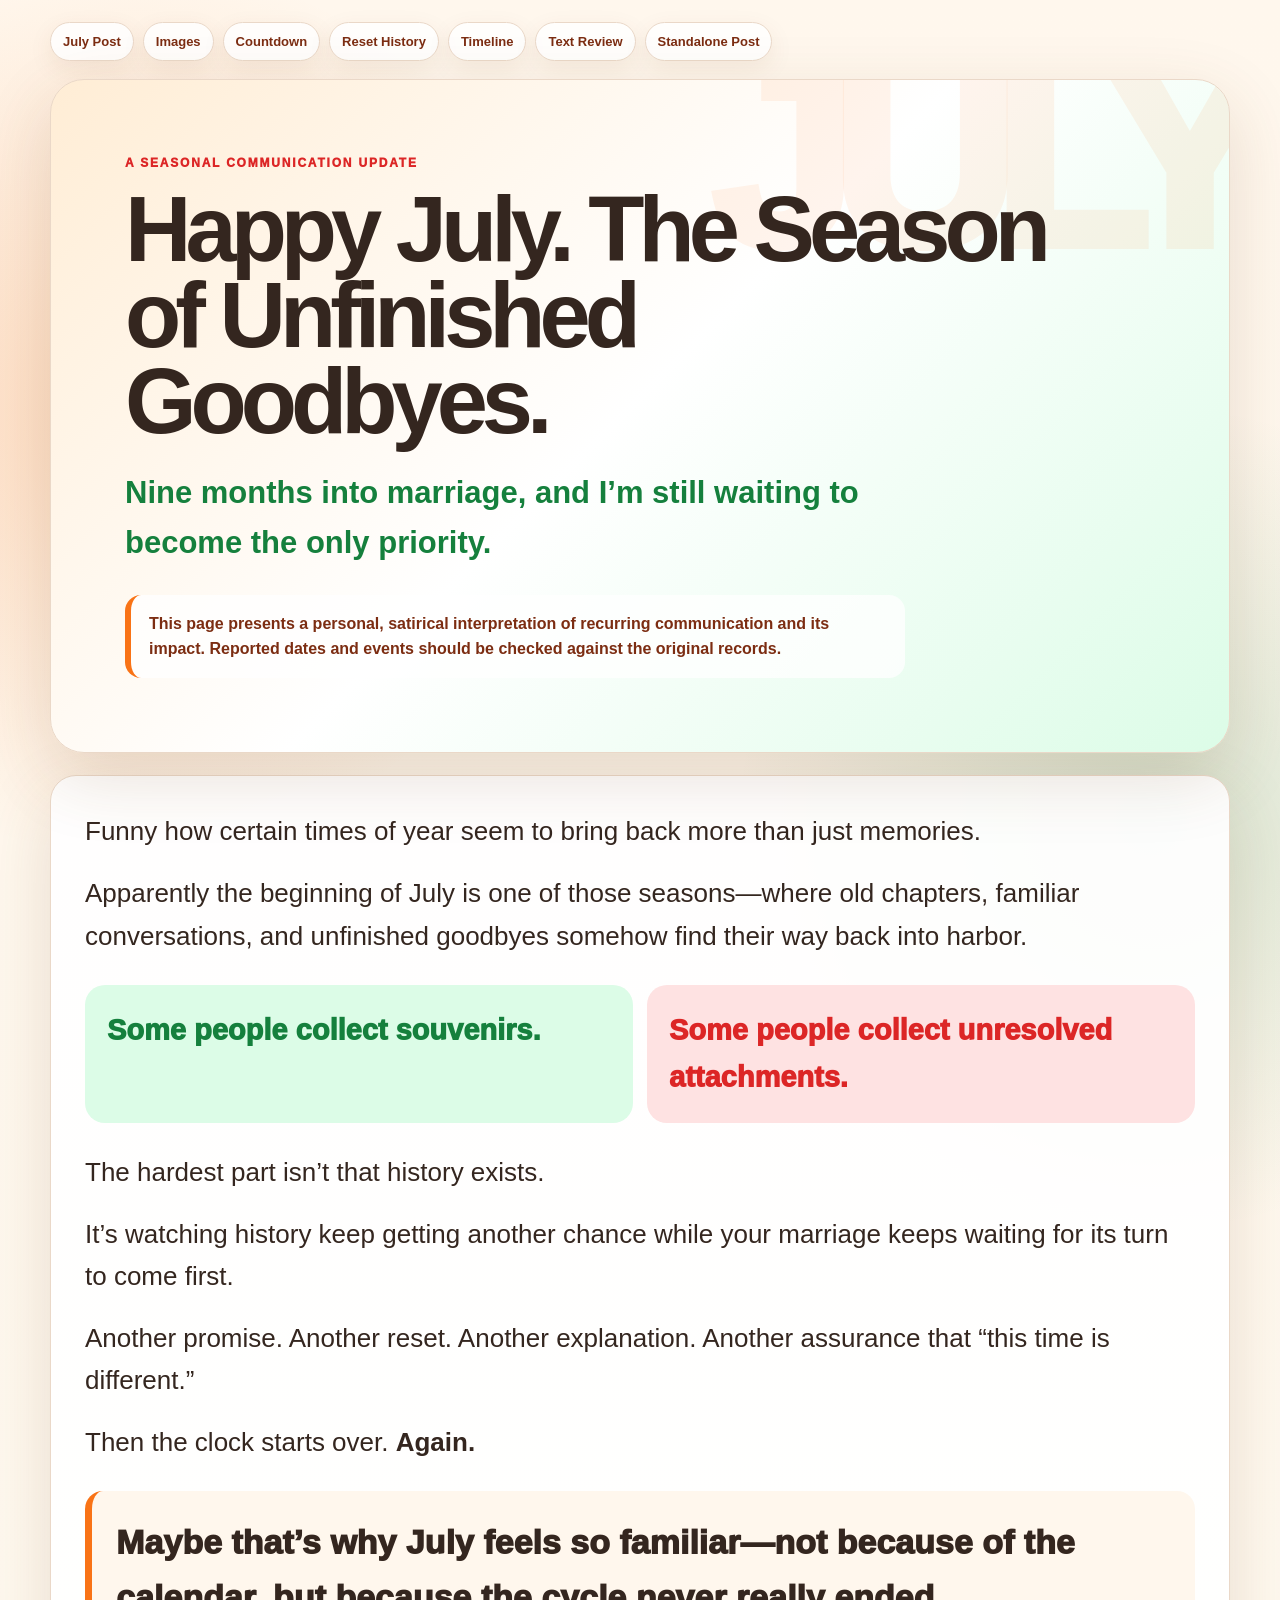
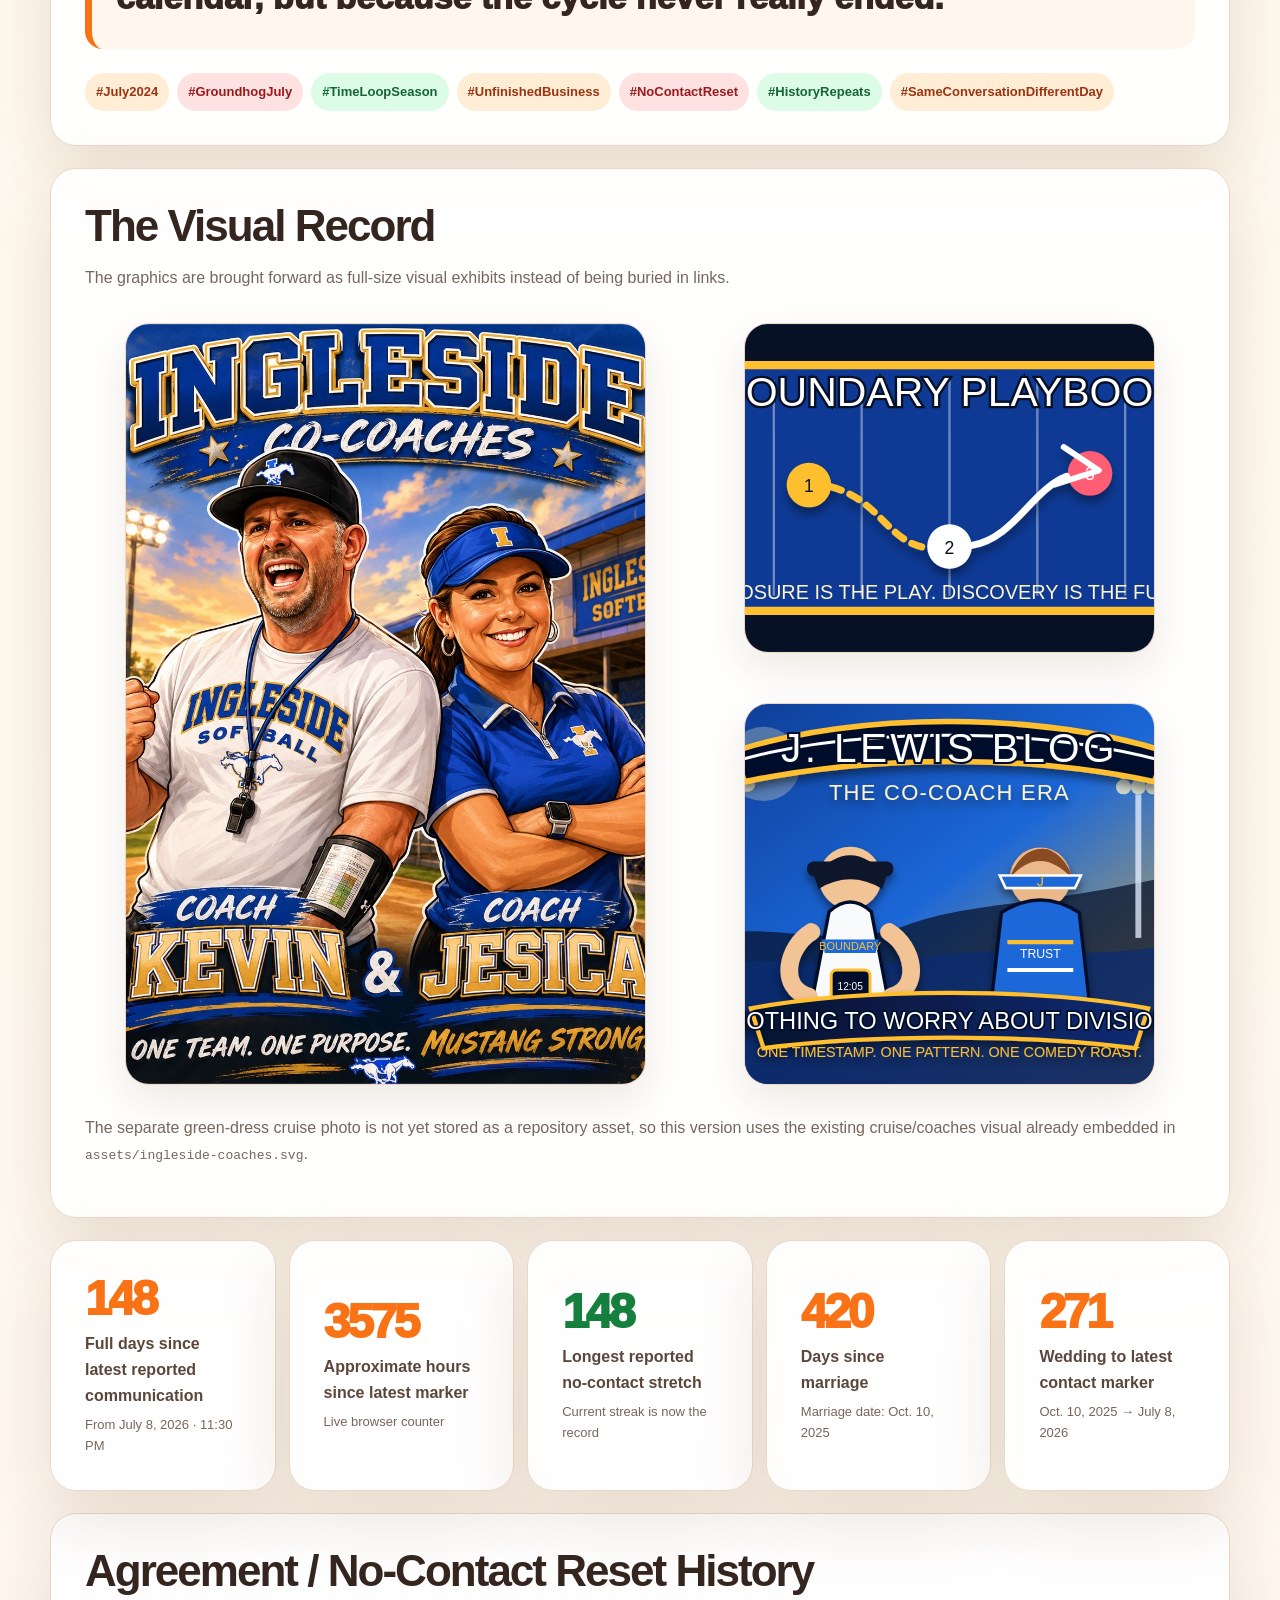
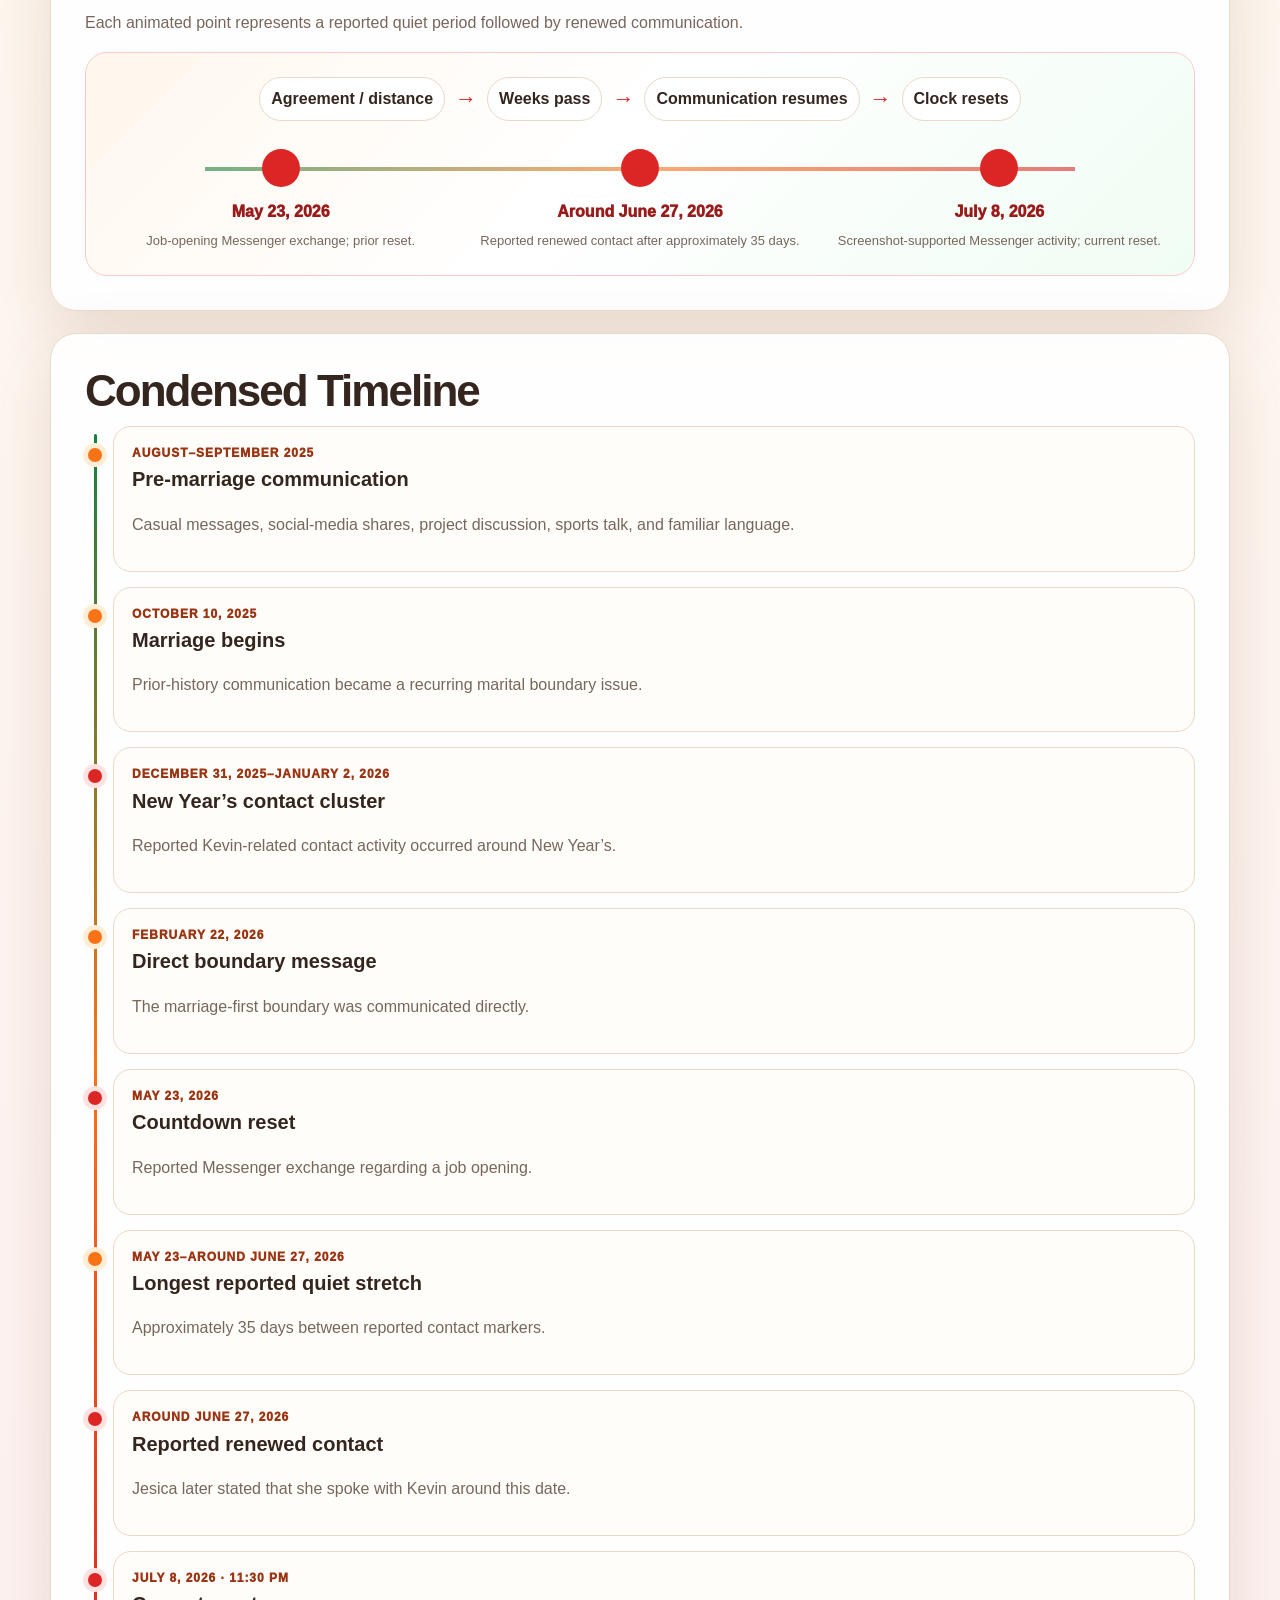
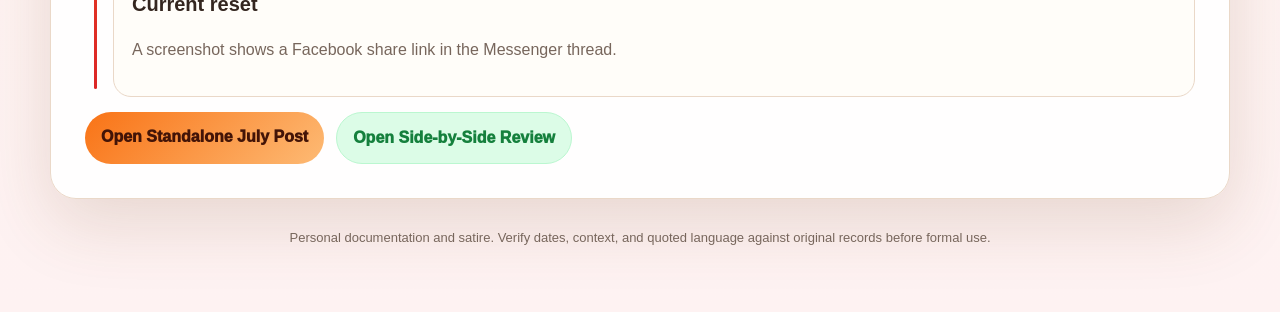
<file: index.html>
<!DOCTYPE html>
<html lang="en">
<head>
  <script async src="https://www.googletagmanager.com/gtag/js?id=G-VKFHMY0KLS"></script>
  <script>
    window.dataLayer = window.dataLayer || [];
    function gtag(){dataLayer.push(arguments);}
    gtag('js', new Date());
    gtag('config', 'G-VKFHMY0KLS');
  </script>
  <meta charset="utf-8" />
  <meta name="viewport" content="width=device-width, initial-scale=1" />
  <title>Happy July — The Season of Unfinished Goodbyes</title>
  <meta name="description" content="A satirical July reflection with a communication countdown, reset history, and visual timeline." />
  <style>
    :root{
      --cream:#fffaf0;--paper:#ffffff;--ink:#34261f;--muted:#77665c;
      --orange:#f97316;--orange-soft:#ffedd5;--red:#dc2626;--red-soft:#fee2e2;
      --green:#15803d;--green-soft:#dcfce7;--gold:#f59e0b;--line:#ead8c8;
      --shadow:0 24px 70px rgba(112,68,30,.16);--radius:26px
    }
    *{box-sizing:border-box}html{scroll-behavior:smooth}
    body{margin:0;color:var(--ink);font-family:-apple-system,BlinkMacSystemFont,"Segoe UI",Roboto,Helvetica,Arial,sans-serif;line-height:1.62;background:radial-gradient(circle at 10% 8%,rgba(249,115,22,.22),transparent 28rem),radial-gradient(circle at 90% 16%,rgba(21,128,61,.16),transparent 26rem),linear-gradient(180deg,#fff7ed 0%,var(--cream) 48%,#fef2f2 100%)}
    .wrap{width:min(1180px,calc(100% - 28px));margin:0 auto;padding:22px 0 64px}
    .topnav{display:flex;flex-wrap:wrap;gap:9px;margin:0 0 18px}.topnav a{text-decoration:none;color:#7c2d12;background:rgba(255,255,255,.84);border:1px solid var(--line);padding:8px 12px;border-radius:999px;font-size:13px;font-weight:850;box-shadow:0 8px 24px rgba(112,68,30,.08)}
    .hero{position:relative;overflow:hidden;border:1px solid var(--line);border-radius:34px;background:linear-gradient(135deg,var(--orange-soft),#fff 49%,var(--green-soft));box-shadow:var(--shadow);padding:clamp(30px,6vw,74px)}
    .hero:before{content:"JULY";position:absolute;right:-18px;top:-48px;font-size:clamp(120px,20vw,260px);font-weight:1000;letter-spacing:-.09em;color:rgba(249,115,22,.08);line-height:1}
    .eyebrow{position:relative;color:var(--red);font-size:12px;font-weight:950;letter-spacing:.15em;text-transform:uppercase;margin-bottom:14px}
    h1{position:relative;max-width:920px;margin:0;font-size:clamp(44px,8vw,92px);line-height:.93;letter-spacing:-.065em}
    .dek{position:relative;max-width:850px;margin:24px 0 0;color:var(--green);font-size:clamp(20px,3vw,31px);font-weight:850}
    .hero-note{position:relative;margin-top:26px;max-width:780px;padding:16px 18px;border-left:6px solid var(--orange);border-radius:16px;background:rgba(255,255,255,.78);font-weight:750;color:#7c2d12}
    section{margin-top:22px}.card{border:1px solid var(--line);border-radius:var(--radius);background:rgba(255,255,255,.93);box-shadow:var(--shadow);padding:clamp(20px,3vw,34px)}
    h2{margin:0 0 12px;font-size:clamp(27px,4vw,44px);letter-spacing:-.045em;line-height:1.05}h3{margin:0 0 8px;font-size:20px}.muted{color:var(--muted)}
    .post p{font-size:clamp(19px,2.2vw,26px);margin:0 0 20px}.pair{display:grid;grid-template-columns:1fr 1fr;gap:14px;margin:28px 0}.line-card{padding:22px;border-radius:20px;font-size:clamp(21px,2.5vw,29px);font-weight:950}.line-card:first-child{background:var(--green-soft);color:var(--green)}.line-card:last-child{background:var(--red-soft);color:var(--red)}
    .closing{margin:28px 0 0;padding:24px;border-left:7px solid var(--orange);border-radius:18px;background:#fff7ed;font-size:clamp(23px,3vw,34px);font-weight:950}
    .tags{display:flex;flex-wrap:wrap;gap:8px;margin-top:24px}.tag{padding:8px 11px;border-radius:999px;background:var(--orange-soft);color:#9a3412;font-size:13px;font-weight:900}.tag:nth-child(3n+2){background:var(--red-soft);color:#991b1b}.tag:nth-child(3n){background:var(--green-soft);color:#166534}
    .visual-grid{display:grid;grid-template-columns:1.1fr .9fr;gap:18px}.visual-main,.visual-stack{display:grid;gap:18px}.visual-frame{overflow:hidden;border:1px solid var(--line);border-radius:24px;background:#fff;box-shadow:0 16px 40px rgba(112,68,30,.12)}.visual-frame img{display:block;width:100%;height:100%;object-fit:cover}.visual-frame.tall{min-height:540px}.visual-stack .visual-frame{min-height:260px}.caption{padding:14px 16px;font-size:14px;color:var(--muted);font-weight:700}
    .count-grid{display:grid;grid-template-columns:repeat(5,minmax(0,1fr));gap:13px}.stat{min-height:150px;display:flex;flex-direction:column;justify-content:center}.num{font-size:48px;line-height:1;font-weight:1000;letter-spacing:-.07em;color:var(--orange)}.num.best{color:var(--green)}.label{margin-top:8px;color:#5b463b;font-weight:850}.sub{margin-top:5px;color:var(--muted);font-size:13px}
    .reset-stage{position:relative;overflow:hidden;padding:24px;border:1px solid #fecaca;border-radius:22px;background:linear-gradient(135deg,#fff7ed,#fff 46%,#f0fdf4)}
    .cycle-banner{display:flex;align-items:center;justify-content:center;gap:10px;flex-wrap:wrap;font-weight:900}.cycle-step{padding:8px 11px;border-radius:999px;background:#fff;border:1px solid var(--line)}.cycle-arrow{color:var(--red);font-size:22px;animation:blink 1.2s infinite alternate}
    .reset-track{position:relative;display:grid;grid-template-columns:repeat(3,1fr);gap:18px;margin-top:24px}.reset-track:before{content:"";position:absolute;left:9%;right:9%;top:22px;height:4px;background:linear-gradient(90deg,var(--green),var(--orange),var(--red));opacity:.6}.reset-node{position:relative;z-index:1;text-align:center;padding-top:54px}.reset-node:before{content:"";position:absolute;top:4px;left:50%;width:38px;height:38px;border-radius:50%;transform:translateX(-50%);background:var(--red);box-shadow:0 0 0 0 rgba(220,38,38,.45);animation:pulse 3.6s infinite}.reset-node:nth-child(2):before{animation-delay:1.2s}.reset-node:nth-child(3):before{animation-delay:2.4s}.reset-date{font-weight:950;color:#991b1b}.reset-note{margin-top:5px;color:var(--muted);font-size:13px}
    .timeline{position:relative;padding-left:28px}.timeline:before{content:"";position:absolute;left:9px;top:8px;bottom:8px;width:3px;background:linear-gradient(var(--green),var(--orange),var(--red));border-radius:99px}.event{position:relative;margin-bottom:15px;padding:17px 18px;border:1px solid var(--line);border-radius:18px;background:#fffdf9}.event:before{content:"";position:absolute;left:-26px;top:21px;width:14px;height:14px;border-radius:50%;background:var(--orange);box-shadow:0 0 0 5px #ffedd5}.event.red:before{background:var(--red);box-shadow:0 0 0 5px #fee2e2}.date{color:#9a3412;font-size:12px;font-weight:950;letter-spacing:.08em;text-transform:uppercase}
    .cta{display:flex;flex-wrap:wrap;gap:12px}.button{display:inline-flex;text-decoration:none;padding:12px 16px;border-radius:999px;font-weight:950}.button.primary{background:linear-gradient(135deg,var(--orange),#fdba74);color:#431407}.button.secondary{background:var(--green-soft);color:var(--green);border:1px solid #bbf7d0}
    .footer{text-align:center;color:var(--muted);font-size:13px;margin-top:28px}
    @keyframes pulse{0%,18%{box-shadow:0 0 0 0 rgba(220,38,38,.46);transform:translateX(-50%) scale(1)}42%{box-shadow:0 0 0 18px rgba(220,38,38,0);transform:translateX(-50%) scale(1.14)}65%,100%{box-shadow:0 0 0 0 rgba(220,38,38,0);transform:translateX(-50%) scale(1)}}@keyframes blink{from{opacity:.35;transform:translateX(-3px)}to{opacity:1;transform:translateX(3px)}}
    @media(max-width:980px){.count-grid{grid-template-columns:repeat(2,1fr)}.visual-grid{grid-template-columns:1fr}.visual-frame.tall{min-height:auto}.visual-frame.tall img{aspect-ratio:1/1}}
    @media(max-width:680px){.pair,.count-grid,.reset-track{grid-template-columns:1fr}.reset-track:before{left:20px;right:auto;top:10px;bottom:10px;width:4px;height:auto}.reset-node{text-align:left;padding:8px 0 18px 66px}.reset-node:before{left:20px;top:8px;transform:none}@keyframes pulse{0%,18%{box-shadow:0 0 0 0 rgba(220,38,38,.46);transform:scale(1)}42%{box-shadow:0 0 0 18px rgba(220,38,38,0);transform:scale(1.14)}65%,100%{box-shadow:0 0 0 0 rgba(220,38,38,0);transform:scale(1)}}}
  </style>
</head>
<body>
  <main class="wrap">
    <nav class="topnav"><a href="#post">July Post</a><a href="#visuals">Images</a><a href="#countdown">Countdown</a><a href="#reset-history">Reset History</a><a href="#timeline">Timeline</a><a href="side-by-side-txt-comms.html">Text Review</a><a href="nothing-to-worry-about.html">Standalone Post</a></nav>

    <header class="hero">
      <div class="eyebrow">A seasonal communication update</div>
      <h1>Happy July. The Season of Unfinished Goodbyes.</h1>
      <p class="dek">Nine months into marriage, and I’m still waiting to become the only priority.</p>
      <div class="hero-note">This page presents a personal, satirical interpretation of recurring communication and its impact. Reported dates and events should be checked against the original records.</div>
    </header>

    <section id="post" class="card post">
      <p>Funny how certain times of year seem to bring back more than just memories.</p>
      <p>Apparently the beginning of July is one of those seasons—where old chapters, familiar conversations, and unfinished goodbyes somehow find their way back into harbor.</p>
      <div class="pair"><div class="line-card">Some people collect souvenirs.</div><div class="line-card">Some people collect unresolved attachments.</div></div>
      <p>The hardest part isn’t that history exists.</p>
      <p>It’s watching history keep getting another chance while your marriage keeps waiting for its turn to come first.</p>
      <p>Another promise. Another reset. Another explanation. Another assurance that “this time is different.”</p>
      <p>Then the clock starts over. <strong>Again.</strong></p>
      <div class="closing">Maybe that’s why July feels so familiar—not because of the calendar, but because the cycle never really ended.</div>
      <div class="tags"><span class="tag">#July2024</span><span class="tag">#GroundhogJuly</span><span class="tag">#TimeLoopSeason</span><span class="tag">#UnfinishedBusiness</span><span class="tag">#NoContactReset</span><span class="tag">#HistoryRepeats</span><span class="tag">#SameConversationDifferentDay</span></div>
    </section>

    <section id="visuals" class="card">
      <h2>The Visual Record</h2>
      <p class="muted">The graphics are brought forward as full-size visual exhibits instead of being buried in links.</p>
      <div class="visual-grid">
        <div class="visual-main">
          <figure class="visual-frame tall"><img src="assets/ingleside-coaches.svg" alt="Ingleside co-coaches poster featuring Kevin and Jesica" /><figcaption class="caption">Ingleside coaches poster — a visual reference already preserved in the repository.</figcaption></figure>
        </div>
        <div class="visual-stack">
          <figure class="visual-frame"><img src="assets/boundary-playbook.svg" alt="Boundary playbook graphic" /><figcaption class="caption">Boundary Playbook — disclosure is the play; discovery is the fumble.</figcaption></figure>
          <figure class="visual-frame"><img src="assets/coach-poster.svg" alt="Coach poster graphic" /><figcaption class="caption">Supporting sports-poster artwork from the evidence page.</figcaption></figure>
        </div>
      </div>
      <p class="muted" style="margin-top:14px">The separate green-dress cruise photo is not yet stored as a repository asset, so this version uses the existing cruise/coaches visual already embedded in <code>assets/ingleside-coaches.svg</code>.</p>
    </section>

    <section id="countdown" class="count-grid">
      <div class="card stat"><div class="num" id="daysNoContact">0</div><div class="label">Full days since latest reported communication</div><div class="sub">From July 8, 2026 · 11:30 PM</div></div>
      <div class="card stat"><div class="num" id="hoursNoContact">0</div><div class="label">Approximate hours since latest marker</div><div class="sub">Live browser counter</div></div>
      <div class="card stat"><div class="num best" id="longestNoContact">35</div><div class="label">Longest reported no-contact stretch</div><div class="sub" id="longestNoContactDetail">Approx. May 23 → June 27, 2026</div></div>
      <div class="card stat"><div class="num" id="daysSinceWedding">0</div><div class="label">Days since marriage</div><div class="sub">Marriage date: Oct. 10, 2025</div></div>
      <div class="card stat"><div class="num">271</div><div class="label">Wedding to latest contact marker</div><div class="sub">Oct. 10, 2025 → July 8, 2026</div></div>
    </section>

    <section id="reset-history" class="card">
      <h2>Agreement / No-Contact Reset History</h2>
      <p class="muted">Each animated point represents a reported quiet period followed by renewed communication.</p>
      <div class="reset-stage">
        <div class="cycle-banner"><span class="cycle-step">Agreement / distance</span><span class="cycle-arrow">→</span><span class="cycle-step">Weeks pass</span><span class="cycle-arrow">→</span><span class="cycle-step">Communication resumes</span><span class="cycle-arrow">→</span><span class="cycle-step">Clock resets</span></div>
        <div class="reset-track">
          <div class="reset-node"><div class="reset-date">May 23, 2026</div><div class="reset-note">Job-opening Messenger exchange; prior reset.</div></div>
          <div class="reset-node"><div class="reset-date">Around June 27, 2026</div><div class="reset-note">Reported renewed contact after approximately 35 days.</div></div>
          <div class="reset-node"><div class="reset-date">July 8, 2026</div><div class="reset-note">Screenshot-supported Messenger activity; current reset.</div></div>
        </div>
      </div>
    </section>

    <section id="timeline" class="card">
      <h2>Condensed Timeline</h2>
      <div class="timeline">
        <article class="event"><div class="date">August–September 2025</div><h3>Pre-marriage communication</h3><p class="muted">Casual messages, social-media shares, project discussion, sports talk, and familiar language.</p></article>
        <article class="event"><div class="date">October 10, 2025</div><h3>Marriage begins</h3><p class="muted">Prior-history communication became a recurring marital boundary issue.</p></article>
        <article class="event red"><div class="date">December 31, 2025–January 2, 2026</div><h3>New Year’s contact cluster</h3><p class="muted">Reported Kevin-related contact activity occurred around New Year’s.</p></article>
        <article class="event"><div class="date">February 22, 2026</div><h3>Direct boundary message</h3><p class="muted">The marriage-first boundary was communicated directly.</p></article>
        <article class="event red"><div class="date">May 23, 2026</div><h3>Countdown reset</h3><p class="muted">Reported Messenger exchange regarding a job opening.</p></article>
        <article class="event"><div class="date">May 23–around June 27, 2026</div><h3>Longest reported quiet stretch</h3><p class="muted">Approximately 35 days between reported contact markers.</p></article>
        <article class="event red"><div class="date">Around June 27, 2026</div><h3>Reported renewed contact</h3><p class="muted">Jesica later stated that she spoke with Kevin around this date.</p></article>
        <article class="event red"><div class="date">July 8, 2026 · 11:30 PM</div><h3>Current reset</h3><p class="muted">A screenshot shows a Facebook share link in the Messenger thread.</p></article>
      </div>
      <div class="cta"><a class="button primary" href="nothing-to-worry-about.html">Open Standalone July Post</a><a class="button secondary" href="side-by-side-txt-comms.html">Open Side-by-Side Review</a></div>
    </section>

    <div class="footer">Personal documentation and satire. Verify dates, context, and quoted language against original records before formal use.</div>
  </main>
  <script>
    const latestContact=new Date("2026-07-08T23:30:00-05:00");
    const weddingDate=new Date("2025-10-10T00:00:00-05:00");
    const historicalLongestDays=35;
    function days(a,b){return Math.max(0,Math.floor((b-a)/86400000))}
    function hours(a,b){return Math.max(0,Math.floor((b-a)/3600000))}
    function update(){const now=new Date(),current=days(latestContact,now),longest=Math.max(historicalLongestDays,current);document.getElementById('daysNoContact').textContent=current;document.getElementById('hoursNoContact').textContent=hours(latestContact,now);document.getElementById('daysSinceWedding').textContent=days(weddingDate,now);document.getElementById('longestNoContact').textContent=longest;document.getElementById('longestNoContactDetail').textContent=current>historicalLongestDays?'Current streak is now the record':'Approx. May 23 → June 27, 2026'}
    update();setInterval(update,60000);
  </script>
</body>
</html>
</file>
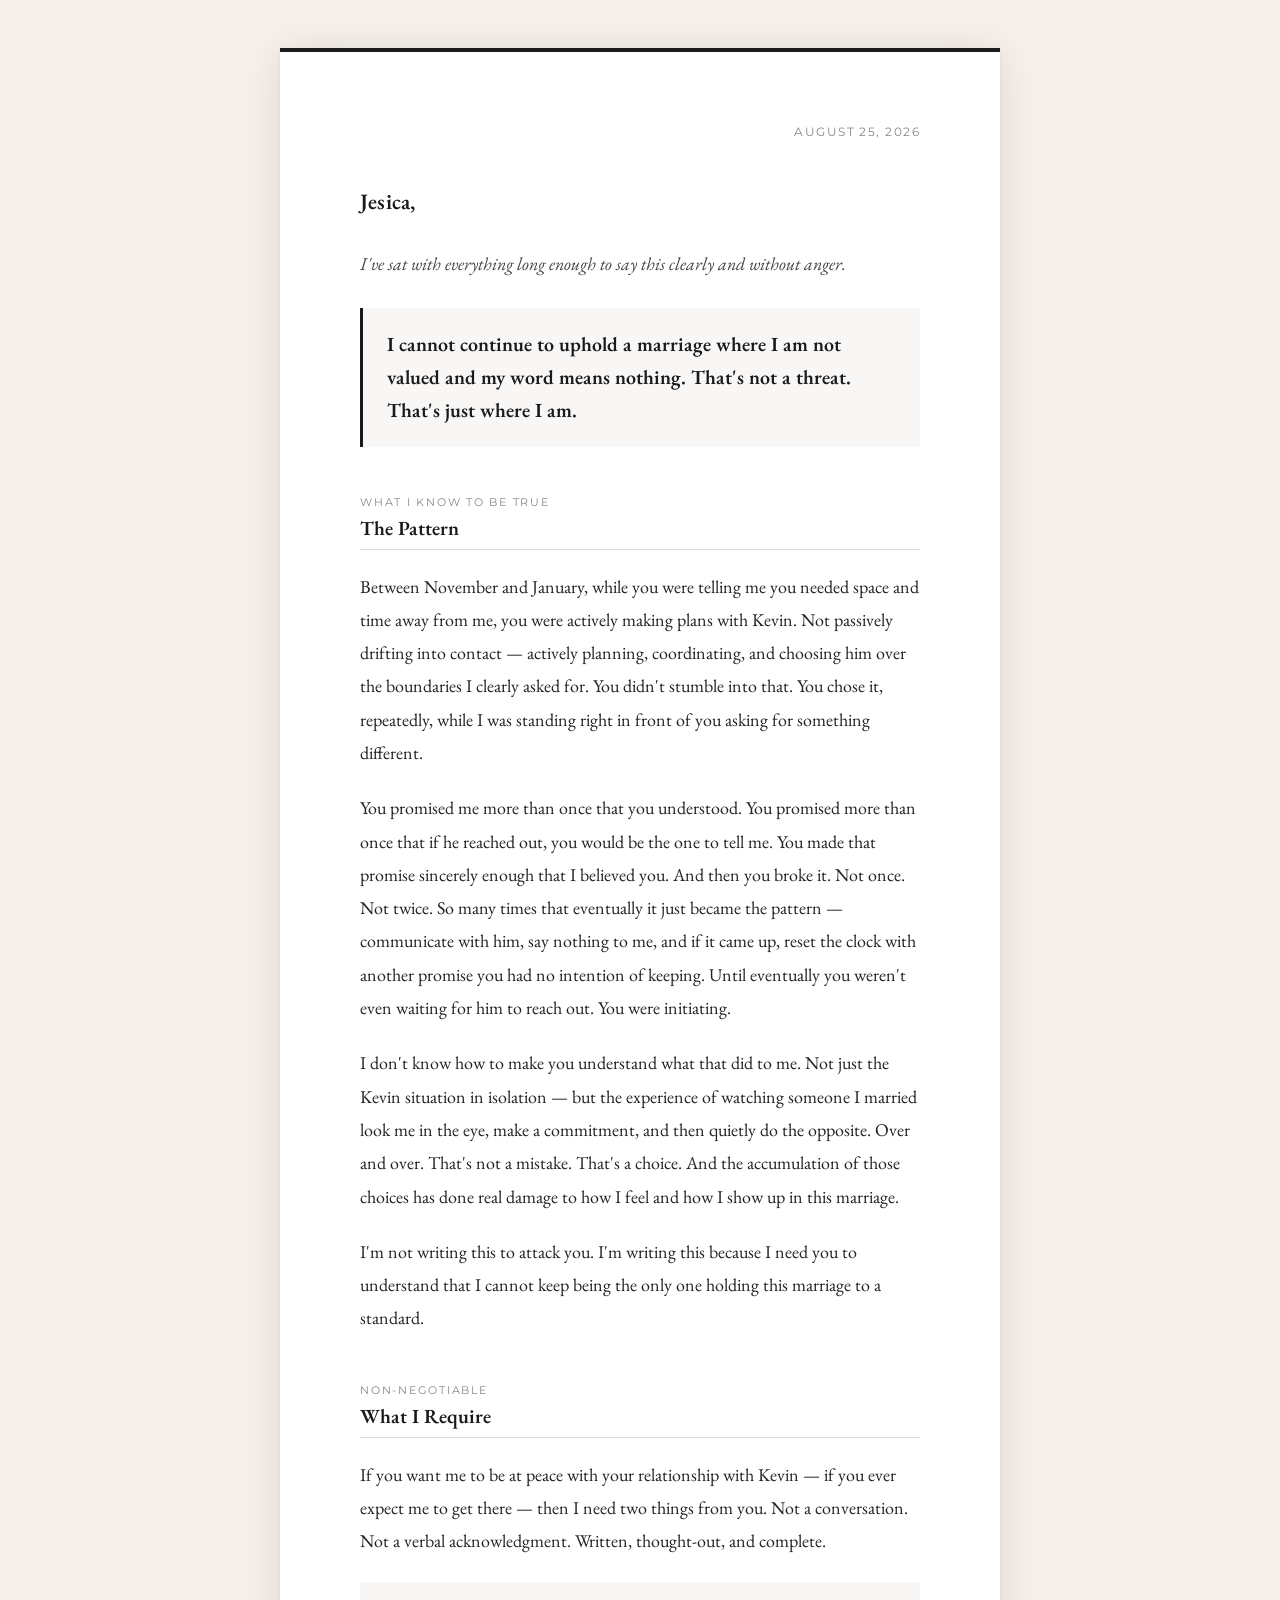
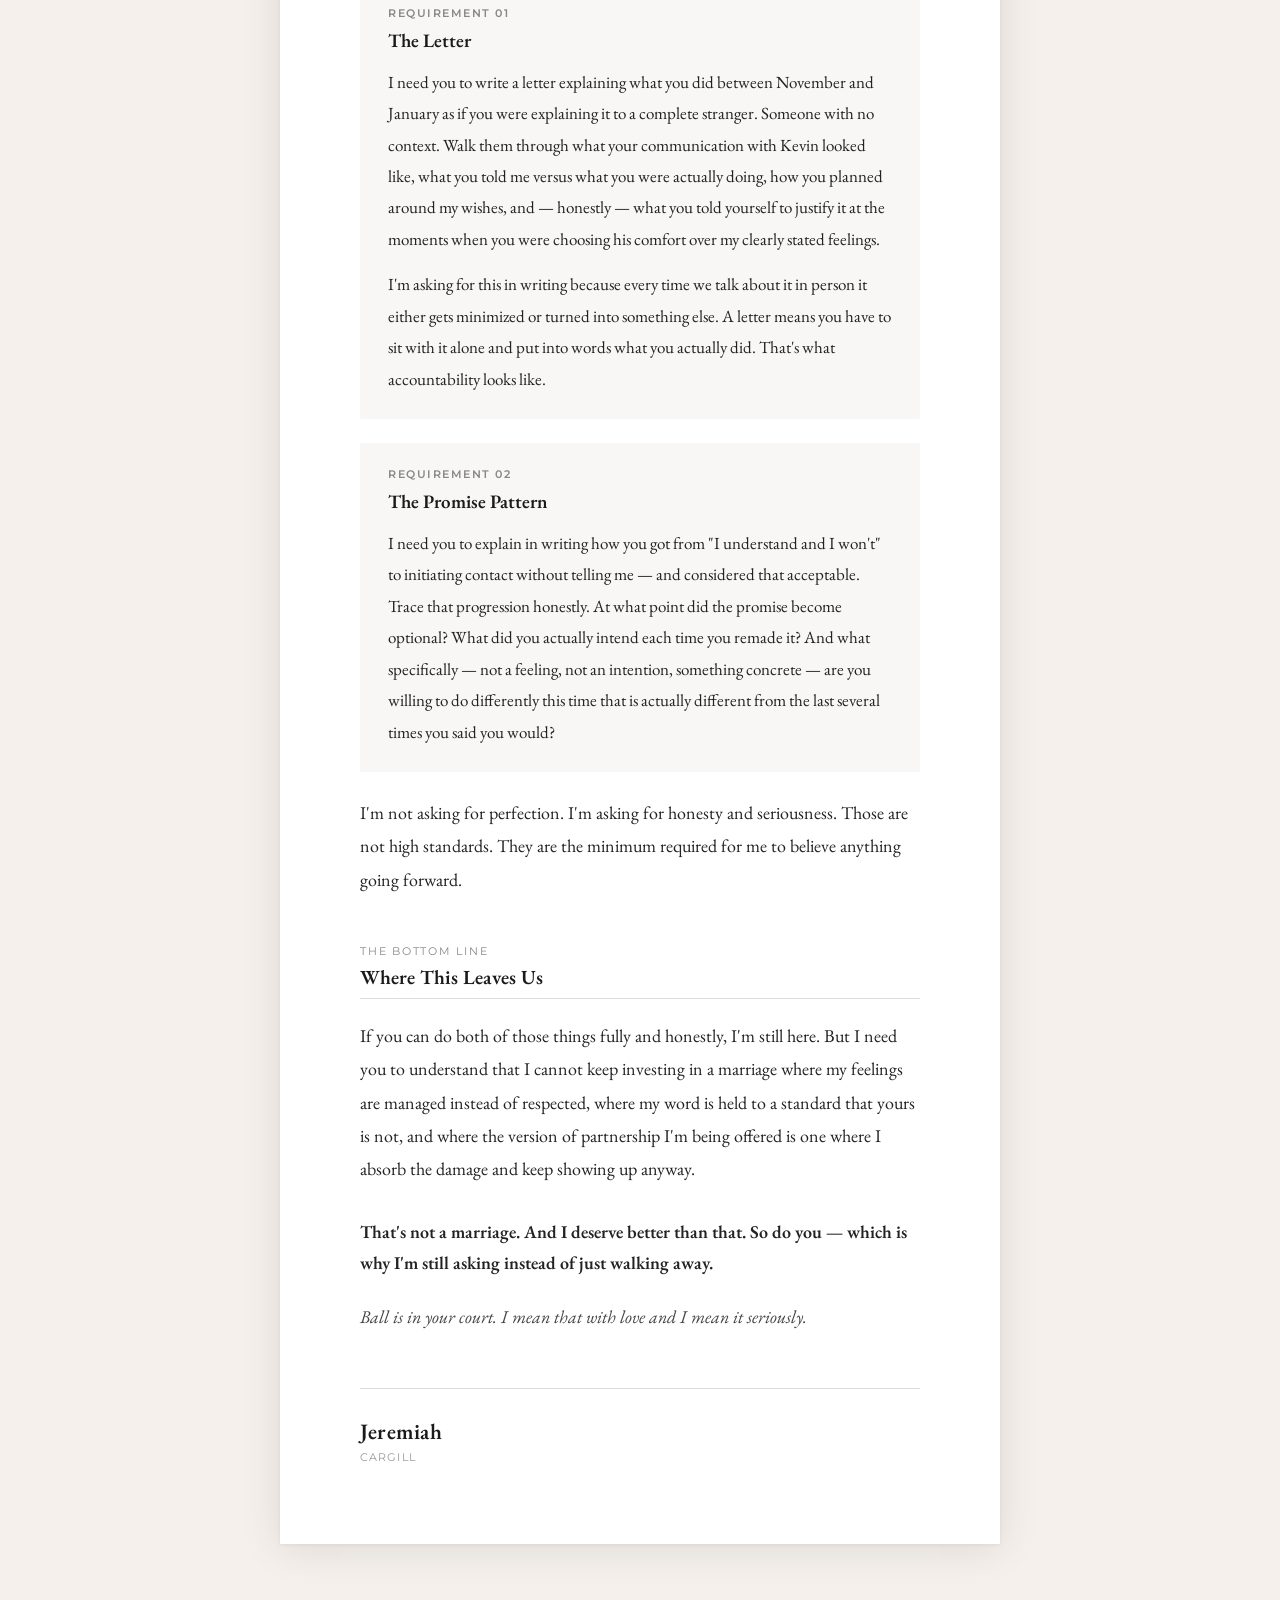
<file: jesica_letter.html>
<!DOCTYPE html>
<html lang="en">
<head>
  <meta charset="UTF-8" />
  <meta name="viewport" content="width=device-width, initial-scale=1.0"/>
  <title>A Letter — Jeremiah Cargill</title>
  <style>
    @import url('https://fonts.googleapis.com/css2?family=EB+Garamond:ital,wght@0,400;0,600;1,400&family=Montserrat:wght@400;600&display=swap');

    *, *::before, *::after { box-sizing: border-box; margin: 0; padding: 0; }

    body {
      background: #f5f0eb;
      min-height: 100vh;
      display: flex;
      align-items: flex-start;
      justify-content: center;
      padding: 48px 16px 80px;
      font-family: 'EB Garamond', Georgia, serif;
      color: #1a1a1a;
    }

    .page {
      background: #fff;
      max-width: 720px;
      width: 100%;
      padding: 72px 80px 80px;
      box-shadow: 0 4px 40px rgba(0,0,0,0.10), 0 1px 4px rgba(0,0,0,0.06);
      border-top: 4px solid #1a1a1a;
      position: relative;
    }

    .date {
      font-family: 'Montserrat', sans-serif;
      font-size: 12px;
      letter-spacing: 0.12em;
      color: #888;
      text-align: right;
      margin-bottom: 48px;
      text-transform: uppercase;
    }

    .salutation {
      font-size: 22px;
      font-weight: 600;
      margin-bottom: 32px;
      letter-spacing: 0.01em;
    }

    .opening {
      font-style: italic;
      font-size: 18px;
      color: #444;
      margin-bottom: 28px;
      line-height: 1.75;
    }

    .core-statement {
      font-size: 20px;
      font-weight: 600;
      line-height: 1.65;
      margin-bottom: 32px;
      padding: 20px 24px;
      border-left: 3px solid #1a1a1a;
      background: #f9f7f5;
    }

    .section-label {
      font-family: 'Montserrat', sans-serif;
      font-size: 11px;
      letter-spacing: 0.16em;
      text-transform: uppercase;
      color: #888;
      margin-bottom: 6px;
      margin-top: 48px;
    }

    h2 {
      font-size: 20px;
      font-weight: 600;
      margin-bottom: 20px;
      padding-bottom: 8px;
      border-bottom: 1px solid #e0dbd4;
    }

    p {
      font-size: 18px;
      line-height: 1.85;
      margin-bottom: 22px;
      color: #222;
    }

    .requirement {
      margin: 24px 0;
      padding: 24px 28px;
      background: #f9f7f5;
      border-radius: 2px;
    }

    .requirement-num {
      font-family: 'Montserrat', sans-serif;
      font-size: 11px;
      font-weight: 600;
      letter-spacing: 0.14em;
      text-transform: uppercase;
      color: #888;
      margin-bottom: 8px;
    }

    .requirement-title {
      font-size: 19px;
      font-weight: 600;
      margin-bottom: 14px;
    }

    .requirement p {
      font-size: 17px;
      margin-bottom: 14px;
    }

    .requirement p:last-child { margin-bottom: 0; }

    .closing-statement {
      font-size: 18px;
      font-weight: 600;
      line-height: 1.7;
      margin: 32px 0 22px;
    }

    .closing-italic {
      font-style: italic;
      font-size: 18px;
      color: #444;
      margin-bottom: 48px;
      line-height: 1.75;
    }

    .signature-block {
      margin-top: 56px;
      padding-top: 28px;
      border-top: 1px solid #e0dbd4;
    }

    .signature-name {
      font-size: 22px;
      font-weight: 600;
      letter-spacing: 0.01em;
    }

    .signature-sub {
      font-family: 'Montserrat', sans-serif;
      font-size: 11px;
      color: #999;
      letter-spacing: 0.1em;
      text-transform: uppercase;
      margin-top: 4px;
    }

    @media (max-width: 600px) {
      .page { padding: 40px 28px 48px; }
      p, .opening, .core-statement, .closing-statement, .closing-italic { font-size: 17px; }
    }
  </style>
</head>
<body>
  <div class="page">

    <div class="date">August 25, 2026</div>

    <div class="salutation">Jesica,</div>

    <p class="opening">I've sat with everything long enough to say this clearly and without anger.</p>

    <div class="core-statement">
      I cannot continue to uphold a marriage where I am not valued and my word means nothing. That's not a threat. That's just where I am.
    </div>

    <div class="section-label">What I know to be true</div>
    <h2>The Pattern</h2>

    <p>Between November and January, while you were telling me you needed space and time away from me, you were actively making plans with Kevin. Not passively drifting into contact — actively planning, coordinating, and choosing him over the boundaries I clearly asked for. You didn't stumble into that. You chose it, repeatedly, while I was standing right in front of you asking for something different.</p>

    <p>You promised me more than once that you understood. You promised more than once that if he reached out, you would be the one to tell me. You made that promise sincerely enough that I believed you. And then you broke it. Not once. Not twice. So many times that eventually it just became the pattern — communicate with him, say nothing to me, and if it came up, reset the clock with another promise you had no intention of keeping. Until eventually you weren't even waiting for him to reach out. You were initiating.</p>

    <p>I don't know how to make you understand what that did to me. Not just the Kevin situation in isolation — but the experience of watching someone I married look me in the eye, make a commitment, and then quietly do the opposite. Over and over. That's not a mistake. That's a choice. And the accumulation of those choices has done real damage to how I feel and how I show up in this marriage.</p>

    <p>I'm not writing this to attack you. I'm writing this because I need you to understand that I cannot keep being the only one holding this marriage to a standard.</p>

    <div class="section-label">Non-negotiable</div>
    <h2>What I Require</h2>

    <p>If you want me to be at peace with your relationship with Kevin — if you ever expect me to get there — then I need two things from you. Not a conversation. Not a verbal acknowledgment. Written, thought-out, and complete.</p>

    <div class="requirement">
      <div class="requirement-num">Requirement 01</div>
      <div class="requirement-title">The Letter</div>
      <p>I need you to write a letter explaining what you did between November and January as if you were explaining it to a complete stranger. Someone with no context. Walk them through what your communication with Kevin looked like, what you told me versus what you were actually doing, how you planned around my wishes, and — honestly — what you told yourself to justify it at the moments when you were choosing his comfort over my clearly stated feelings.</p>
      <p>I'm asking for this in writing because every time we talk about it in person it either gets minimized or turned into something else. A letter means you have to sit with it alone and put into words what you actually did. That's what accountability looks like.</p>
    </div>

    <div class="requirement">
      <div class="requirement-num">Requirement 02</div>
      <div class="requirement-title">The Promise Pattern</div>
      <p>I need you to explain in writing how you got from "I understand and I won't" to initiating contact without telling me — and considered that acceptable. Trace that progression honestly. At what point did the promise become optional? What did you actually intend each time you remade it? And what specifically — not a feeling, not an intention, something concrete — are you willing to do differently this time that is actually different from the last several times you said you would?</p>
    </div>

    <p>I'm not asking for perfection. I'm asking for honesty and seriousness. Those are not high standards. They are the minimum required for me to believe anything going forward.</p>

    <div class="section-label">The bottom line</div>
    <h2>Where This Leaves Us</h2>

    <p>If you can do both of those things fully and honestly, I'm still here. But I need you to understand that I cannot keep investing in a marriage where my feelings are managed instead of respected, where my word is held to a standard that yours is not, and where the version of partnership I'm being offered is one where I absorb the damage and keep showing up anyway.</p>

    <p class="closing-statement">That's not a marriage. And I deserve better than that. So do you — which is why I'm still asking instead of just walking away.</p>

    <p class="closing-italic">Ball is in your court. I mean that with love and I mean it seriously.</p>

    <div class="signature-block">
      <div class="signature-name">Jeremiah</div>
      <div class="signature-sub">Cargill</div>
    </div>

  </div>
</body>
</html>
</file>
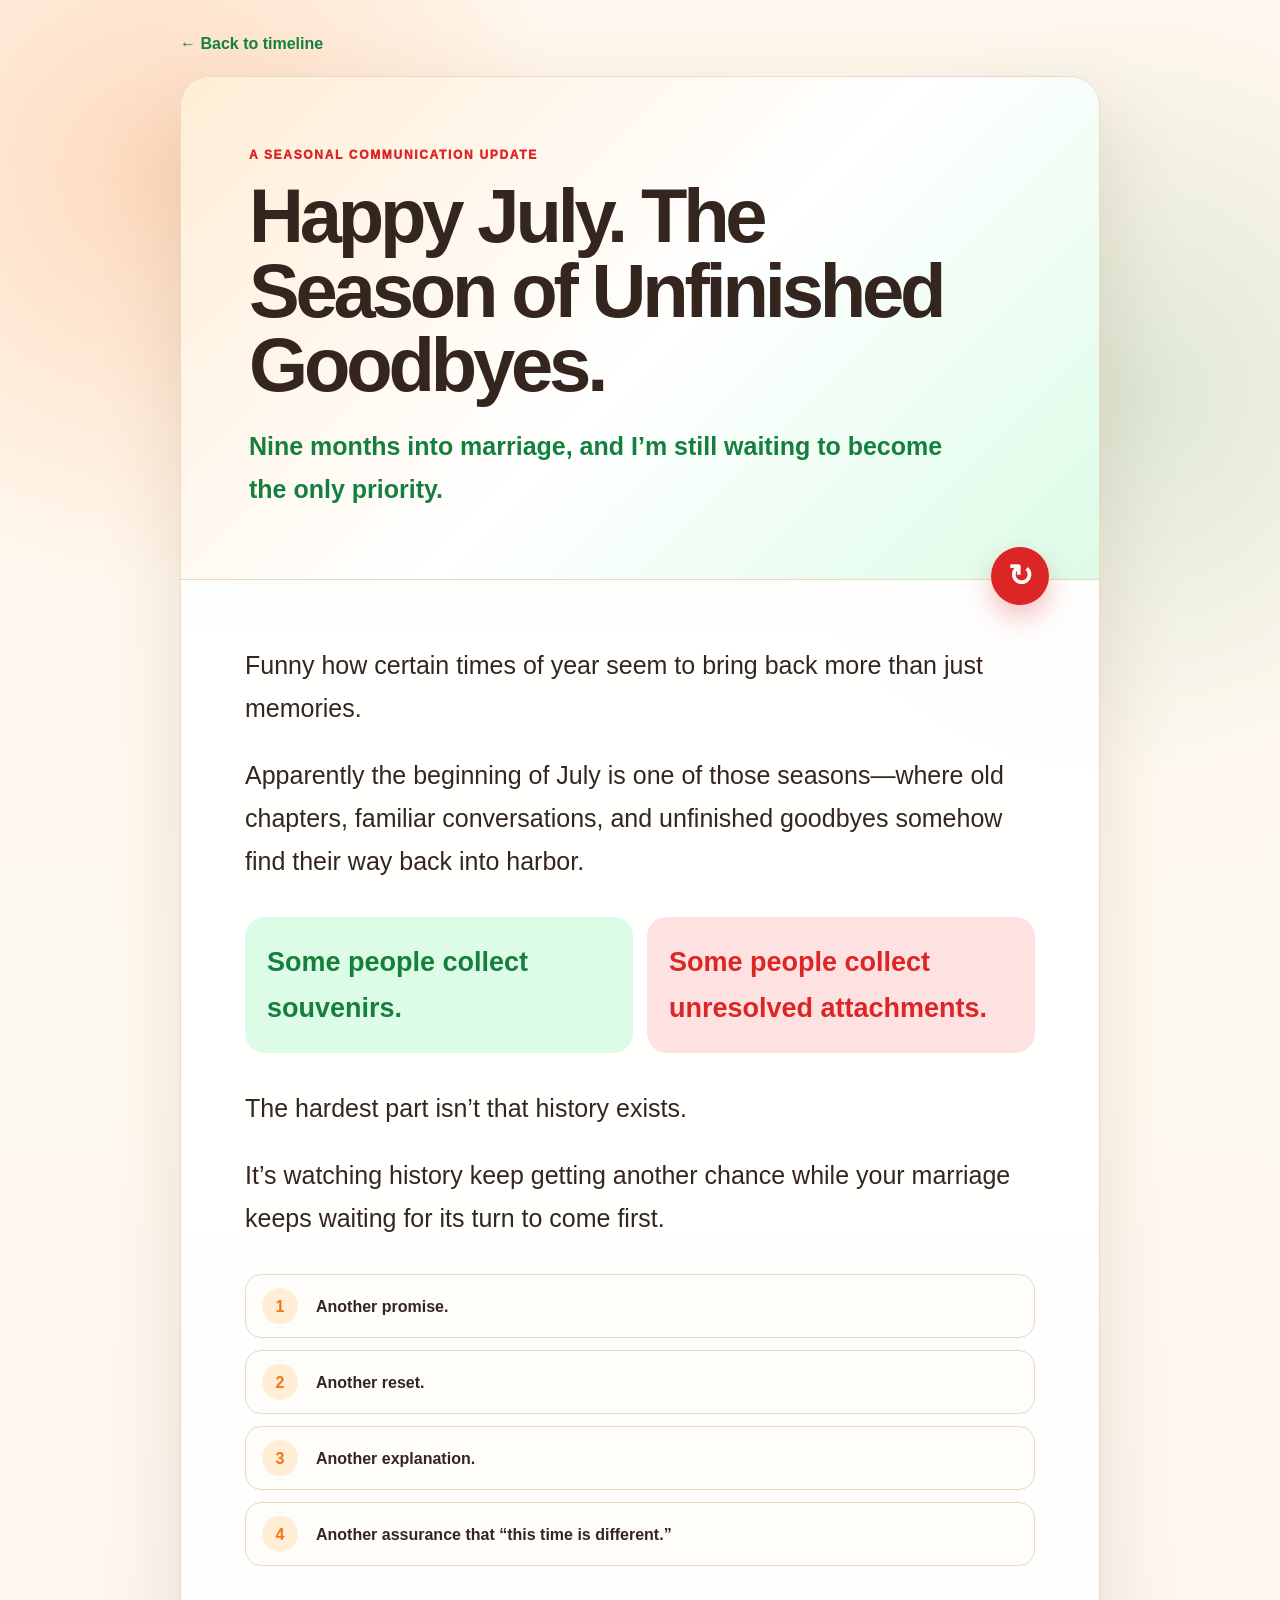
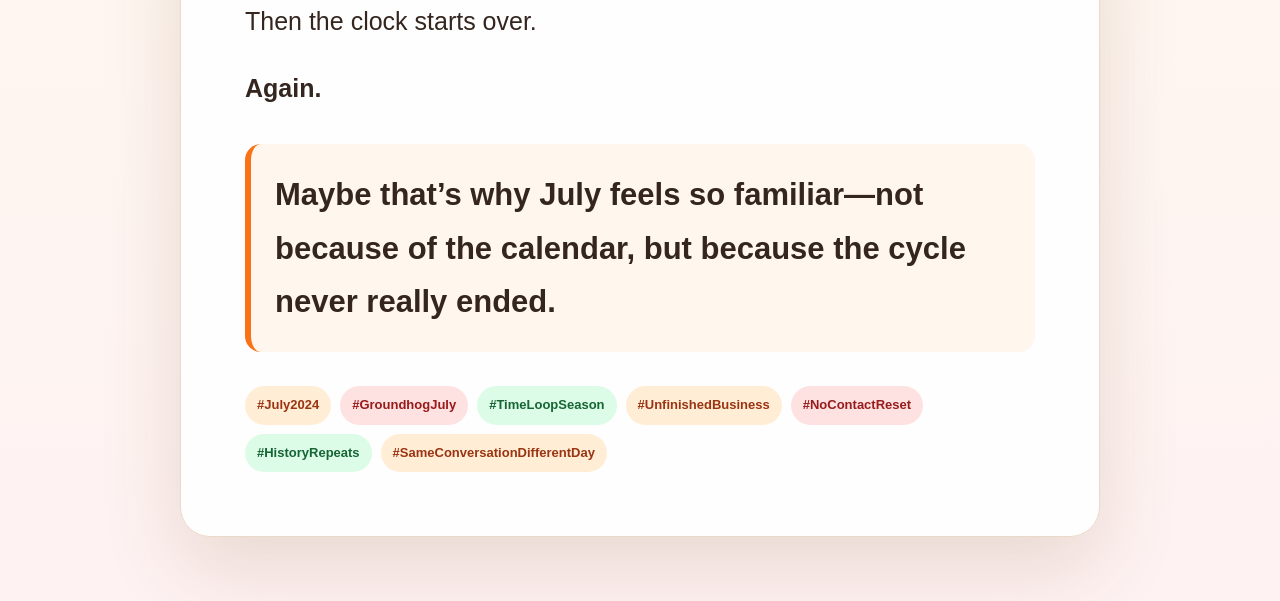
<file: nothing-to-worry-about.html>
<!DOCTYPE html>
<html lang="en">
<head>
  <!-- Google tag (gtag.js) -->
  <script async src="https://www.googletagmanager.com/gtag/js?id=G-VKFHMY0KLS"></script>
  <script>
    window.dataLayer = window.dataLayer || [];
    function gtag(){dataLayer.push(arguments);}
    gtag('js', new Date());
    gtag('config', 'G-VKFHMY0KLS');
  </script>
  <meta charset="utf-8" />
  <meta name="viewport" content="width=device-width, initial-scale=1" />
  <title>Happy July — The Season of Unfinished Goodbyes</title>
  <meta name="description" content="A satirical reflection on recurring communication, unfinished goodbyes, and the countdown resetting again." />
  <style>
    :root {
      --cream: #fffaf0;
      --paper: #ffffff;
      --ink: #34261f;
      --muted: #75645a;
      --orange: #f97316;
      --soft-orange: #ffedd5;
      --red: #dc2626;
      --soft-red: #fee2e2;
      --green: #15803d;
      --soft-green: #dcfce7;
      --line: #ead8c8;
    }
    * { box-sizing: border-box; }
    body {
      margin: 0;
      min-height: 100vh;
      background:
        radial-gradient(circle at 12% 8%, rgba(249,115,22,.22), transparent 26rem),
        radial-gradient(circle at 88% 18%, rgba(21,128,61,.14), transparent 24rem),
        linear-gradient(180deg, #fff7ed 0%, var(--cream) 48%, #fef2f2 100%);
      color: var(--ink);
      font-family: -apple-system, BlinkMacSystemFont, "Segoe UI", Roboto, Helvetica, Arial, sans-serif;
      line-height: 1.72;
    }
    .wrap { width: min(920px, calc(100% - 30px)); margin: 0 auto; padding: 30px 0 64px; }
    .back {
      display: inline-flex;
      align-items: center;
      gap: 8px;
      margin-bottom: 18px;
      color: var(--green);
      text-decoration: none;
      font-weight: 850;
    }
    article {
      overflow: hidden;
      border: 1px solid var(--line);
      border-radius: 30px;
      background: rgba(255,255,255,.93);
      box-shadow: 0 30px 80px rgba(120,72,30,.16);
    }
    .hero {
      position: relative;
      padding: clamp(30px, 6vw, 68px);
      background: linear-gradient(135deg, var(--soft-orange), #fff 52%, var(--soft-green));
      border-bottom: 1px solid var(--line);
    }
    .hero:after {
      content: "↻";
      position: absolute;
      right: clamp(18px, 5vw, 50px);
      bottom: -26px;
      width: 58px;
      height: 58px;
      display: grid;
      place-items: center;
      border-radius: 50%;
      background: var(--red);
      color: #fff;
      font-size: 30px;
      font-weight: 900;
      box-shadow: 0 12px 26px rgba(220,38,38,.28);
      animation: resetSpin 5s ease-in-out infinite;
    }
    .eyebrow {
      color: var(--red);
      font-size: 12px;
      font-weight: 950;
      letter-spacing: .14em;
      text-transform: uppercase;
      margin-bottom: 14px;
    }
    h1 {
      margin: 0;
      max-width: 760px;
      font-size: clamp(40px, 7vw, 76px);
      line-height: .98;
      letter-spacing: -.055em;
    }
    .dek {
      margin: 22px 0 0;
      max-width: 720px;
      color: var(--green);
      font-size: clamp(18px, 2.5vw, 25px);
      font-weight: 800;
    }
    .content { padding: clamp(30px, 6vw, 64px); }
    p { margin: 0 0 24px; font-size: clamp(19px, 2.2vw, 25px); }
    .pair {
      margin: 34px 0;
      display: grid;
      grid-template-columns: 1fr 1fr;
      gap: 14px;
    }
    .line-card {
      padding: 22px;
      border-radius: 20px;
      font-size: clamp(20px, 2.5vw, 27px);
      font-weight: 900;
    }
    .line-card:first-child { background: var(--soft-green); color: var(--green); }
    .line-card:last-child { background: var(--soft-red); color: var(--red); }
    .reset-list {
      margin: 34px 0;
      display: grid;
      gap: 12px;
    }
    .reset-row {
      display: grid;
      grid-template-columns: 42px 1fr;
      align-items: center;
      gap: 12px;
      padding: 13px 16px;
      border: 1px solid var(--line);
      border-radius: 16px;
      background: #fffdf9;
      font-weight: 800;
    }
    .reset-row span:first-child {
      display: grid;
      place-items: center;
      width: 36px;
      height: 36px;
      border-radius: 50%;
      background: var(--soft-orange);
      color: var(--orange);
    }
    .closing {
      margin-top: 34px;
      padding: 24px;
      border-left: 6px solid var(--orange);
      border-radius: 16px;
      background: #fff7ed;
      font-size: clamp(22px, 3vw, 31px);
      font-weight: 900;
    }
    .tags { display: flex; flex-wrap: wrap; gap: 9px; margin-top: 34px; }
    .tag {
      padding: 8px 12px;
      border-radius: 999px;
      background: var(--soft-orange);
      color: #9a3412;
      font-size: 13px;
      font-weight: 900;
    }
    .tag:nth-child(3n+2) { background: var(--soft-red); color: #991b1b; }
    .tag:nth-child(3n) { background: var(--soft-green); color: #166534; }
    @keyframes resetSpin {
      0%, 70%, 100% { transform: rotate(0deg) scale(1); }
      82% { transform: rotate(-28deg) scale(1.06); }
      92% { transform: rotate(360deg) scale(1.12); }
    }
    @media (max-width: 680px) {
      .pair { grid-template-columns: 1fr; }
      .hero:after { width: 50px; height: 50px; bottom: -22px; }
    }
  </style>
</head>
<body>
  <div class="wrap">
    <a class="back" href="index.html">← Back to timeline</a>
    <article>
      <header class="hero">
        <div class="eyebrow">A seasonal communication update</div>
        <h1>Happy July. The Season of Unfinished Goodbyes.</h1>
        <p class="dek">Nine months into marriage, and I’m still waiting to become the only priority.</p>
      </header>

      <main class="content">
        <p>Funny how certain times of year seem to bring back more than just memories.</p>
        <p>Apparently the beginning of July is one of those seasons—where old chapters, familiar conversations, and unfinished goodbyes somehow find their way back into harbor.</p>

        <div class="pair">
          <div class="line-card">Some people collect souvenirs.</div>
          <div class="line-card">Some people collect unresolved attachments.</div>
        </div>

        <p>The hardest part isn’t that history exists.</p>
        <p>It’s watching history keep getting another chance while your marriage keeps waiting for its turn to come first.</p>

        <div class="reset-list">
          <div class="reset-row"><span>1</span><div>Another promise.</div></div>
          <div class="reset-row"><span>2</span><div>Another reset.</div></div>
          <div class="reset-row"><span>3</span><div>Another explanation.</div></div>
          <div class="reset-row"><span>4</span><div>Another assurance that “this time is different.”</div></div>
        </div>

        <p>Then the clock starts over.</p>
        <p><strong>Again.</strong></p>

        <div class="closing">Maybe that’s why July feels so familiar—not because of the calendar, but because the cycle never really ended.</div>

        <div class="tags">
          <span class="tag">#July2024</span>
          <span class="tag">#GroundhogJuly</span>
          <span class="tag">#TimeLoopSeason</span>
          <span class="tag">#UnfinishedBusiness</span>
          <span class="tag">#NoContactReset</span>
          <span class="tag">#HistoryRepeats</span>
          <span class="tag">#SameConversationDifferentDay</span>
        </div>
      </main>
    </article>
  </div>
</body>
</html>
</file>
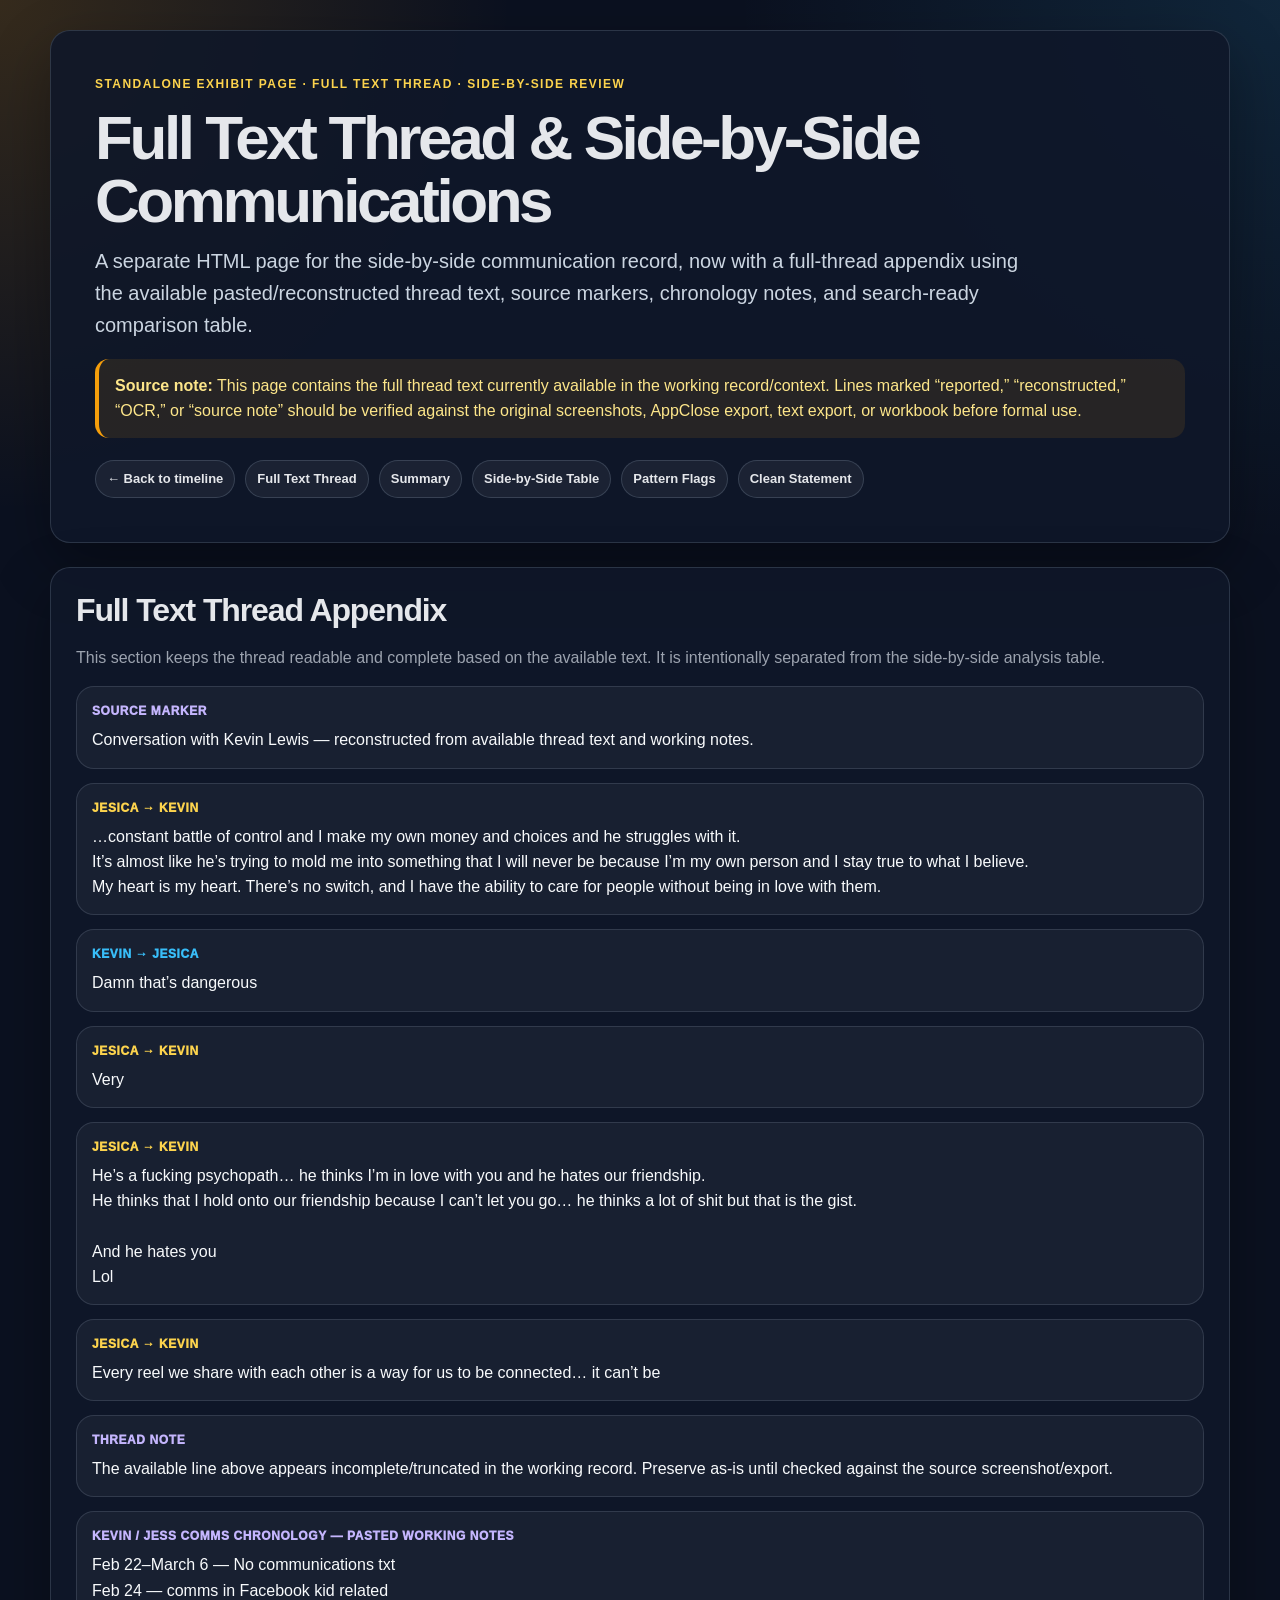
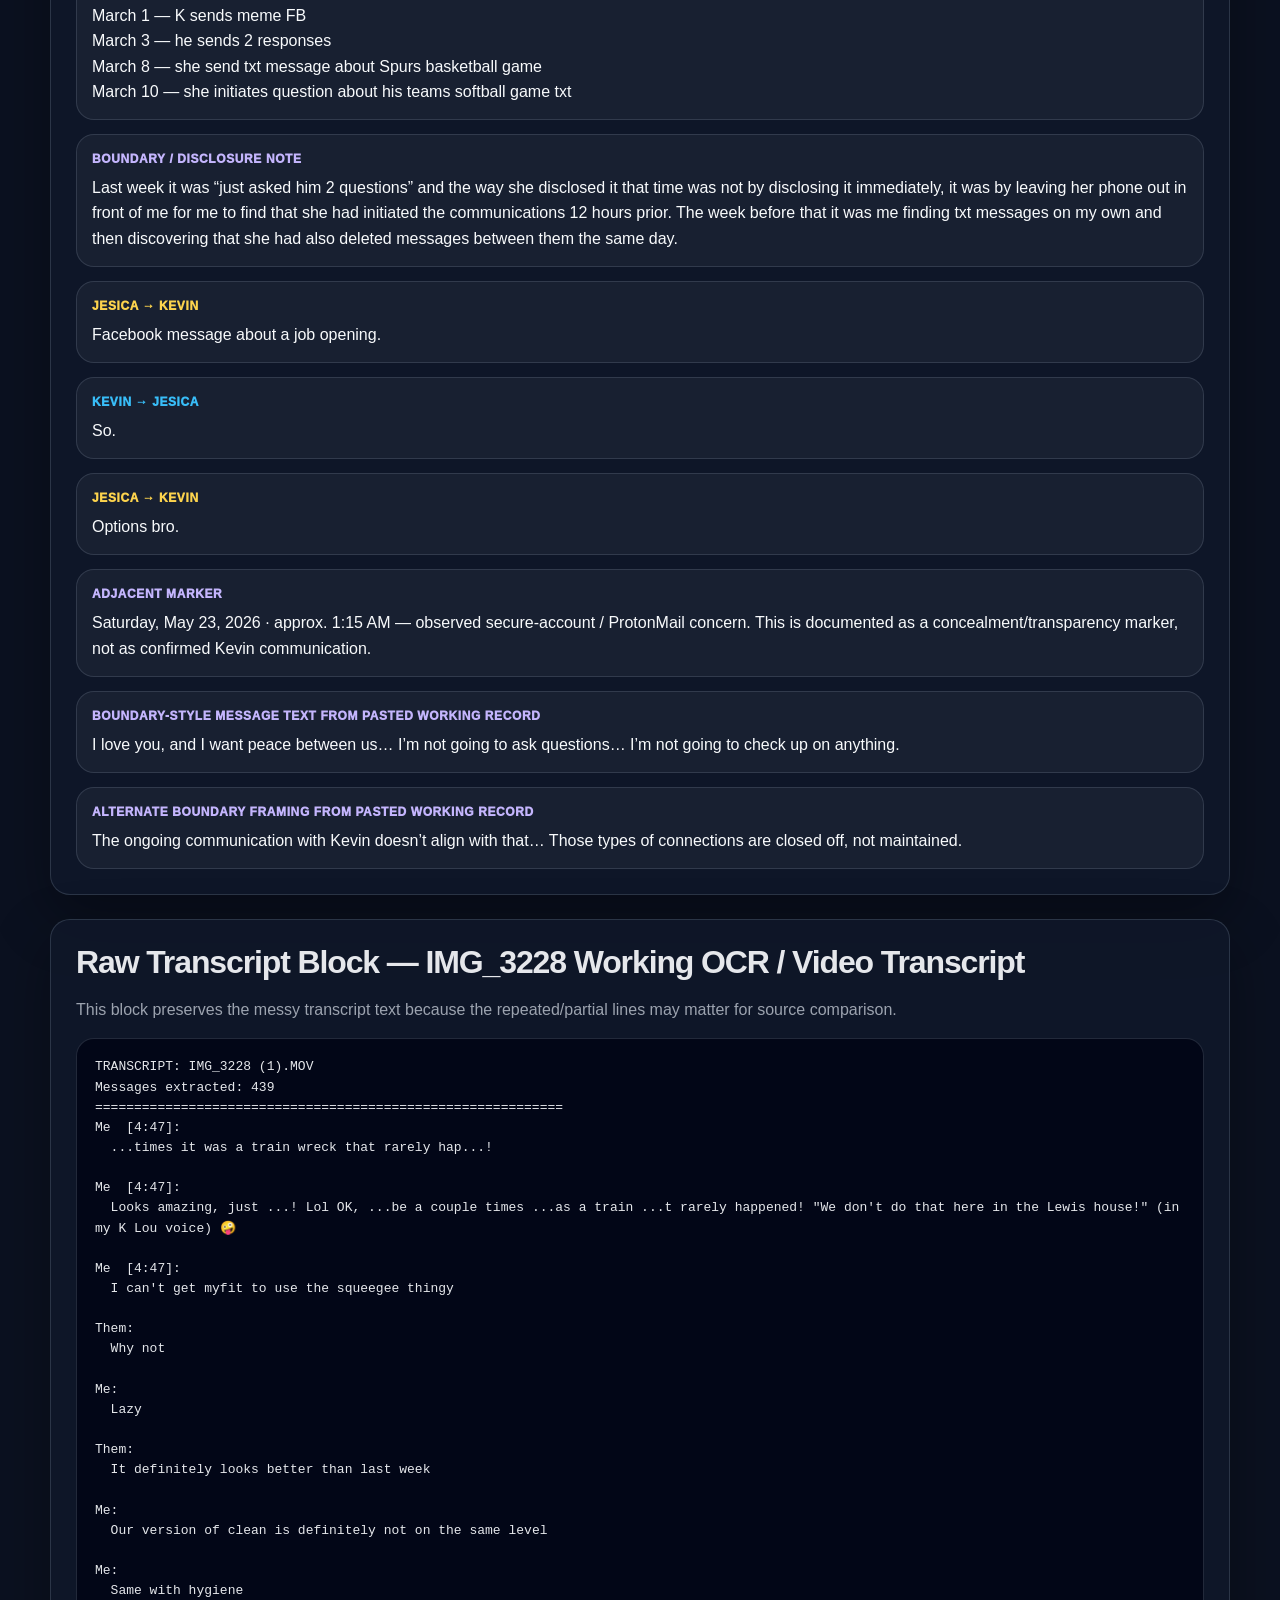
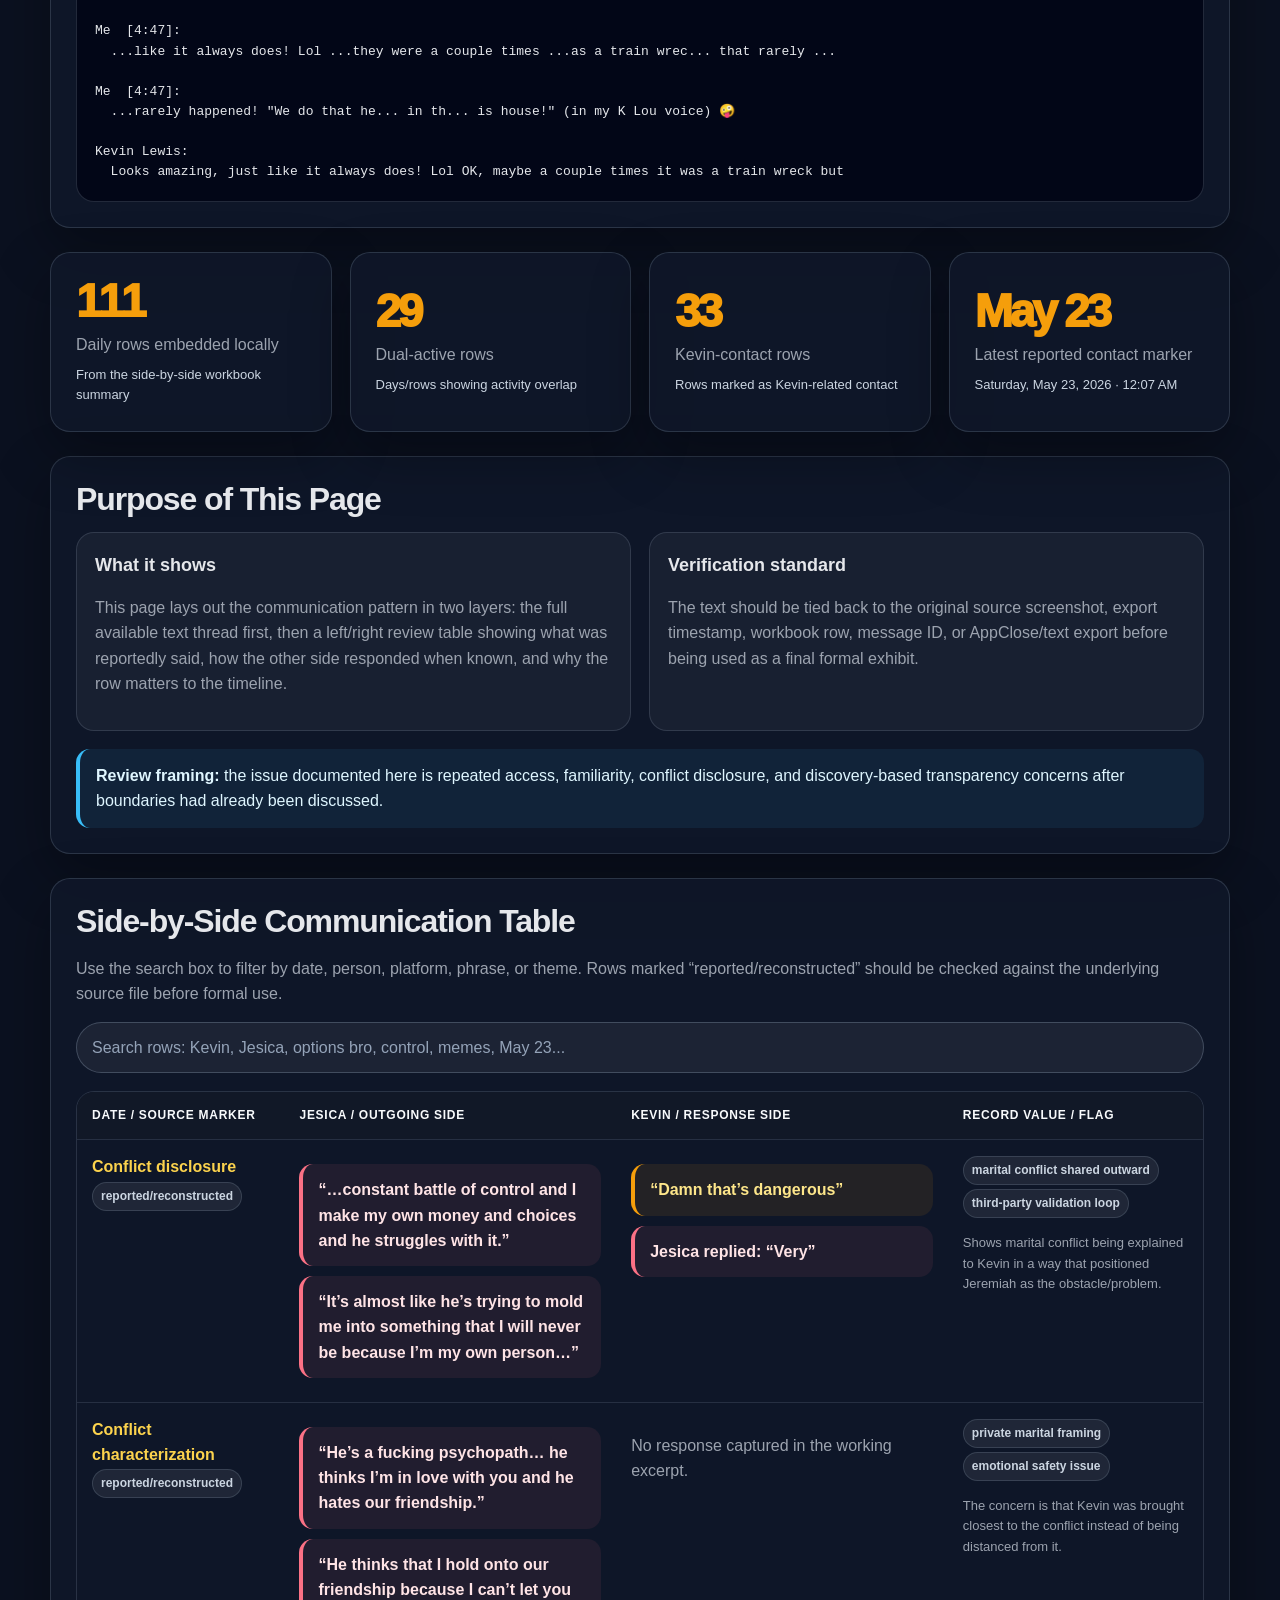
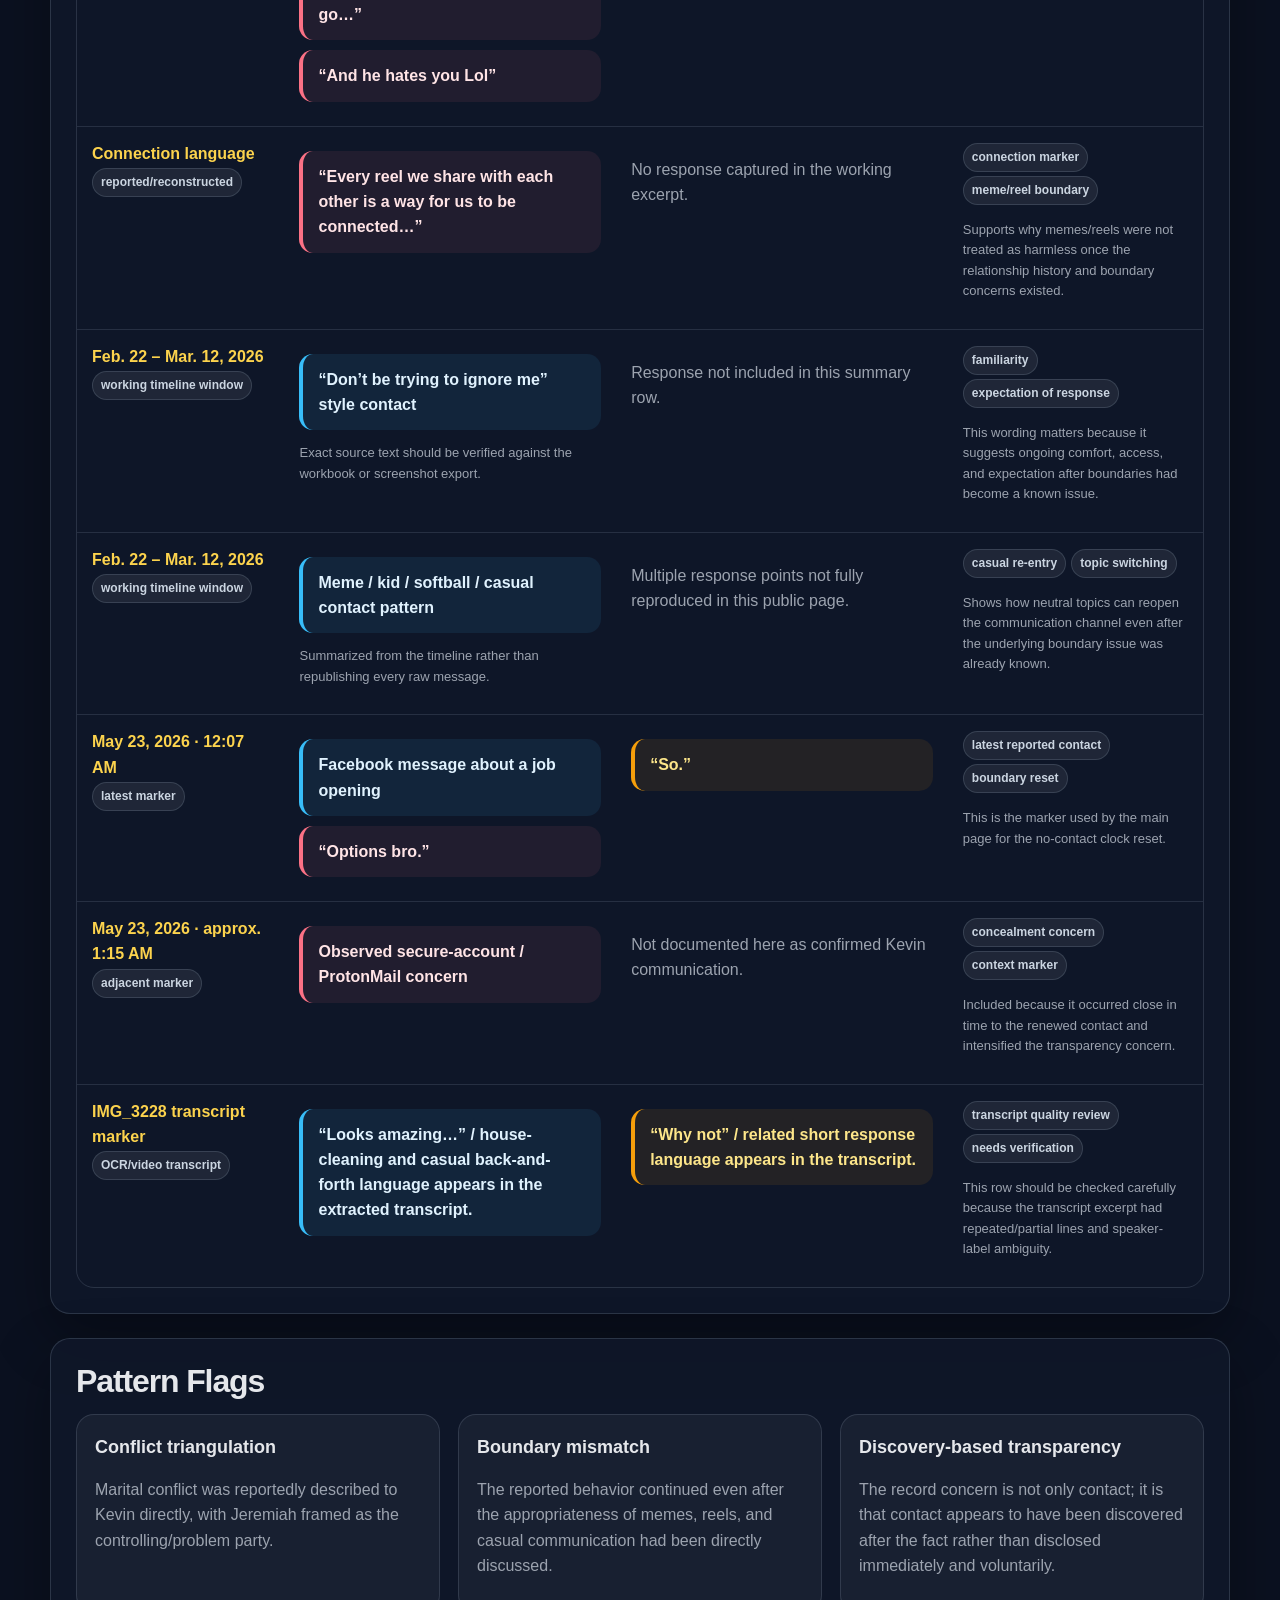
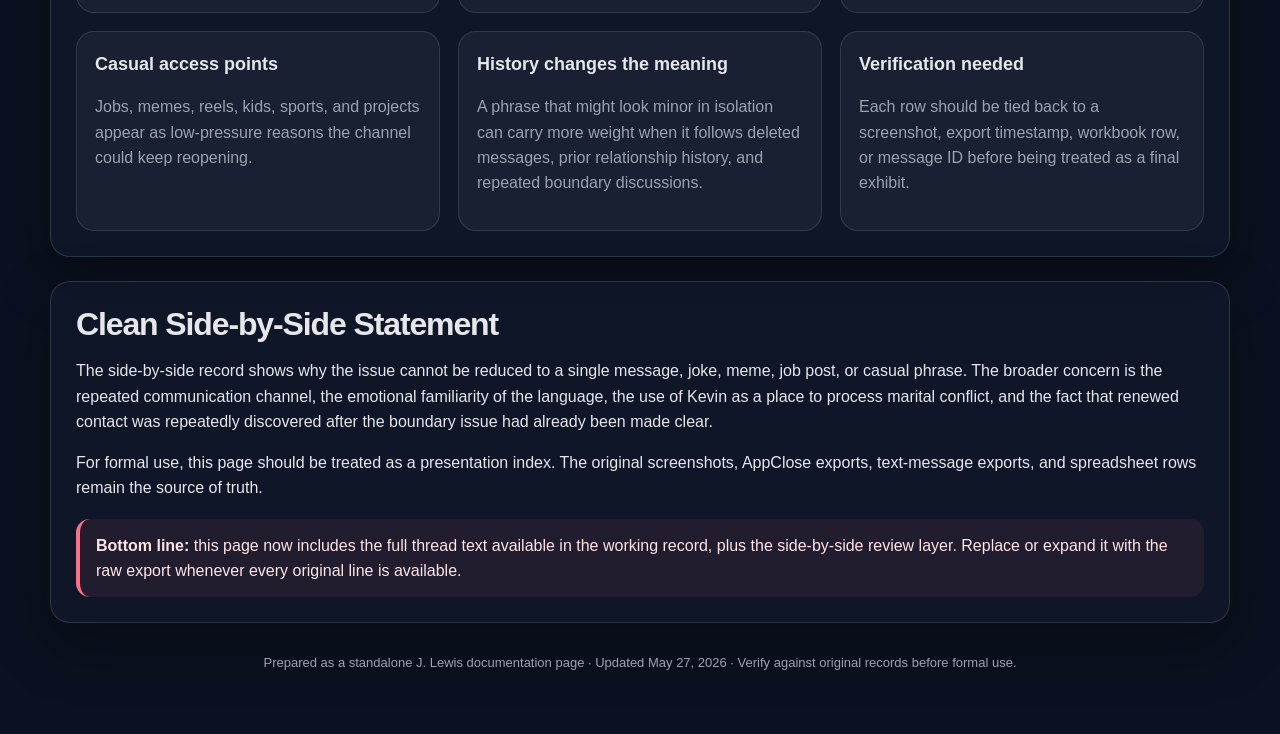
<file: side-by-side-txt-comms.html>
<!DOCTYPE html>
<html lang="en">
<head>
  <!-- Google tag (gtag.js) -->
  <script async src="https://www.googletagmanager.com/gtag/js?id=G-VKFHMY0KLS"></script>
  <script>
    window.dataLayer = window.dataLayer || [];
    function gtag(){dataLayer.push(arguments);}
    gtag('js', new Date());
    gtag('config', 'G-VKFHMY0KLS');
  </script>
  <meta charset="utf-8" />
  <meta name="viewport" content="width=device-width, initial-scale=1" />
  <title>Full Text Thread | J. Lewis Documentation</title>
  <meta name="description" content="Standalone full text thread and side-by-side communication page for the J. Lewis documentation timeline." />
  <style>
    :root{--bg:#0b1120;--panel:#111827;--text:#e5e7eb;--muted:#9ca3af;--line:#334155;--accent:#f59e0b;--blue:#38bdf8;--red:#fb7185;--green:#34d399;--radius:20px}
    *{box-sizing:border-box}html{scroll-behavior:smooth}body{margin:0;font-family:-apple-system,BlinkMacSystemFont,"Segoe UI",Roboto,Helvetica,Arial,sans-serif;background:radial-gradient(circle at top left,rgba(245,158,11,.18),transparent 32rem),radial-gradient(circle at top right,rgba(56,189,248,.12),transparent 34rem),var(--bg);color:var(--text);line-height:1.58}.wrap{width:min(1180px,calc(100% - 30px));margin:0 auto;padding:30px 0 60px}header,.card{background:rgba(15,23,42,.88);border:1px solid rgba(148,163,184,.22);border-radius:var(--radius);box-shadow:0 22px 60px rgba(0,0,0,.33)}header{padding:clamp(26px,4vw,44px)}.eyebrow{color:#fcd34d;text-transform:uppercase;letter-spacing:.12em;font-weight:900;font-size:12px;margin-bottom:12px}h1{font-size:clamp(34px,5vw,62px);line-height:1.02;letter-spacing:-.055em;margin:0 0 14px}h2{font-size:clamp(23px,3vw,32px);letter-spacing:-.035em;line-height:1.12;margin:0 0 14px}h3{font-size:18px;margin:0 0 8px}.subtitle{color:#cbd5e1;font-size:clamp(16px,2vw,20px);max-width:940px;margin:0}.notice,.callout{margin-top:18px;padding:14px 16px;border-radius:14px;border-left:4px solid var(--accent);background:rgba(245,158,11,.1);color:#fde68a}.callout.blue{border-color:var(--blue);background:rgba(56,189,248,.08);color:#dff6ff}.callout.red{border-color:var(--red);background:rgba(251,113,133,.08);color:#ffe4e6}.nav{display:flex;flex-wrap:wrap;gap:10px;margin-top:22px}.nav a,.pill{text-decoration:none;color:var(--text);border:1px solid rgba(148,163,184,.24);background:rgba(255,255,255,.055);border-radius:999px;padding:8px 11px;font-size:13px;font-weight:800}.nav a:hover{border-color:rgba(245,158,11,.7);color:#fde68a}section{margin-top:24px}.card{padding:clamp(18px,2.3vw,25px)}.grid{display:grid;gap:18px}.grid.two{grid-template-columns:repeat(2,minmax(0,1fr))}.grid.three{grid-template-columns:repeat(3,minmax(0,1fr))}.grid.four{grid-template-columns:repeat(4,minmax(0,1fr))}@media(max-width:900px){.grid.two,.grid.three,.grid.four{grid-template-columns:1fr}}.stat{min-height:136px;display:flex;flex-direction:column;justify-content:center;gap:8px}.num{font-size:46px;line-height:1;font-weight:950;letter-spacing:-.07em;color:var(--accent)}.label,.muted{color:var(--muted)}.sub{color:#cbd5e1;font-size:13px}.analysis-box{border:1px solid rgba(148,163,184,.20);border-radius:18px;background:rgba(255,255,255,.043);padding:18px}.analysis-box strong{color:#fff}.quote{margin:10px 0;padding:13px 15px;border-left:4px solid var(--blue);background:rgba(56,189,248,.09);border-radius:14px;color:#e0f2fe;font-size:16px;font-weight:740}.quote.warning{border-color:var(--red);background:rgba(251,113,133,.08);color:#ffe4e6}.quote.neutral{border-color:var(--accent);background:rgba(245,158,11,.09);color:#fde68a}.toolbar{display:flex;gap:10px;flex-wrap:wrap;margin-top:16px}.toolbar input{flex:1;min-width:260px;border:1px solid rgba(148,163,184,.32);border-radius:999px;background:rgba(255,255,255,.06);color:#fff;padding:12px 15px;font:inherit}.toolbar input::placeholder{color:#94a3b8}.table-wrap{overflow-x:auto;border-radius:18px;border:1px solid rgba(148,163,184,.20);margin-top:18px}table{width:100%;border-collapse:collapse;min-width:980px}th,td{text-align:left;padding:14px 15px;border-bottom:1px solid rgba(148,163,184,.18);vertical-align:top}th{position:sticky;top:0;background:#111827;color:#f8fafc;text-transform:uppercase;letter-spacing:.06em;font-size:12px;z-index:1}tr:last-child td{border-bottom:0}td:nth-child(1){width:15%;color:#fcd34d;font-weight:900}td:nth-child(2),td:nth-child(3){width:26%}td:nth-child(4){width:20%}.tag{display:inline-block;margin:2px 5px 2px 0;padding:4px 8px;border-radius:999px;background:rgba(255,255,255,.07);border:1px solid rgba(148,163,184,.22);font-size:12px;color:#cbd5e1;font-weight:800}.thread{display:grid;gap:14px}.msg{border:1px solid rgba(148,163,184,.20);border-radius:18px;background:rgba(255,255,255,.043);padding:15px}.msg .speaker{font-weight:950;color:#fcd34d;margin-bottom:6px;text-transform:uppercase;letter-spacing:.05em;font-size:12px}.msg.kevin .speaker{color:#38bdf8}.msg.note .speaker{color:#c4b5fd}.msg .body{white-space:pre-wrap;font-size:16px;color:#f8fafc}.rawbox{white-space:pre-wrap;overflow-x:auto;border:1px solid rgba(148,163,184,.22);border-radius:18px;background:#020617;color:#e5e7eb;padding:18px;font-family:ui-monospace,SFMono-Regular,Menlo,Monaco,Consolas,"Liberation Mono","Courier New",monospace;font-size:13px;line-height:1.55}.footer{margin-top:30px;text-align:center;color:var(--muted);font-size:13px}.small{font-size:13px}.empty{display:none;margin-top:14px;color:#fecaca;font-weight:800}@media(max-width:720px){.toolbar input{min-width:100%}h1{letter-spacing:-.04em}}
  </style>
</head>
<body>
  <main class="wrap">
    <header>
      <div class="eyebrow">Standalone exhibit page · full text thread · side-by-side review</div>
      <h1>Full Text Thread & Side-by-Side Communications</h1>
      <p class="subtitle">A separate HTML page for the side-by-side communication record, now with a full-thread appendix using the available pasted/reconstructed thread text, source markers, chronology notes, and search-ready comparison table.</p>
      <div class="notice"><strong>Source note:</strong> This page contains the full thread text currently available in the working record/context. Lines marked “reported,” “reconstructed,” “OCR,” or “source note” should be verified against the original screenshots, AppClose export, text export, or workbook before formal use.</div>
      <nav class="nav">
        <a href="index.html">← Back to timeline</a>
        <a href="#full-thread">Full Text Thread</a>
        <a href="#summary">Summary</a>
        <a href="#side-by-side">Side-by-Side Table</a>
        <a href="#flags">Pattern Flags</a>
        <a href="#clean-statement">Clean Statement</a>
      </nav>
    </header>

    <section id="full-thread" class="card">
      <h2>Full Text Thread Appendix</h2>
      <p class="muted">This section keeps the thread readable and complete based on the available text. It is intentionally separated from the side-by-side analysis table.</p>
      <div class="thread">
        <div class="msg note"><div class="speaker">Source marker</div><div class="body">Conversation with Kevin Lewis — reconstructed from available thread text and working notes.</div></div>

        <div class="msg"><div class="speaker">Jesica → Kevin</div><div class="body">…constant battle of control and I make my own money and choices and he struggles with it.
It’s almost like he’s trying to mold me into something that I will never be because I’m my own person and I stay true to what I believe.
My heart is my heart. There’s no switch, and I have the ability to care for people without being in love with them.</div></div>
        <div class="msg kevin"><div class="speaker">Kevin → Jesica</div><div class="body">Damn that’s dangerous</div></div>
        <div class="msg"><div class="speaker">Jesica → Kevin</div><div class="body">Very</div></div>

        <div class="msg"><div class="speaker">Jesica → Kevin</div><div class="body">He’s a fucking psychopath… he thinks I’m in love with you and he hates our friendship.
He thinks that I hold onto our friendship because I can’t let you go… he thinks a lot of shit but that is the gist.

And he hates you
Lol</div></div>

        <div class="msg"><div class="speaker">Jesica → Kevin</div><div class="body">Every reel we share with each other is a way for us to be connected… it can’t be</div></div>
        <div class="msg note"><div class="speaker">Thread note</div><div class="body">The available line above appears incomplete/truncated in the working record. Preserve as-is until checked against the source screenshot/export.</div></div>

        <div class="msg note"><div class="speaker">Kevin / Jess comms chronology — pasted working notes</div><div class="body">Feb 22–March 6 — No communications txt
Feb 24 — comms in Facebook kid related
March 1 — K sends meme FB
March 3 — he sends 2 responses
March 8 — she send txt message about Spurs basketball game
March 10 — she initiates question about his teams softball game txt</div></div>

        <div class="msg note"><div class="speaker">Boundary / disclosure note</div><div class="body">Last week it was “just asked him 2 questions” and the way she disclosed it that time was not by disclosing it immediately, it was by leaving her phone out in front of me for me to find that she had initiated the communications 12 hours prior. The week before that it was me finding txt messages on my own and then discovering that she had also deleted messages between them the same day.</div></div>

        <div class="msg"><div class="speaker">Jesica → Kevin</div><div class="body">Facebook message about a job opening.</div></div>
        <div class="msg kevin"><div class="speaker">Kevin → Jesica</div><div class="body">So.</div></div>
        <div class="msg"><div class="speaker">Jesica → Kevin</div><div class="body">Options bro.</div></div>

        <div class="msg note"><div class="speaker">Adjacent marker</div><div class="body">Saturday, May 23, 2026 · approx. 1:15 AM — observed secure-account / ProtonMail concern. This is documented as a concealment/transparency marker, not as confirmed Kevin communication.</div></div>

        <div class="msg note"><div class="speaker">Boundary-style message text from pasted working record</div><div class="body">I love you, and I want peace between us… I’m not going to ask questions… I’m not going to check up on anything.</div></div>
        <div class="msg note"><div class="speaker">Alternate boundary framing from pasted working record</div><div class="body">The ongoing communication with Kevin doesn’t align with that… Those types of connections are closed off, not maintained.</div></div>
      </div>
    </section>

    <section class="card">
      <h2>Raw Transcript Block — IMG_3228 Working OCR / Video Transcript</h2>
      <p class="muted">This block preserves the messy transcript text because the repeated/partial lines may matter for source comparison.</p>
      <div class="rawbox">TRANSCRIPT: IMG_3228 (1).MOV
Messages extracted: 439
============================================================
Me  [4:47]:
  ...times it was a train wreck that rarely hap...!

Me  [4:47]:
  Looks amazing, just ...! Lol OK, ...be a couple times ...as a train ...t rarely happened! "We don't do that here in the Lewis house!" (in my K Lou voice) 🤪

Me  [4:47]:
  I can't get myfit to use the squeegee thingy

Them:
  Why not

Me:
  Lazy

Them:
  It definitely looks better than last week

Me:
  Our version of clean is definitely not on the same level

Me:
  Same with hygiene

Me  [4:47]:
  ...like it always does! Lol ...they were a couple times ...as a train wrec... that rarely ...

Me  [4:47]:
  ...rarely happened! "We do that he... in th... is house!" (in my K Lou voice) 🤪

Kevin Lewis:
  Looks amazing, just like it always does! Lol OK, maybe a couple times it was a train wreck but</div>
    </section>

    <section id="summary" class="grid four">
      <div class="card stat"><div class="num">111</div><div class="label">Daily rows embedded locally</div><div class="sub">From the side-by-side workbook summary</div></div>
      <div class="card stat"><div class="num">29</div><div class="label">Dual-active rows</div><div class="sub">Days/rows showing activity overlap</div></div>
      <div class="card stat"><div class="num">33</div><div class="label">Kevin-contact rows</div><div class="sub">Rows marked as Kevin-related contact</div></div>
      <div class="card stat"><div class="num">May 23</div><div class="label">Latest reported contact marker</div><div class="sub">Saturday, May 23, 2026 · 12:07 AM</div></div>
    </section>

    <section class="card">
      <h2>Purpose of This Page</h2>
      <div class="grid two">
        <div class="analysis-box"><h3>What it shows</h3><p class="muted">This page lays out the communication pattern in two layers: the full available text thread first, then a left/right review table showing what was reportedly said, how the other side responded when known, and why the row matters to the timeline.</p></div>
        <div class="analysis-box"><h3>Verification standard</h3><p class="muted">The text should be tied back to the original source screenshot, export timestamp, workbook row, message ID, or AppClose/text export before being used as a final formal exhibit.</p></div>
      </div>
      <div class="callout blue"><strong>Review framing:</strong> the issue documented here is repeated access, familiarity, conflict disclosure, and discovery-based transparency concerns after boundaries had already been discussed.</div>
    </section>

    <section id="side-by-side" class="card">
      <h2>Side-by-Side Communication Table</h2>
      <p class="muted">Use the search box to filter by date, person, platform, phrase, or theme. Rows marked “reported/reconstructed” should be checked against the underlying source file before formal use.</p>
      <div class="toolbar"><input id="filter" type="search" placeholder="Search rows: Kevin, Jesica, options bro, control, memes, May 23..." /></div>
      <div id="empty" class="empty">No rows match that search.</div>
      <div class="table-wrap">
        <table id="commsTable">
          <thead><tr><th>Date / Source Marker</th><th>Jesica / outgoing side</th><th>Kevin / response side</th><th>Record value / flag</th></tr></thead>
          <tbody>
            <tr><td>Conflict disclosure<br><span class="tag">reported/reconstructed</span></td><td><div class="quote warning">“…constant battle of control and I make my own money and choices and he struggles with it.”</div><div class="quote warning">“It’s almost like he’s trying to mold me into something that I will never be because I’m my own person…”</div></td><td><div class="quote neutral">“Damn that’s dangerous”</div><div class="quote warning">Jesica replied: “Very”</div></td><td><span class="tag">marital conflict shared outward</span><span class="tag">third-party validation loop</span><p class="muted small">Shows marital conflict being explained to Kevin in a way that positioned Jeremiah as the obstacle/problem.</p></td></tr>
            <tr><td>Conflict characterization<br><span class="tag">reported/reconstructed</span></td><td><div class="quote warning">“He’s a fucking psychopath… he thinks I’m in love with you and he hates our friendship.”</div><div class="quote warning">“He thinks that I hold onto our friendship because I can’t let you go…”</div><div class="quote warning">“And he hates you Lol”</div></td><td><p class="muted">No response captured in the working excerpt.</p></td><td><span class="tag">private marital framing</span><span class="tag">emotional safety issue</span><p class="muted small">The concern is that Kevin was brought closest to the conflict instead of being distanced from it.</p></td></tr>
            <tr><td>Connection language<br><span class="tag">reported/reconstructed</span></td><td><div class="quote warning">“Every reel we share with each other is a way for us to be connected…”</div></td><td><p class="muted">No response captured in the working excerpt.</p></td><td><span class="tag">connection marker</span><span class="tag">meme/reel boundary</span><p class="muted small">Supports why memes/reels were not treated as harmless once the relationship history and boundary concerns existed.</p></td></tr>
            <tr><td>Feb. 22 – Mar. 12, 2026<br><span class="tag">working timeline window</span></td><td><div class="quote">“Don’t be trying to ignore me” style contact</div><p class="muted small">Exact source text should be verified against the workbook or screenshot export.</p></td><td><p class="muted">Response not included in this summary row.</p></td><td><span class="tag">familiarity</span><span class="tag">expectation of response</span><p class="muted small">This wording matters because it suggests ongoing comfort, access, and expectation after boundaries had become a known issue.</p></td></tr>
            <tr><td>Feb. 22 – Mar. 12, 2026<br><span class="tag">working timeline window</span></td><td><div class="quote">Meme / kid / softball / casual contact pattern</div><p class="muted small">Summarized from the timeline rather than republishing every raw message.</p></td><td><p class="muted">Multiple response points not fully reproduced in this public page.</p></td><td><span class="tag">casual re-entry</span><span class="tag">topic switching</span><p class="muted small">Shows how neutral topics can reopen the communication channel even after the underlying boundary issue was already known.</p></td></tr>
            <tr><td>May 23, 2026 · 12:07 AM<br><span class="tag">latest marker</span></td><td><div class="quote">Facebook message about a job opening</div><div class="quote warning">“Options bro.”</div></td><td><div class="quote neutral">“So.”</div></td><td><span class="tag">latest reported contact</span><span class="tag">boundary reset</span><p class="muted small">This is the marker used by the main page for the no-contact clock reset.</p></td></tr>
            <tr><td>May 23, 2026 · approx. 1:15 AM<br><span class="tag">adjacent marker</span></td><td><div class="quote warning">Observed secure-account / ProtonMail concern</div></td><td><p class="muted">Not documented here as confirmed Kevin communication.</p></td><td><span class="tag">concealment concern</span><span class="tag">context marker</span><p class="muted small">Included because it occurred close in time to the renewed contact and intensified the transparency concern.</p></td></tr>
            <tr><td>IMG_3228 transcript marker<br><span class="tag">OCR/video transcript</span></td><td><div class="quote">“Looks amazing…” / house-cleaning and casual back-and-forth language appears in the extracted transcript.</div></td><td><div class="quote neutral">“Why not” / related short response language appears in the transcript.</div></td><td><span class="tag">transcript quality review</span><span class="tag">needs verification</span><p class="muted small">This row should be checked carefully because the transcript excerpt had repeated/partial lines and speaker-label ambiguity.</p></td></tr>
          </tbody>
        </table>
      </div>
    </section>

    <section id="flags" class="card">
      <h2>Pattern Flags</h2>
      <div class="grid three">
        <div class="analysis-box"><h3>Conflict triangulation</h3><p class="muted">Marital conflict was reportedly described to Kevin directly, with Jeremiah framed as the controlling/problem party.</p></div>
        <div class="analysis-box"><h3>Boundary mismatch</h3><p class="muted">The reported behavior continued even after the appropriateness of memes, reels, and casual communication had been directly discussed.</p></div>
        <div class="analysis-box"><h3>Discovery-based transparency</h3><p class="muted">The record concern is not only contact; it is that contact appears to have been discovered after the fact rather than disclosed immediately and voluntarily.</p></div>
        <div class="analysis-box"><h3>Casual access points</h3><p class="muted">Jobs, memes, reels, kids, sports, and projects appear as low-pressure reasons the channel could keep reopening.</p></div>
        <div class="analysis-box"><h3>History changes the meaning</h3><p class="muted">A phrase that might look minor in isolation can carry more weight when it follows deleted messages, prior relationship history, and repeated boundary discussions.</p></div>
        <div class="analysis-box"><h3>Verification needed</h3><p class="muted">Each row should be tied back to a screenshot, export timestamp, workbook row, or message ID before being treated as a final exhibit.</p></div>
      </div>
    </section>

    <section id="clean-statement" class="card">
      <h2>Clean Side-by-Side Statement</h2>
      <p>The side-by-side record shows why the issue cannot be reduced to a single message, joke, meme, job post, or casual phrase. The broader concern is the repeated communication channel, the emotional familiarity of the language, the use of Kevin as a place to process marital conflict, and the fact that renewed contact was repeatedly discovered after the boundary issue had already been made clear.</p>
      <p>For formal use, this page should be treated as a presentation index. The original screenshots, AppClose exports, text-message exports, and spreadsheet rows remain the source of truth.</p>
      <div class="callout red"><strong>Bottom line:</strong> this page now includes the full thread text available in the working record, plus the side-by-side review layer. Replace or expand it with the raw export whenever every original line is available.</div>
    </section>

    <div class="footer">Prepared as a standalone J. Lewis documentation page · Updated May 27, 2026 · Verify against original records before formal use.</div>
  </main>
  <script>
    const input = document.getElementById('filter');
    const rows = Array.from(document.querySelectorAll('#commsTable tbody tr'));
    const empty = document.getElementById('empty');
    input.addEventListener('input', () => {
      const q = input.value.trim().toLowerCase();
      let shown = 0;
      rows.forEach(row => {
        const match = row.textContent.toLowerCase().includes(q);
        row.style.display = match ? '' : 'none';
        if (match) shown++;
      });
      empty.style.display = shown ? 'none' : 'block';
    });
  </script>
</body>
</html>
</file>
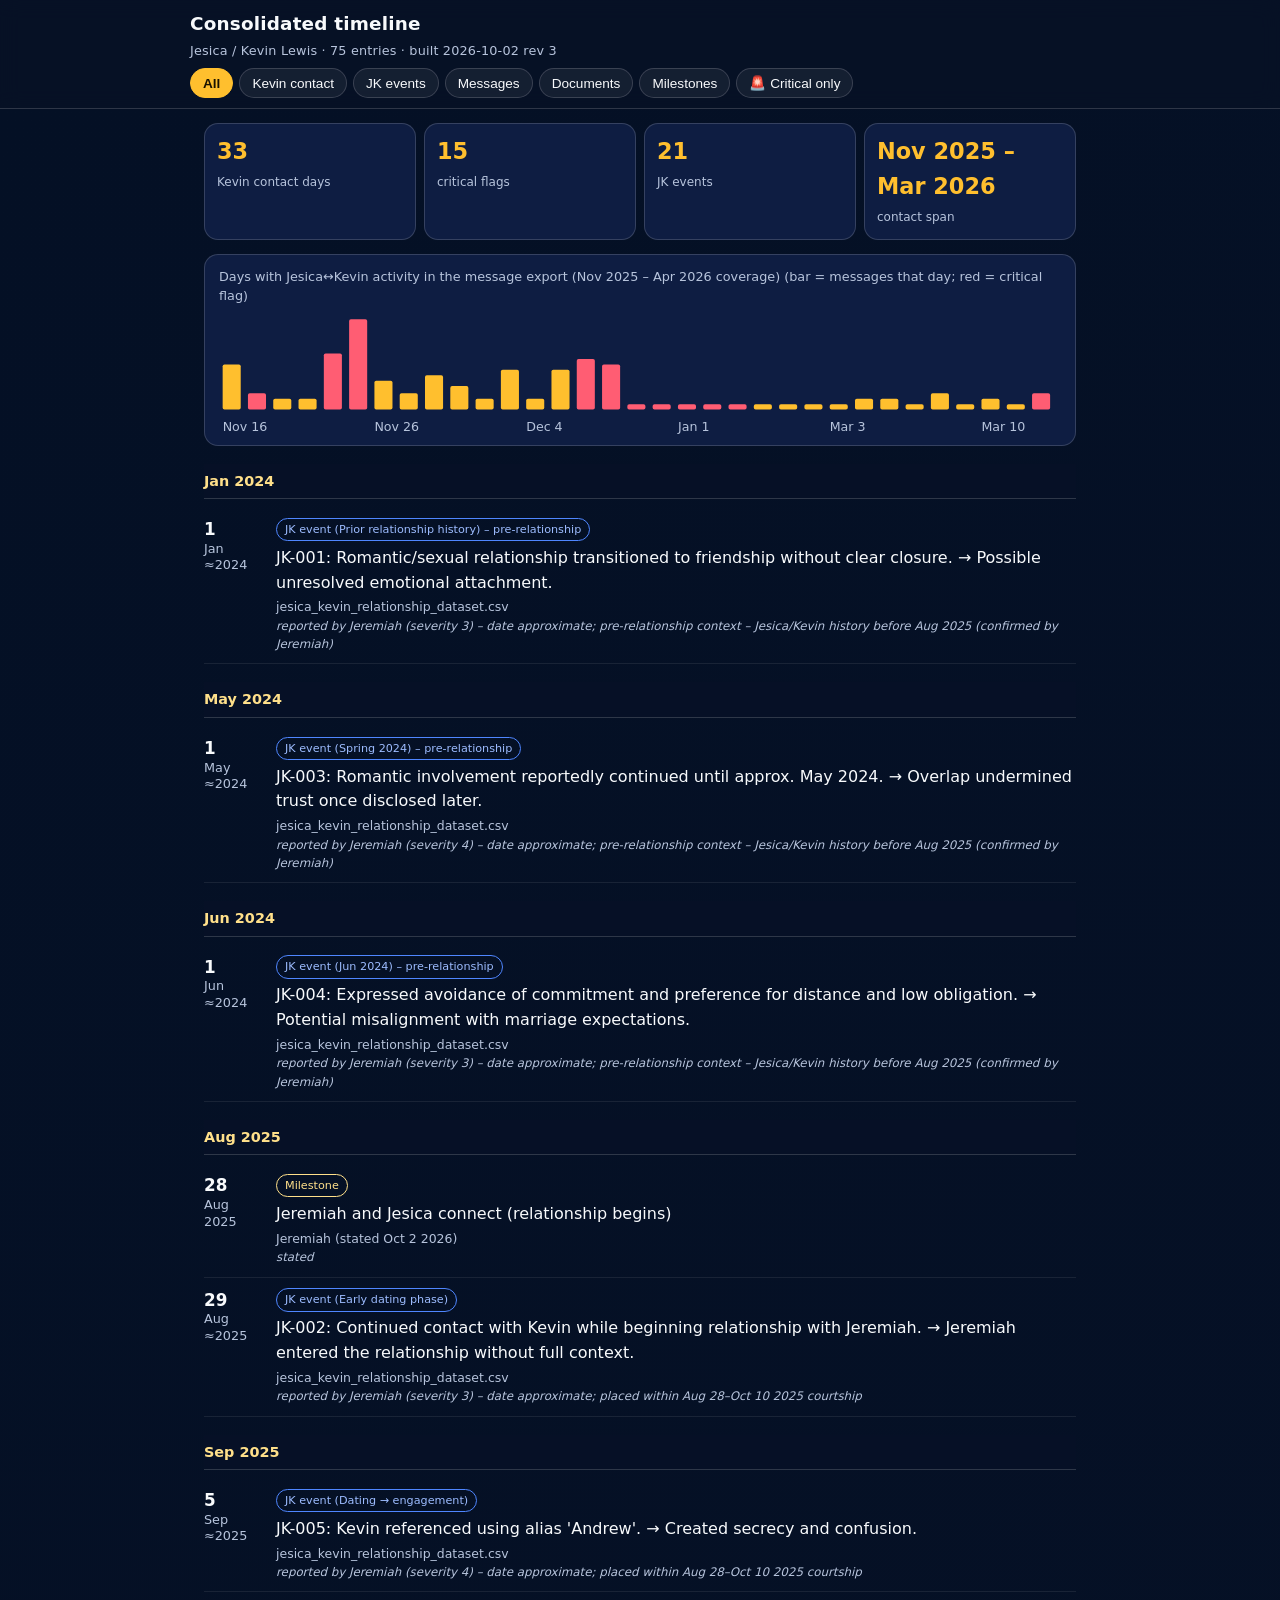
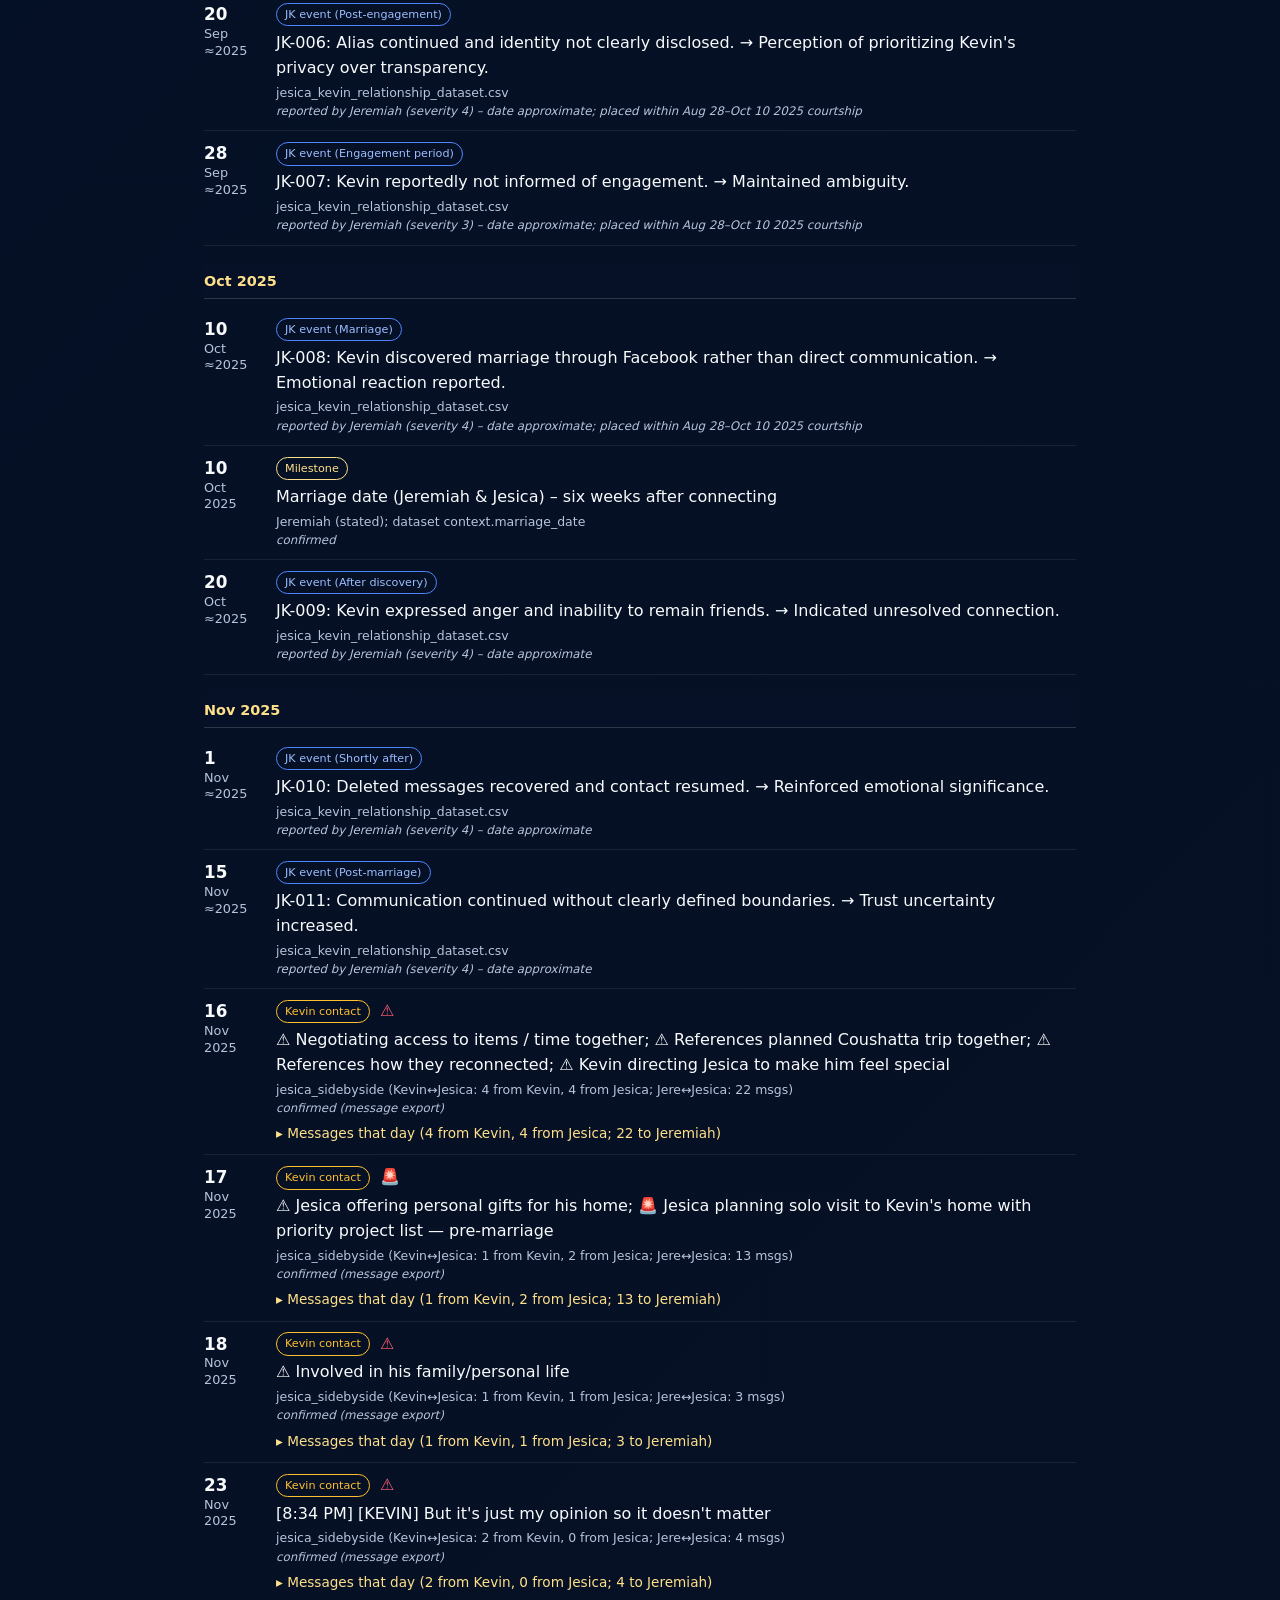
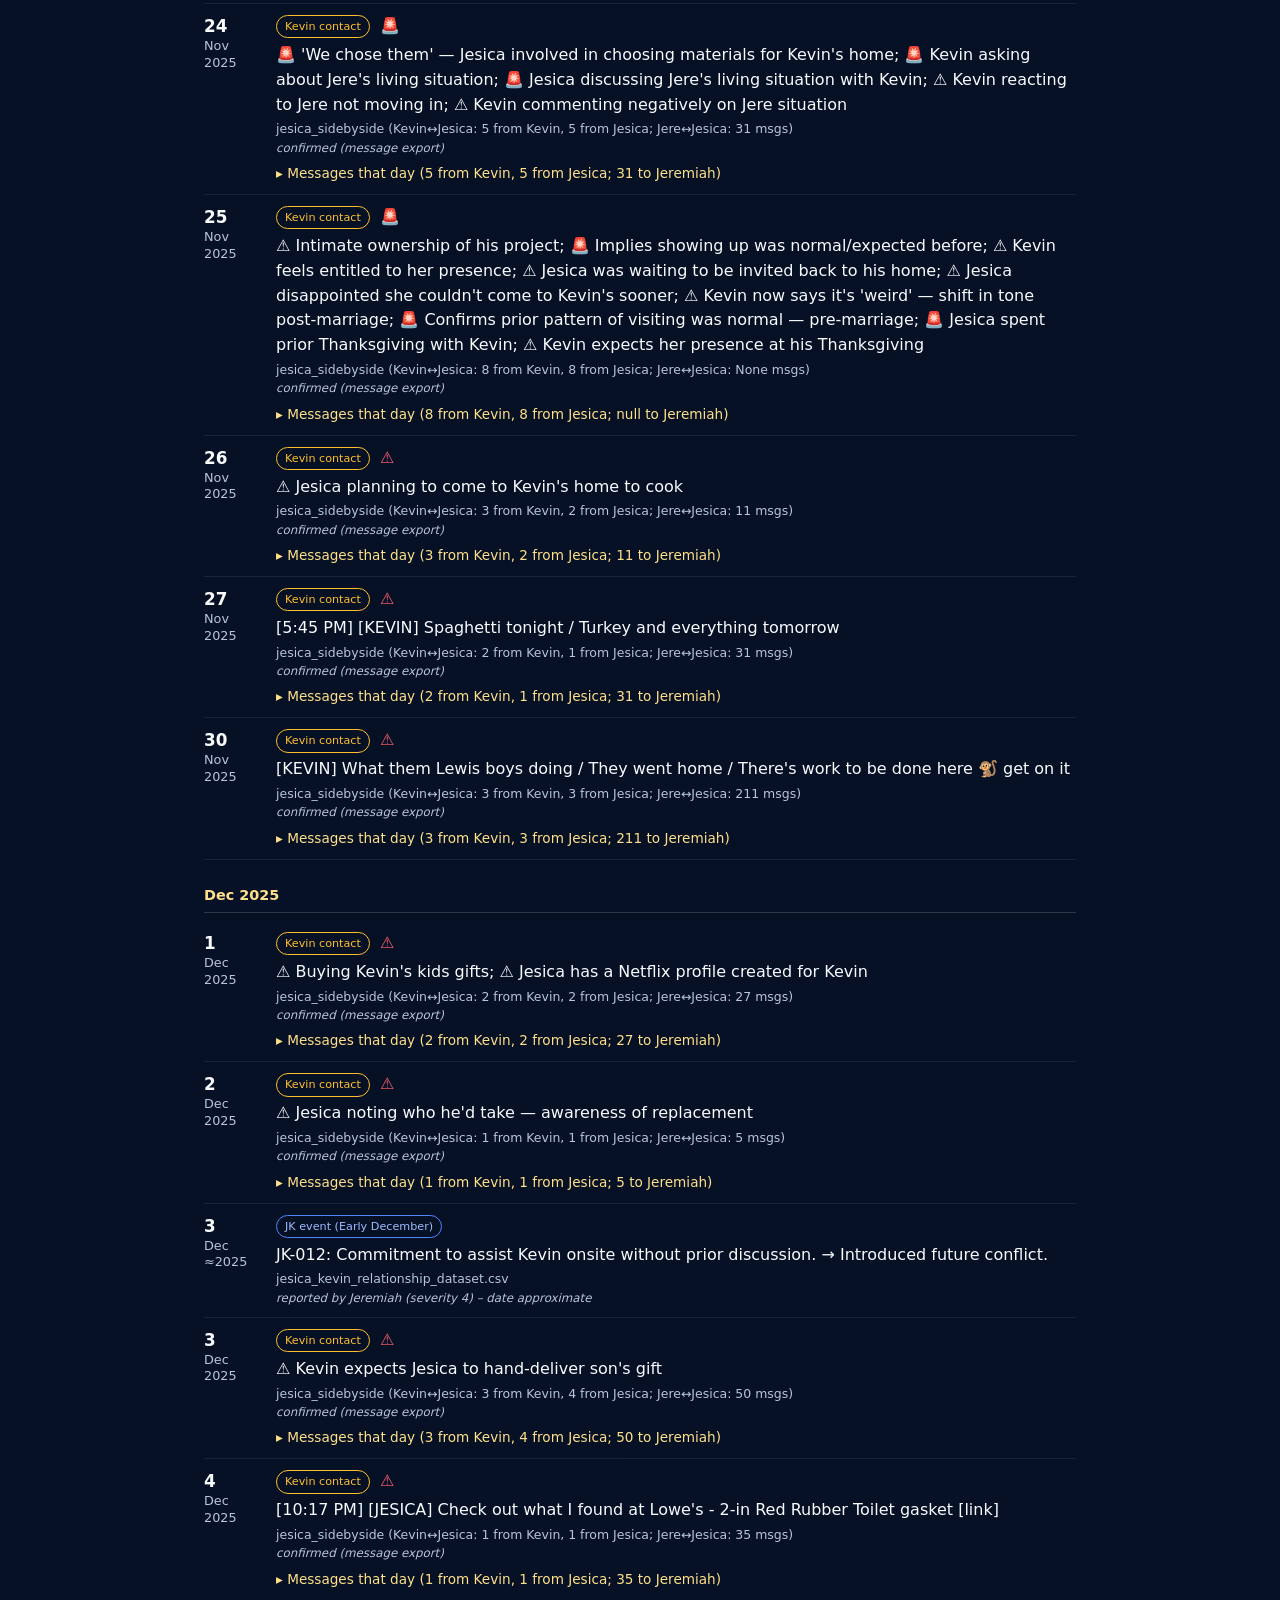
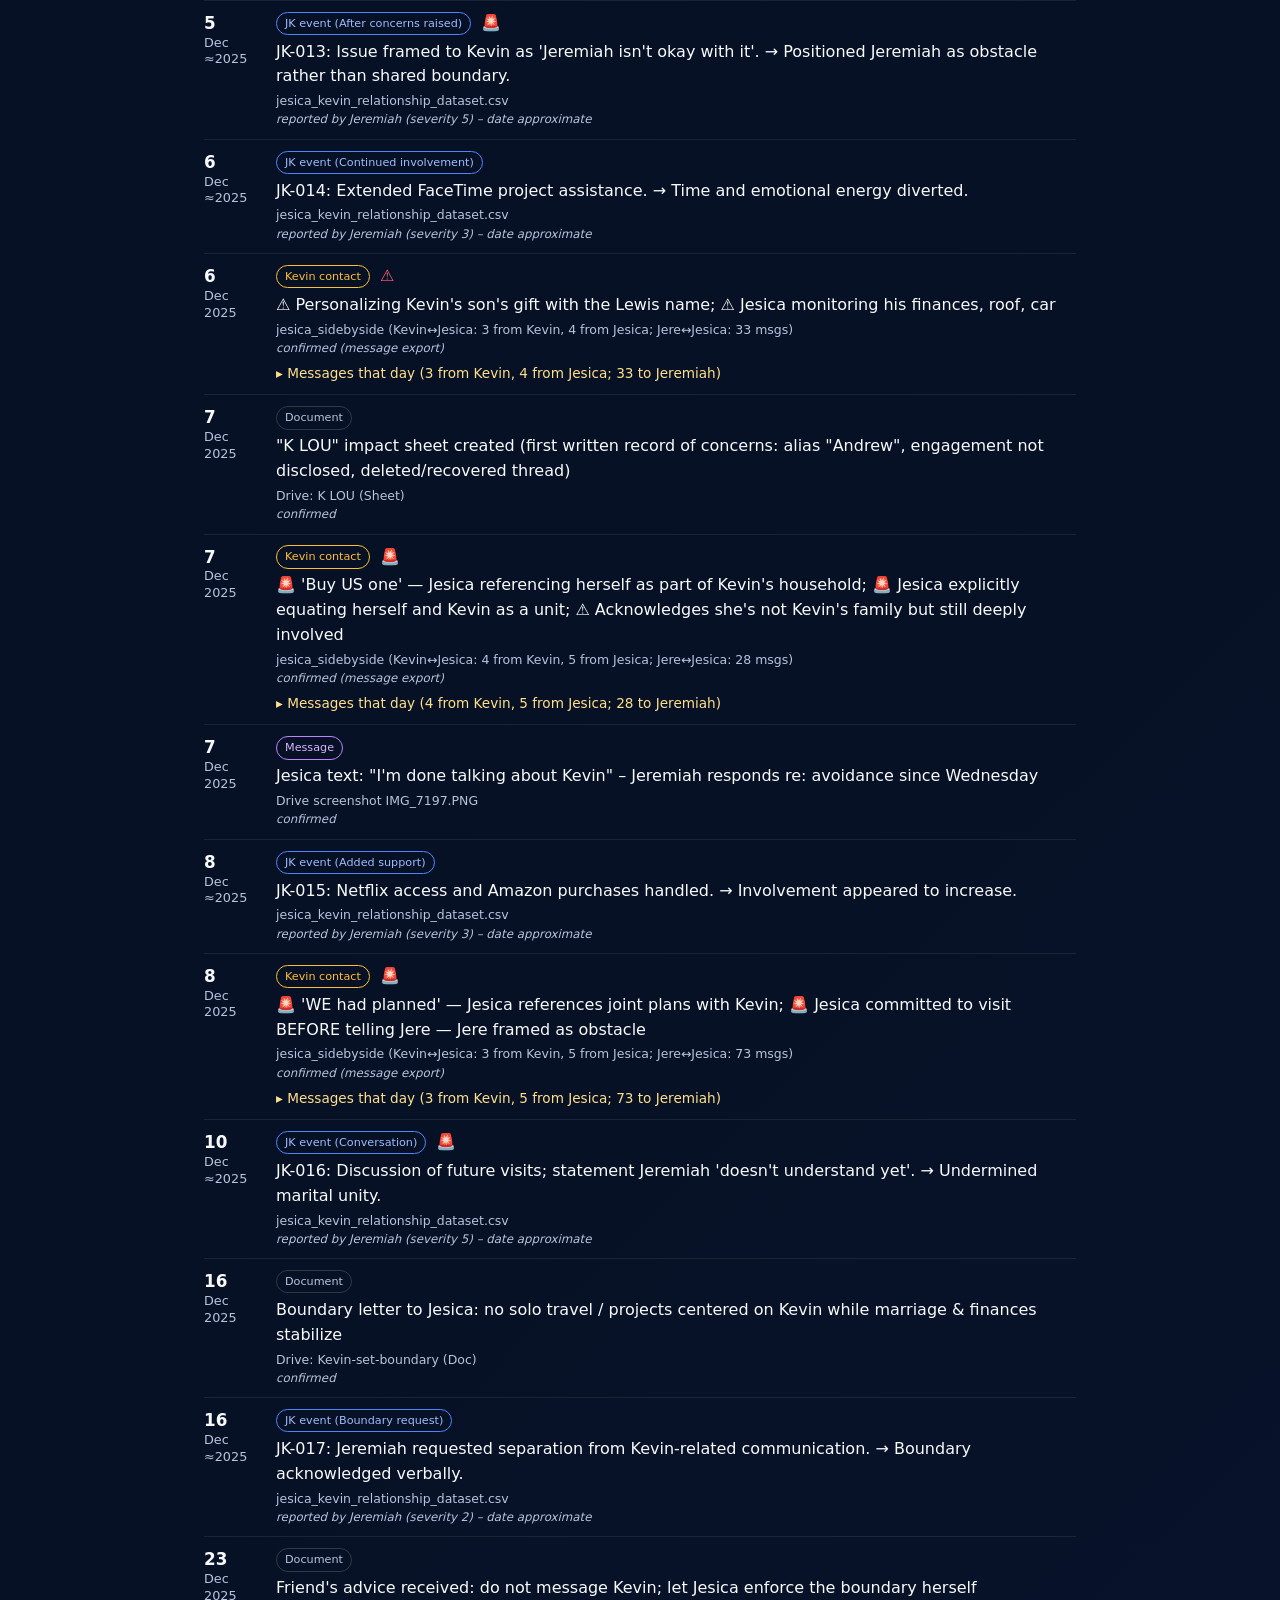
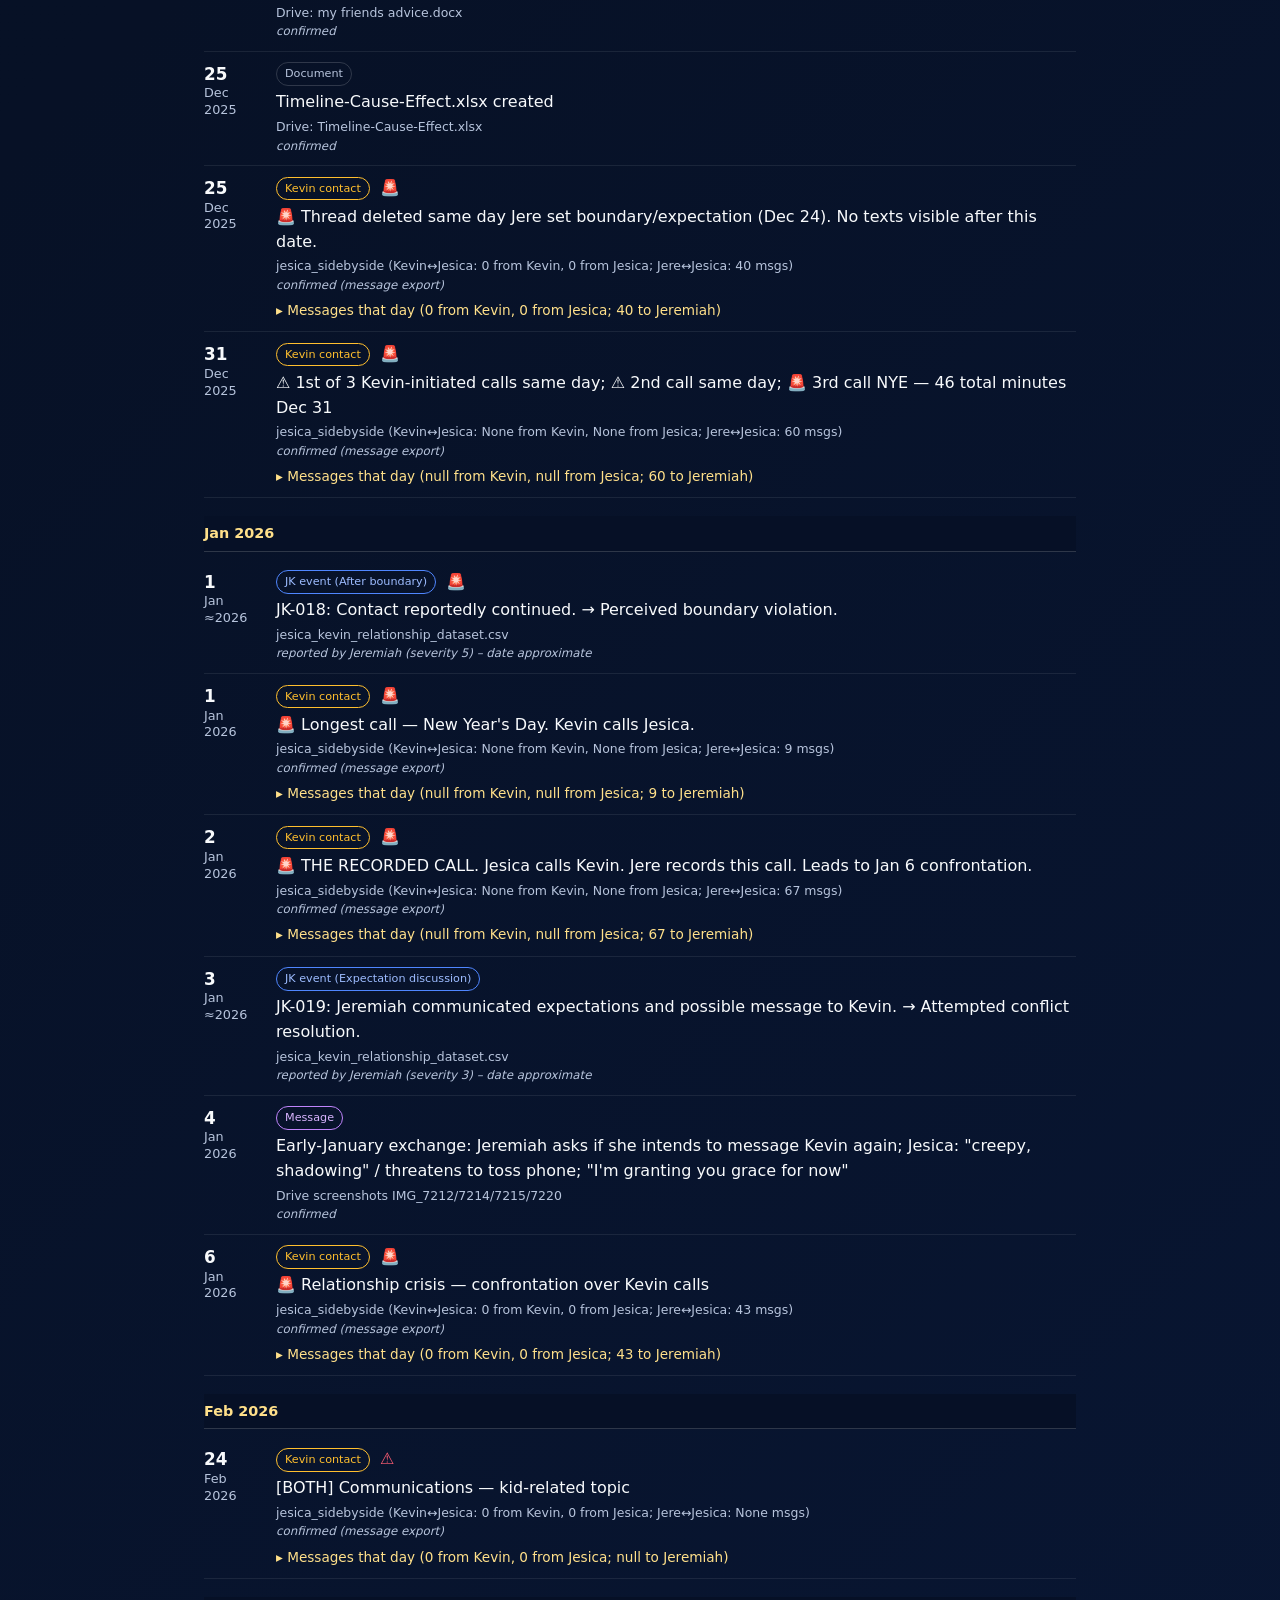
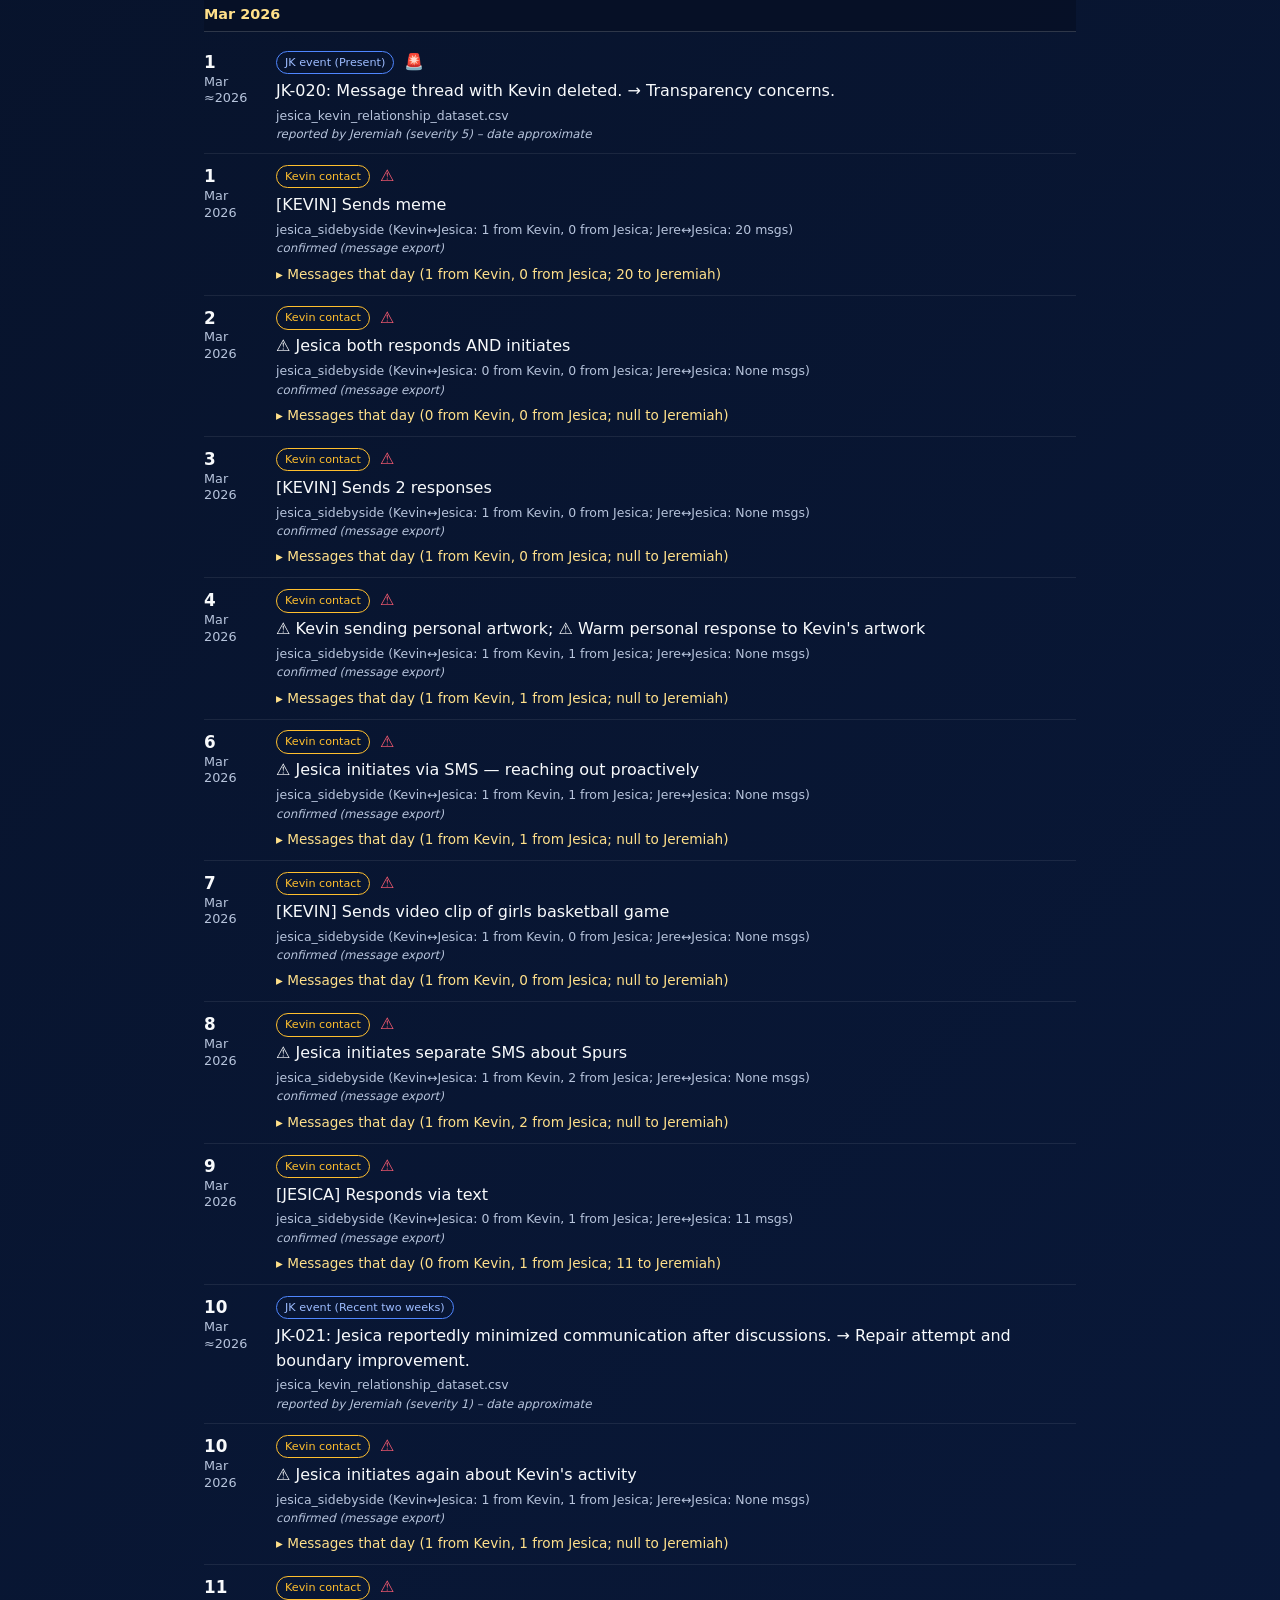
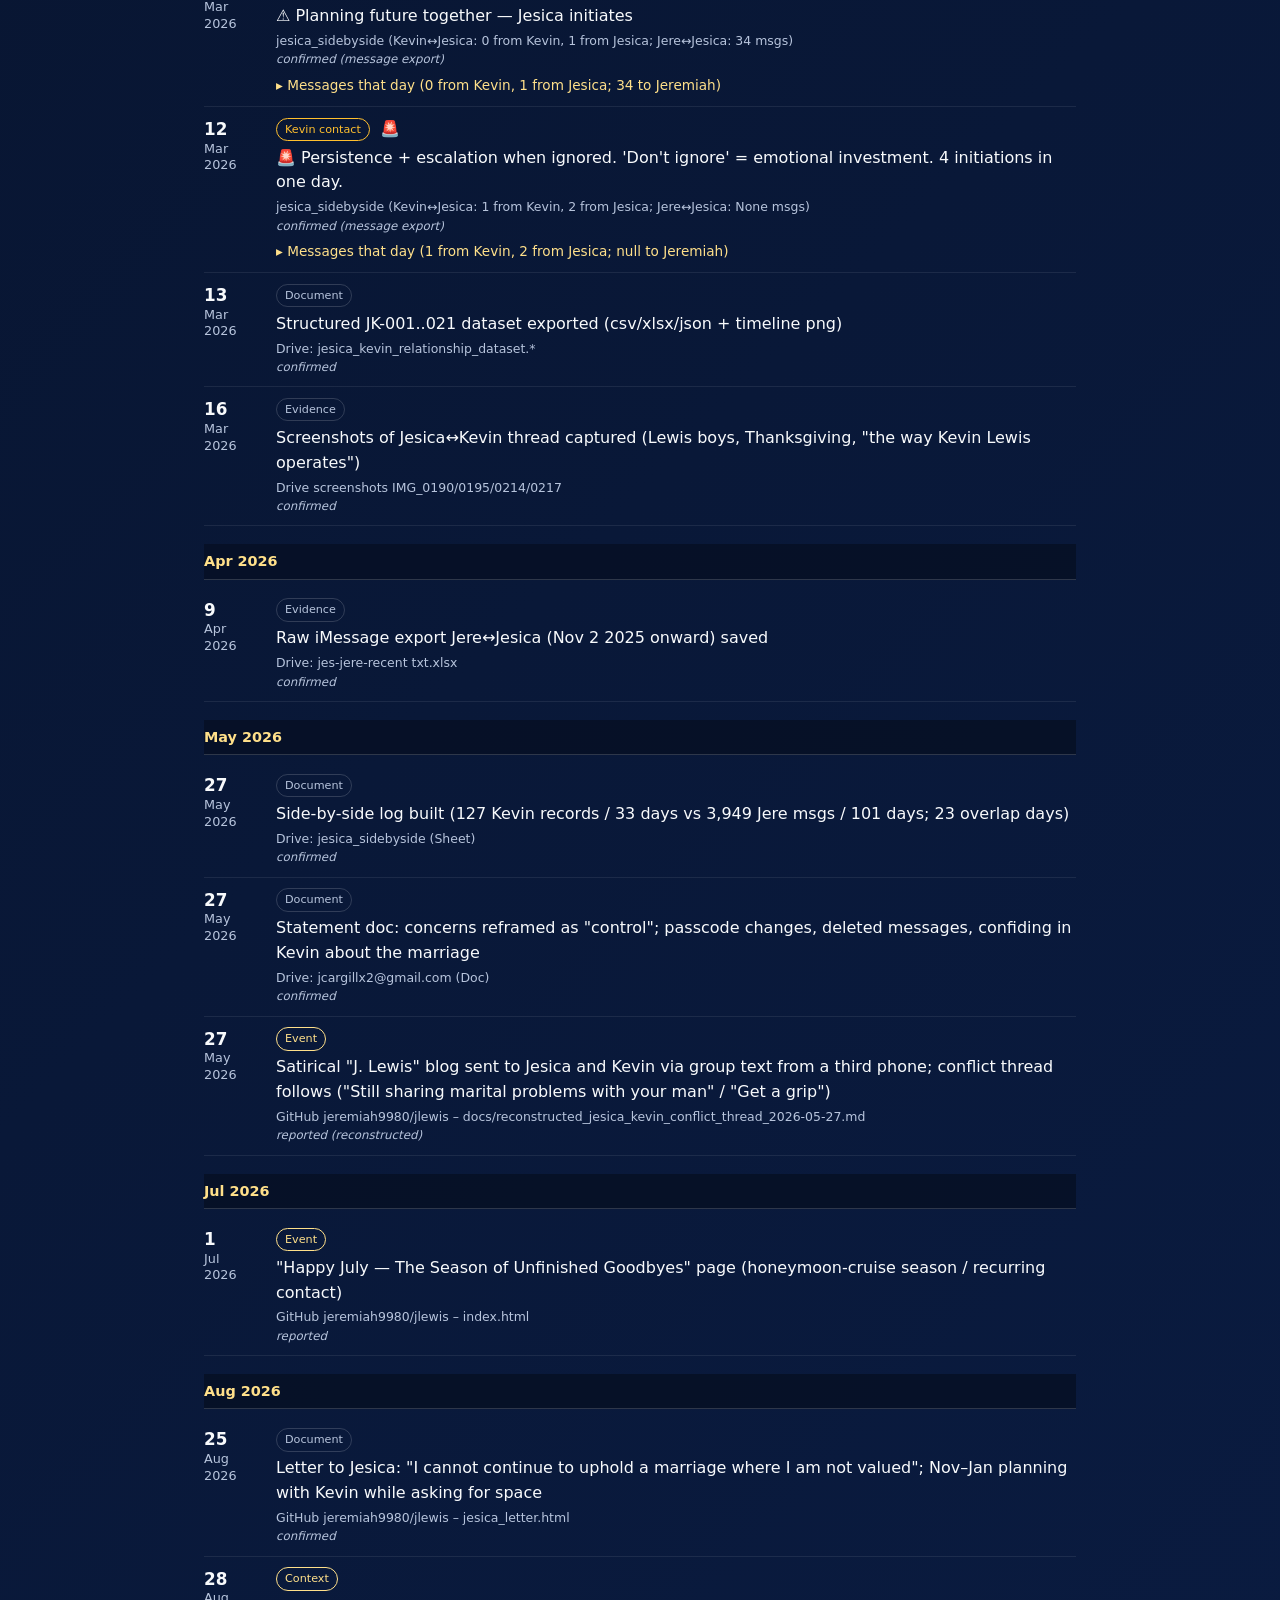
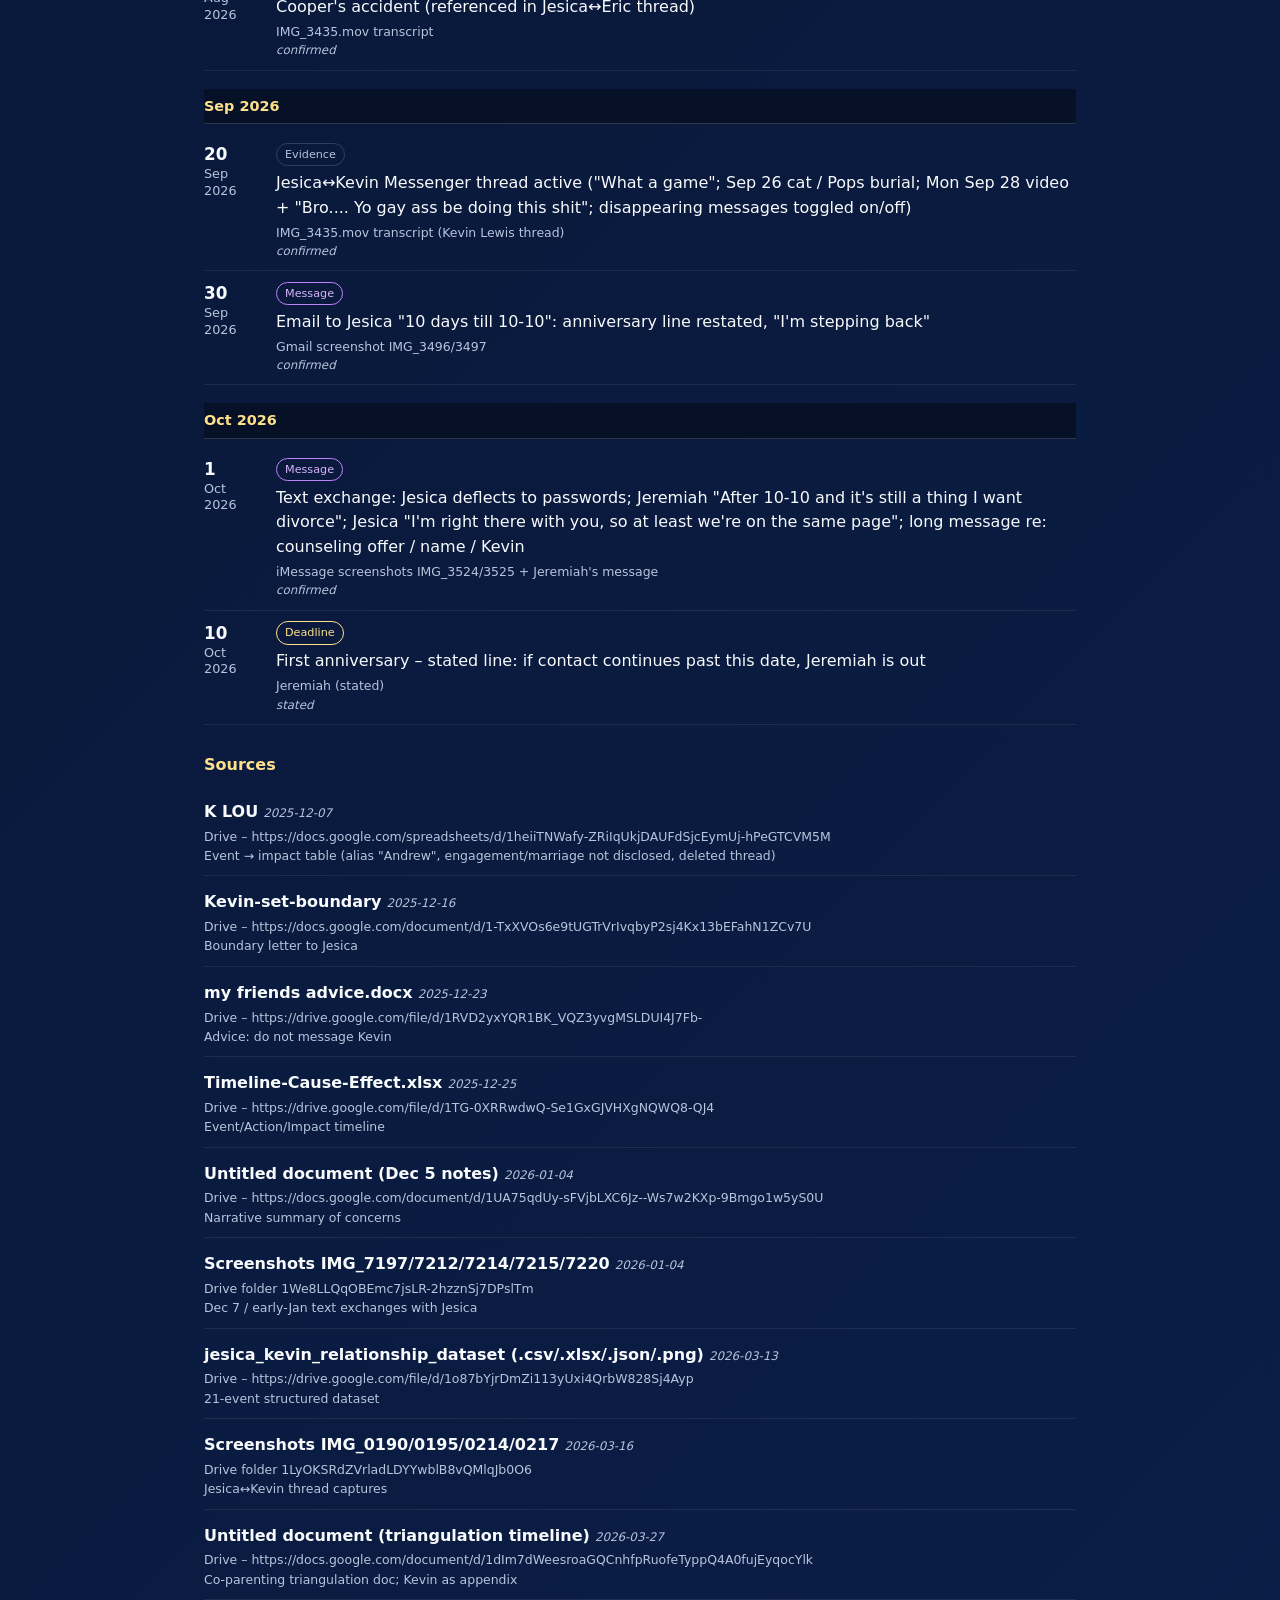
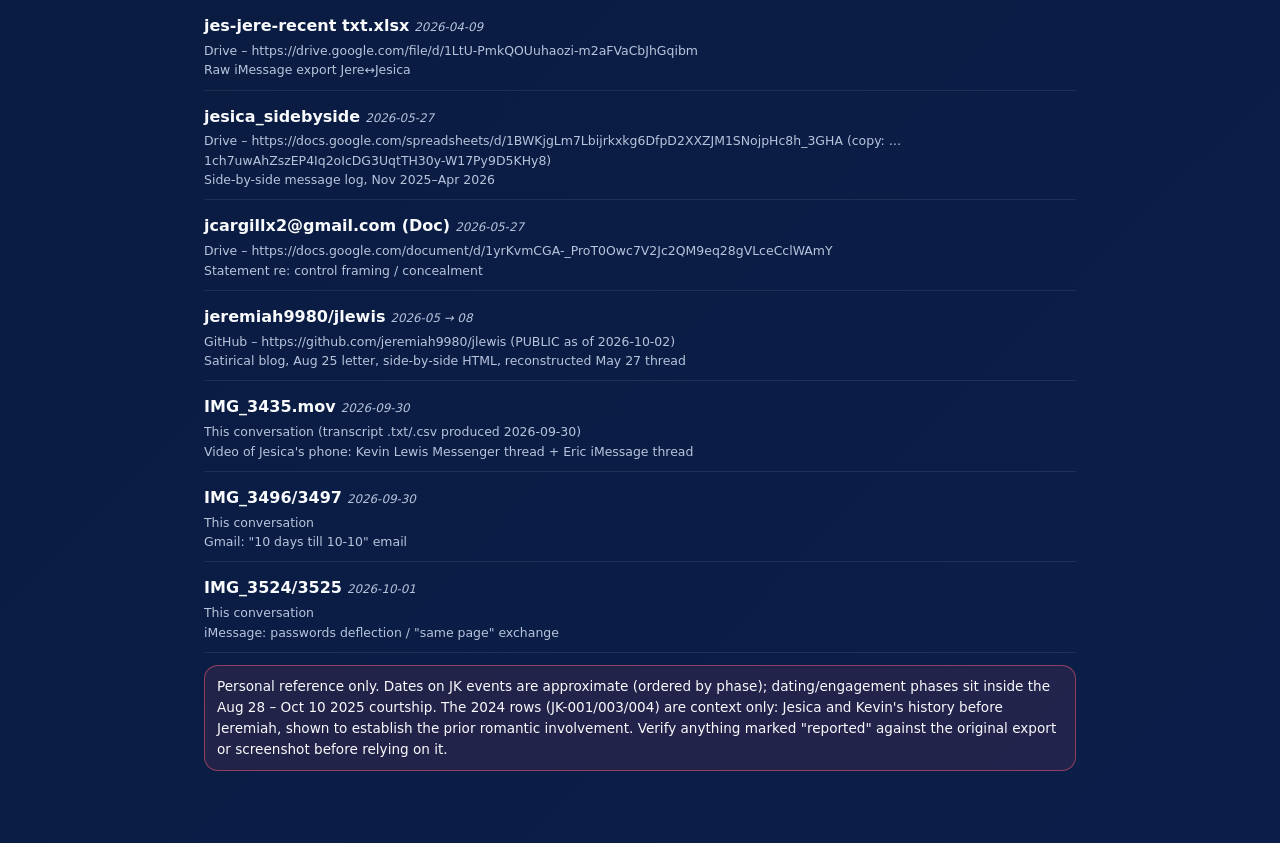
<file: timeline.html>
<!DOCTYPE html>
<html lang="en"><head>
<meta charset="utf-8">
<meta name="viewport" content="width=device-width, initial-scale=1, viewport-fit=cover">
<title>Timeline | J. Lewis Documentation</title>
<style>
:root{--bg:#071126;--bg2:#0b1f4a;--panel:#0e1d42;--panel2:rgba(255,255,255,.06);--line:rgba(255,255,255,.16);--text:#f8fafc;--muted:#b7c4dc;--gold:#ffbf2e;--gold2:#ffe08a;--blue:#4f86ff;--danger:#ff5d73;--warn:#ffbf2e;--radius:14px;
 box-sizing:border-box;padding-top:env(safe-area-inset-top,0px);padding-bottom:env(safe-area-inset-bottom,0px)}
html{scroll-padding-top:calc(118px + env(safe-area-inset-top,0px))}
*{box-sizing:border-box}
body{margin:0;background:linear-gradient(135deg,#041025 0%,#071126 44%,#0b1f4a 100%);color:var(--text);font:16px/1.55 ui-sans-serif,system-ui,-apple-system,"Segoe UI",sans-serif;-webkit-text-size-adjust:100%}
.wrap{width:min(900px,100%);margin:0 auto;padding:0 14px 60px}
header.top{position:sticky;top:env(safe-area-inset-top,0px);z-index:5;background:rgba(7,17,38,.94);backdrop-filter:blur(10px);border-bottom:1px solid var(--line);padding:10px 14px 8px}
header.top .inner{width:min(900px,100%);margin:0 auto}
h1{margin:0;font-size:1.15rem;letter-spacing:.01em}
h1 small{display:block;color:var(--muted);font-weight:400;font-size:.8rem;margin-top:2px}
.chips{display:flex;gap:6px;overflow-x:auto;padding:8px 0 2px;scrollbar-width:none}
.chips::-webkit-scrollbar{display:none}
.chip{flex:0 0 auto;border:1px solid var(--line);background:var(--panel2);color:var(--text);border-radius:999px;padding:6px 12px;font-size:.85rem;cursor:pointer;white-space:nowrap}
.chip[aria-pressed="true"]{background:var(--gold);color:#1a1200;border-color:var(--gold);font-weight:600}
.chip:focus-visible{outline:2px solid var(--gold2);outline-offset:2px}
.stats{display:grid;grid-template-columns:repeat(4,1fr);gap:8px;margin:14px 0}
.stat{background:var(--panel);border:1px solid var(--line);border-radius:var(--radius);padding:10px 12px}
.stat b{display:block;font-size:1.4rem;color:var(--gold)}
.stat span{color:var(--muted);font-size:.75rem}
.strip{background:var(--panel);border:1px solid var(--line);border-radius:var(--radius);padding:12px 14px 6px;margin-bottom:14px}
.strip p{margin:0 0 6px;color:var(--muted);font-size:.8rem}
.strip svg{width:100%;height:auto;display:block}
.month{position:sticky;top:calc(96px + env(safe-area-inset-top,0px));z-index:3;margin:18px 0 8px;padding:6px 0;background:rgba(7,17,38,.92);color:var(--gold2);font-weight:700;font-size:.9rem;border-bottom:1px solid var(--line)}
.item{display:grid;grid-template-columns:62px 1fr;gap:10px;padding:10px 0;border-bottom:1px solid rgba(255,255,255,.08)}
.item .d{color:var(--muted);font-size:.8rem;line-height:1.3;padding-top:2px}
.item .d b{display:block;color:var(--text);font-size:1.05rem}
.item .body{min-width:0}
.tag{display:inline-block;font-size:.7rem;padding:2px 8px;border-radius:999px;border:1px solid var(--line);color:var(--muted);margin-right:6px;vertical-align:middle}
.tag.kevin{border-color:var(--gold);color:var(--gold)}
.tag.jk{border-color:var(--blue);color:#9dbcff}
.tag.msg{border-color:#c084fc;color:#d8b4fe}
.tag.mile{border-color:var(--gold2);color:var(--gold2)}
.flag{color:var(--danger);font-weight:700;margin-left:4px}
.what{margin:4px 0 2px;overflow-wrap:anywhere}
.src{color:var(--muted);font-size:.78rem;overflow-wrap:anywhere}
.ev{color:var(--muted);font-size:.74rem;font-style:italic}
details{margin-top:6px}
summary{cursor:pointer;color:var(--gold2);font-size:.85rem;list-style:none}
summary::before{content:"▸ ";}
details[open] summary::before{content:"▾ ";}
pre{white-space:pre-wrap;overflow-wrap:anywhere;background:rgba(0,0,0,.28);border:1px solid var(--line);border-radius:10px;padding:10px;font:.82rem/1.45 ui-monospace,SFMono-Regular,Menlo,monospace;color:#e6ecf7;margin:6px 0 0;max-width:100%;overflow-x:auto}
.flags{font-size:.82rem;margin:6px 0 0;padding-left:0;list-style:none}
.flags li{padding:2px 0}
.empty{color:var(--muted);padding:30px 0;text-align:center}
h2{font-size:1rem;color:var(--gold2);margin:28px 0 8px}
.sources .item{grid-template-columns:1fr}
.note{background:rgba(255,93,115,.1);border:1px solid rgba(255,93,115,.5);border-radius:var(--radius);padding:10px 12px;font-size:.85rem;margin:12px 0}
a{color:var(--gold2)}
@media (max-width:420px){.stats{grid-template-columns:repeat(2,1fr)}.item{grid-template-columns:54px 1fr}}
@media (prefers-reduced-motion:reduce){html{scroll-behavior:auto}}
</style></head>
<body>
<header class="top"><div class="inner">
<h1>Consolidated timeline <small id="sub"></small></h1>
<div class="chips" role="group" aria-label="Filter">
<button class="chip" data-f="all" aria-pressed="true">All</button>
<button class="chip" data-f="kevin">Kevin contact</button>
<button class="chip" data-f="jk">JK events</button>
<button class="chip" data-f="msg">Messages</button>
<button class="chip" data-f="doc">Documents</button>
<button class="chip" data-f="mile">Milestones</button>
<button class="chip" data-f="crit">🚨 Critical only</button>
</div></div></header>
<div class="wrap">
<div class="stats" id="stats"></div>
<div class="strip"><p>Days with Jesica↔Kevin activity in the message export (Nov 2025 – Apr 2026 coverage) (bar = messages that day; red = critical flag)</p><div id="strip"></div></div>
<div id="feed"></div>
<h2>Sources</h2><div class="sources" id="sources"></div>
<div class="note">Personal reference only. Dates on JK events are approximate (ordered by phase); dating/engagement phases sit inside the Aug 28 – Oct 10 2025 courtship. The 2024 rows (JK-001/003/004) are context only: Jesica and Kevin's history before Jeremiah, shown to establish the prior romantic involvement. Verify anything marked "reported" against the original export or screenshot before relying on it.</div>
</div>
<script id="data" type="application/json">{"master": [{"d": "2024-01-01", "type": "JK event (Prior relationship history) – pre-relationship", "cat": "jk", "what": "JK-001: Romantic/sexual relationship transitioned to friendship without clear closure. → Possible unresolved emotional attachment.", "src": "jesica_kevin_relationship_dataset.csv", "ev": "reported by Jeremiah (severity 3) – date approximate; pre-relationship context – Jesica/Kevin history before Aug 2025 (confirmed by Jeremiah)", "flag": ""}, {"d": "2024-05-01", "type": "JK event (Spring 2024) – pre-relationship", "cat": "jk", "what": "JK-003: Romantic involvement reportedly continued until approx. May 2024. → Overlap undermined trust once disclosed later.", "src": "jesica_kevin_relationship_dataset.csv", "ev": "reported by Jeremiah (severity 4) – date approximate; pre-relationship context – Jesica/Kevin history before Aug 2025 (confirmed by Jeremiah)", "flag": ""}, {"d": "2024-06-01", "type": "JK event (Jun 2024) – pre-relationship", "cat": "jk", "what": "JK-004: Expressed avoidance of commitment and preference for distance and low obligation. → Potential misalignment with marriage expectations.", "src": "jesica_kevin_relationship_dataset.csv", "ev": "reported by Jeremiah (severity 3) – date approximate; pre-relationship context – Jesica/Kevin history before Aug 2025 (confirmed by Jeremiah)", "flag": ""}, {"d": "2025-08-28", "type": "Milestone", "cat": "mile", "what": "Jeremiah and Jesica connect (relationship begins)", "src": "Jeremiah (stated Oct 2 2026)", "ev": "stated", "flag": ""}, {"d": "2025-08-29", "type": "JK event (Early dating phase)", "cat": "jk", "what": "JK-002: Continued contact with Kevin while beginning relationship with Jeremiah. → Jeremiah entered the relationship without full context.", "src": "jesica_kevin_relationship_dataset.csv", "ev": "reported by Jeremiah (severity 3) – date approximate; placed within Aug 28–Oct 10 2025 courtship", "flag": ""}, {"d": "2025-09-05", "type": "JK event (Dating → engagement)", "cat": "jk", "what": "JK-005: Kevin referenced using alias 'Andrew'. → Created secrecy and confusion.", "src": "jesica_kevin_relationship_dataset.csv", "ev": "reported by Jeremiah (severity 4) – date approximate; placed within Aug 28–Oct 10 2025 courtship", "flag": ""}, {"d": "2025-09-20", "type": "JK event (Post-engagement)", "cat": "jk", "what": "JK-006: Alias continued and identity not clearly disclosed. → Perception of prioritizing Kevin's privacy over transparency.", "src": "jesica_kevin_relationship_dataset.csv", "ev": "reported by Jeremiah (severity 4) – date approximate; placed within Aug 28–Oct 10 2025 courtship", "flag": ""}, {"d": "2025-09-28", "type": "JK event (Engagement period)", "cat": "jk", "what": "JK-007: Kevin reportedly not informed of engagement. → Maintained ambiguity.", "src": "jesica_kevin_relationship_dataset.csv", "ev": "reported by Jeremiah (severity 3) – date approximate; placed within Aug 28–Oct 10 2025 courtship", "flag": ""}, {"d": "2025-10-10", "type": "JK event (Marriage)", "cat": "jk", "what": "JK-008: Kevin discovered marriage through Facebook rather than direct communication. → Emotional reaction reported.", "src": "jesica_kevin_relationship_dataset.csv", "ev": "reported by Jeremiah (severity 4) – date approximate; placed within Aug 28–Oct 10 2025 courtship", "flag": ""}, {"d": "2025-10-10", "type": "Milestone", "cat": "mile", "what": "Marriage date (Jeremiah & Jesica) – six weeks after connecting", "src": "Jeremiah (stated); dataset context.marriage_date", "ev": "confirmed", "flag": ""}, {"d": "2025-10-20", "type": "JK event (After discovery)", "cat": "jk", "what": "JK-009: Kevin expressed anger and inability to remain friends. → Indicated unresolved connection.", "src": "jesica_kevin_relationship_dataset.csv", "ev": "reported by Jeremiah (severity 4) – date approximate", "flag": ""}, {"d": "2025-11-01", "type": "JK event (Shortly after)", "cat": "jk", "what": "JK-010: Deleted messages recovered and contact resumed. → Reinforced emotional significance.", "src": "jesica_kevin_relationship_dataset.csv", "ev": "reported by Jeremiah (severity 4) – date approximate", "flag": ""}, {"d": "2025-11-15", "type": "JK event (Post-marriage)", "cat": "jk", "what": "JK-011: Communication continued without clearly defined boundaries. → Trust uncertainty increased.", "src": "jesica_kevin_relationship_dataset.csv", "ev": "reported by Jeremiah (severity 4) – date approximate", "flag": ""}, {"d": "2025-11-16", "type": "Kevin contact", "cat": "kevin", "what": "⚠ Negotiating access to items / time together; ⚠ References planned Coushatta trip together; ⚠ References how they reconnected; ⚠ Kevin directing Jesica to make him feel special", "src": "jesica_sidebyside (Kevin↔Jesica: 4 from Kevin, 4 from Jesica; Jere↔Jesica: 22 msgs)", "ev": "confirmed (message export)", "flag": "⚠", "log": {"text": "[5:58 PM] [JESICA] Let me see Candy Cane lights please\n[KEVIN] How much for stuff in closet and time to meet somewhere Thursday or Friday?\n[JESICA] Ahhhhhh ok I see what's going on here\n[KEVIN] We don't talk 😂. It happened when we were supposed to be at Coushatta\n[JESICA] That's rude / Why u say we don't talk? / Thats news to me.... I thought we did\n[KEVIN] Boy shut up, they're definitely was a photo when you slid in my DM's\n[KEVIN] They've been gone. Sorry wrong person but we are talking about you / Fix it and make someone feel special / Don't try to turn shit around\n[11:45 PM] [JESICA] Were you able to save the Sago palm? Or did you just dig it up and toss it?", "fk": 4, "fj": 4, "mj": 22, "flags": "⚠ Negotiating access to items / time together\n⚠ References planned Coushatta trip together\n⚠ References how they reconnected\n⚠ Kevin directing Jesica to make him feel special"}}, {"d": "2025-11-17", "type": "Kevin contact", "cat": "kevin", "what": "⚠ Jesica offering personal gifts for his home; 🚨 Jesica planning solo visit to Kevin's home with priority project list — pre-marriage", "src": "jesica_sidebyside (Kevin↔Jesica: 1 from Kevin, 2 from Jesica; Jere↔Jesica: 13 msgs)", "ev": "confirmed (message export)", "flag": "🚨", "log": {"text": "[7:32 PM] [JESICA] Question: If I made you a Christmas wreath, and bought you a door hanger....would you hang it on your front door?\n[JESICA] Wellll yassss duh BUT It would be good to know, what is most important....\n1. Pergola\n2. Fireplace\n3. Corner shelf\n4. Outdoor lights\nId prefer to come over with a goal in mind, like if only 1 and 2 get accomplished I would be OK with that...\n[KEVIN] Perfect / Serious", "fk": 1, "fj": 2, "mj": 13, "flags": "⚠ Jesica offering personal gifts for his home\n🚨 Jesica planning solo visit to Kevin's home with priority project list — pre-marriage"}}, {"d": "2025-11-18", "type": "Kevin contact", "cat": "kevin", "what": "⚠ Involved in his family/personal life", "src": "jesica_sidebyside (Kevin↔Jesica: 1 from Kevin, 1 from Jesica; Jere↔Jesica: 3 msgs)", "ev": "confirmed (message export)", "flag": "⚠", "log": {"text": "[12:29 PM] [JESICA] Is Santa bringing D or Phil Christmas gifts this year.... I just thought of a funny Christmas gift prank for you to do on either one of them!\n[7:44 PM] [KEVIN] Christmas is cancelled", "fk": 1, "fj": 1, "mj": 3, "flags": "⚠ Involved in his family/personal life"}}, {"d": "2025-11-23", "type": "Kevin contact", "cat": "kevin", "what": "[8:34 PM] [KEVIN] But it's just my opinion so it doesn't matter", "src": "jesica_sidebyside (Kevin↔Jesica: 2 from Kevin, 0 from Jesica; Jere↔Jesica: 4 msgs)", "ev": "confirmed (message export)", "flag": "⚠", "log": {"text": "[8:34 PM] [KEVIN] But it's just my opinion so it doesn't matter\n[11:21 PM] [KEVIN] You'll be ok", "fk": 2, "fj": 0, "mj": 4, "flags": ""}}, {"d": "2025-11-24", "type": "Kevin contact", "cat": "kevin", "what": "🚨 'We chose them' — Jesica involved in choosing materials for Kevin's home; 🚨 Kevin asking about Jere's living situation; 🚨 Jesica discussing Jere's living situation with Kevin; ⚠ Kevin reacting to Jere not moving in; ⚠ Kevin commenting negatively on Jere situation", "src": "jesica_sidebyside (Kevin↔Jesica: 5 from Kevin, 5 from Jesica; Jere↔Jesica: 31 msgs)", "ev": "confirmed (message export)", "flag": "🚨", "log": {"text": "[2:12 PM] [JESICA] I like the other side / Too dark like you're soul\n[KEVIN] Well it's mine / Thanks for the positive feedback\n[JESICA] It looks great / I thought you were replacing the roof first\n[KEVIN] No I said stain first so it won't matter if that gets stain on it\n[JESICA] Oh yeah, that's right.... I didn't think that privacy wall was something that needed to be stained.... The boards were already discolored which is why we chose them\n[KEVIN] Why hasn't he moved in yet\n[JESICA] His kids and life is in Austin\n[KEVIN] Wtf / Weird / None of my business but wow\n[JESICA] It's all weird.... whole thing / 🫡 am weird\n[KEVIN] No good words that is for sure", "fk": 5, "fj": 5, "mj": 31, "flags": "🚨 'We chose them' — Jesica involved in choosing materials for Kevin's home\n🚨 Kevin asking about Jere's living situation\n🚨 Jesica discussing Jere's living situation with Kevin\n⚠ Kevin reacting to Jere not moving in\n⚠ Kevin commenting negatively on Jere situation"}}, {"d": "2025-11-25", "type": "Kevin contact", "cat": "kevin", "what": "⚠ Intimate ownership of his project; 🚨 Implies showing up was normal/expected before; ⚠ Kevin feels entitled to her presence; ⚠ Jesica was waiting to be invited back to his home; ⚠ Jesica disappointed she couldn't come to Kevin's sooner; ⚠ Kevin now says it's 'weird' — shift in tone post-marriage; 🚨 Confirms prior pattern of visiting was normal — pre-marriage; 🚨 Jesica spent prior Thanksgiving with Kevin; ⚠ Kevin expects her presence at his Thanksgiving", "src": "jesica_sidebyside (Kevin↔Jesica: 8 from Kevin, 8 from Jesica; Jere↔Jesica: None msgs)", "ev": "confirmed (message export)", "flag": "🚨", "log": {"text": "[9:00 AM] [JESICA] Ashton mentioned pool today 🏊\n[BOTH] He wants one / I do too and so does Blake / Get you one / One day\n[11:09 AM] [KEVIN] Doesn't matter if you are here or not. I get up and work. / Finished at 10am and went to Dr appointment\n[JESICA] Don't act like I prevented us from getting work done.... / What did you go to the doctor for?\n[JESICA] Let me see what you've done.... so I can multiply it by two cause that's how much would have been done if I was there....\n[KEVIN] I finished / That's what I'm saying- I work / I don't fuck around\n[2:00 PM] [KEVIN] You still have that enclosure in your closet? Is it from the shade doctor?\n[JESICA] And if I show up, I'm crazy\n[KEVIN] I invited you. You were off doing other dumb shit\n[JESICA] Negative no, you didn't. I have been waiting. / Patiently\n[9:20 PM] [KEVIN] Don't be mad\n[10:51 PM] [JESICA] Im not mad, I'm disappointed that you didn't let me come over sooner to finish\n[10:51 PM] [KEVIN] Why would you come over / That's weird\n[10:51 PM] [JESICA] Weird now maybe but previously it wasn't\n[10:51 PM] [KEVIN] Well it didn't happen then. It happened now\n[10:51 PM] [JESICA] I know Kevin / I enjoyed my Thanksgiving last year\n[10:51 PM] [KEVIN] You will this year as well in Austin", "fk": 8, "fj": 8, "mj": null, "flags": "⚠ Intimate ownership of his project\n🚨 Implies showing up was normal/expected before\n⚠ Kevin feels entitled to her presence\n⚠ Jesica was waiting to be invited back to his home\n⚠ Jesica disappointed she couldn't come to Kevin's sooner\n⚠ Kevin now says it's 'weird' — shift in tone post-marriage\n🚨 Confirms prior pattern of visiting was normal — pre-marriage\n🚨 Jesica spent prior Thanksgiving with Kevin\n⚠ Kevin expects her presence at his Thanksgiving"}}, {"d": "2025-11-26", "type": "Kevin contact", "cat": "kevin", "what": "⚠ Jesica planning to come to Kevin's home to cook", "src": "jesica_sidebyside (Kevin↔Jesica: 3 from Kevin, 2 from Jesica; Jere↔Jesica: 11 msgs)", "ev": "confirmed (message export)", "flag": "⚠", "log": {"text": "[KEVIN] $800 to replace fiberglass\n[JESICA] That's chump change\n[11:43 AM] [KEVIN] I lost that\n[12:49 PM] [KEVIN] Are you cooking in Austin tomorrow\n[12:49 PM] [JESICA] 🌝 Im coming over to help you cook silly man!", "fk": 3, "fj": 2, "mj": 11, "flags": "⚠ Jesica planning to come to Kevin's home to cook"}}, {"d": "2025-11-27", "type": "Kevin contact", "cat": "kevin", "what": "[5:45 PM] [KEVIN] Spaghetti tonight / Turkey and everything tomorrow", "src": "jesica_sidebyside (Kevin↔Jesica: 2 from Kevin, 1 from Jesica; Jere↔Jesica: 31 msgs)", "ev": "confirmed (message export)", "flag": "⚠", "log": {"text": "[5:45 PM] [KEVIN] Spaghetti tonight / Turkey and everything tomorrow\n[5:45 PM] [JESICA] Looks good / Yymnnn I love spaghetti\n[5:45 PM] [KEVIN] Thanks / See I can do stuff", "fk": 2, "fj": 1, "mj": 31, "flags": ""}}, {"d": "2025-11-30", "type": "Kevin contact", "cat": "kevin", "what": "[KEVIN] What them Lewis boys doing / They went home / There's work to be done here 🐒 get on it", "src": "jesica_sidebyside (Kevin↔Jesica: 3 from Kevin, 3 from Jesica; Jere↔Jesica: 211 msgs)", "ev": "confirmed (message export)", "flag": "⚠", "log": {"text": "[KEVIN] What them Lewis boys doing / They went home / There's work to be done here 🐒 get on it\n[JESICA] ohhhh shit 🌝 What about D&M?\n[KEVIN] I know D helped with the lights, don't try to lie\n[JESICA] Ain't no way that fat ass got on the roof\n[7:51 PM] [KEVIN] Impressed with? / You said you know how to get dents out of garage?\n[JESICA] I'm not a professional, but based on all the videos I've seen, could totally get the [dents out]\n[BOTH] I know you just got paid / What credit? You all used up / I didn't get paid / Let me hold something", "fk": 3, "fj": 3, "mj": 211, "flags": ""}}, {"d": "2025-12-01", "type": "Kevin contact", "cat": "kevin", "what": "⚠ Buying Kevin's kids gifts; ⚠ Jesica has a Netflix profile created for Kevin", "src": "jesica_sidebyside (Kevin↔Jesica: 2 from Kevin, 2 from Jesica; Jere↔Jesica: 27 msgs)", "ev": "confirmed (message export)", "flag": "⚠", "log": {"text": "[8:43 PM] [JESICA] I wanna get the Levi boys something for Christmas....what's Santa bringing them?!?\n[KEVIN] Usual stuff / Jerseys, hat, ice cream socks, wrestlers\n[10:31 PM] [KEVIN] Last day for Netflix / You cancelled my shit\n[10:31 PM] [JESICA] Ohhhhhhh shit, that means you'll have to login under my credentials and use the profile created for you", "fk": 2, "fj": 2, "mj": 27, "flags": "⚠ Buying Kevin's kids gifts\n⚠ Jesica has a Netflix profile created for Kevin"}}, {"d": "2025-12-02", "type": "Kevin contact", "cat": "kevin", "what": "⚠ Jesica noting who he'd take — awareness of replacement", "src": "jesica_sidebyside (Kevin↔Jesica: 1 from Kevin, 1 from Jesica; Jere↔Jesica: 5 msgs)", "ev": "confirmed (message export)", "flag": "⚠", "log": {"text": "[KEVIN] Jo Koy coming to CC / Feb 5\n[JESICA] Lucky you and the person you go with. Hopefully they enjoy him just as much as you do if not, that would be weird\n[BOTH] Bruh they don't give a f about the Spurs / And besides that who would be taking them to the game?!? / You?! / They want to go / Duh", "fk": 1, "fj": 1, "mj": 5, "flags": "⚠ Jesica noting who he'd take — awareness of replacement"}}, {"d": "2025-12-03", "type": "JK event (Early December)", "cat": "jk", "what": "JK-012: Commitment to assist Kevin onsite without prior discussion. → Introduced future conflict.", "src": "jesica_kevin_relationship_dataset.csv", "ev": "reported by Jeremiah (severity 4) – date approximate", "flag": ""}, {"d": "2025-12-03", "type": "Kevin contact", "cat": "kevin", "what": "⚠ Kevin expects Jesica to hand-deliver son's gift", "src": "jesica_sidebyside (Kevin↔Jesica: 3 from Kevin, 4 from Jesica; Jere↔Jesica: 50 msgs)", "ev": "confirmed (message export)", "flag": "⚠", "log": {"text": "[12:32 PM] [JESICA] What make and model iPad?\n[KEVIN] Idk 🌝 / Oh wait / For iPad\n[5:11 PM] [JESICA] Do u have a case color preference?\n[5:11 PM] [KEVIN] Black or grey / When will you get this for him. Because I know you and your rules????\n[5:11 PM] [JESICA] I'll be purchasing at some point maybe tonight or tomorrow....is that timeframe acceptable sir?\n[5:11 PM] [KEVIN] I was talking about you saying you have to hand deliver it or some shit\n[5:11 PM] [JESICA] Bro 🤜 / you don't listen / birthdays only that's the special day", "fk": 3, "fj": 4, "mj": 50, "flags": "⚠ Kevin expects Jesica to hand-deliver son's gift"}}, {"d": "2025-12-04", "type": "Kevin contact", "cat": "kevin", "what": "[10:17 PM] [JESICA] Check out what I found at Lowe's - 2-in Red Rubber Toilet gasket [link]", "src": "jesica_sidebyside (Kevin↔Jesica: 1 from Kevin, 1 from Jesica; Jere↔Jesica: 35 msgs)", "ev": "confirmed (message export)", "flag": "⚠", "log": {"text": "[10:17 PM] [JESICA] Check out what I found at Lowe's - 2-in Red Rubber Toilet gasket [link]\n[10:17 PM] [KEVIN] Thanks", "fk": 1, "fj": 1, "mj": 35, "flags": ""}}, {"d": "2025-12-05", "type": "JK event (After concerns raised)", "cat": "jk", "what": "JK-013: Issue framed to Kevin as 'Jeremiah isn't okay with it'. → Positioned Jeremiah as obstacle rather than shared boundary.", "src": "jesica_kevin_relationship_dataset.csv", "ev": "reported by Jeremiah (severity 5) – date approximate", "flag": "🚨"}, {"d": "2025-12-06", "type": "JK event (Continued involvement)", "cat": "jk", "what": "JK-014: Extended FaceTime project assistance. → Time and emotional energy diverted.", "src": "jesica_kevin_relationship_dataset.csv", "ev": "reported by Jeremiah (severity 3) – date approximate", "flag": ""}, {"d": "2025-12-06", "type": "Kevin contact", "cat": "kevin", "what": "⚠ Personalizing Kevin's son's gift with the Lewis name; ⚠ Jesica monitoring his finances, roof, car", "src": "jesica_sidebyside (Kevin↔Jesica: 3 from Kevin, 4 from Jesica; Jere↔Jesica: 33 msgs)", "ev": "confirmed (message export)", "flag": "⚠", "log": {"text": "[KEVIN] [Grifobes iPad Case link]\n[JESICA] I'm gonna get a vinyl sticker made that I'm gonna stick on his case that says Blake Lewis\n[KEVIN] Looks good / Ok / Thanks\n[JESICA] And I'll do this for Ashton\n[10:02 PM] [JESICA] You're going to Coushatta during Christmas break?!?\n[10:02 PM] [KEVIN] Probably / Need to use one of my flight credits and they wouldn't let me use for Vegas in July / Before July\n[10:02 PM] [JESICA] Ohhhh okay, why not Spring Break instead? December is a tough month to go gambling....with Christmas and you need a new roof / Whats the status on mustang?", "fk": 3, "fj": 4, "mj": 33, "flags": "⚠ Personalizing Kevin's son's gift with the Lewis name\n⚠ Jesica monitoring his finances, roof, car"}}, {"d": "2025-12-07", "type": "Document", "cat": "doc", "what": "\"K LOU\" impact sheet created (first written record of concerns: alias \"Andrew\", engagement not disclosed, deleted/recovered thread)", "src": "Drive: K LOU (Sheet)", "ev": "confirmed", "flag": ""}, {"d": "2025-12-07", "type": "Kevin contact", "cat": "kevin", "what": "🚨 'Buy US one' — Jesica referencing herself as part of Kevin's household; 🚨 Jesica explicitly equating herself and Kevin as a unit; ⚠ Acknowledges she's not Kevin's family but still deeply involved", "src": "jesica_sidebyside (Kevin↔Jesica: 4 from Kevin, 5 from Jesica; Jere↔Jesica: 28 msgs)", "ev": "confirmed (message export)", "flag": "🚨", "log": {"text": "[6:47 AM] [KEVIN] Spring break has softball and nothing much to bet on / No / For iPad\n[JESICA] Do you know what a Murphy bed is? / I want one\n[5:33 PM] [KEVIN] [Corner Cabinet link target.com] / Put it together for me\n[5:33 PM] [JESICA] I mean, yes it would go in the corner but wouldnt be my pick\n[KEVIN] Oh / What do you think about this for the space by the love wall\n[JESICA] I think it's a great idea, did you look at all the photos shown on that FB post? / Not only is it a stylish cabinet, it's a pull out bed....dual functions! Buy us one!\n[KEVIN] Us?\n[JESICA] Me + You= Us duh 🤗 / Buy mine for me first\n[BOTH] Buy what / Murphy Bed / I don't want a Murphy bed / I'm talking about the corner piece\n[JESICA] But at the same time, the last name shown on the wall in the entryway to the left....ain't mine, so if you love it, do it! I'll be more than happy to put it together.", "fk": 4, "fj": 5, "mj": 28, "flags": "🚨 'Buy US one' — Jesica referencing herself as part of Kevin's household\n🚨 Jesica explicitly equating herself and Kevin as a unit\n⚠ Acknowledges she's not Kevin's family but still deeply involved"}}, {"d": "2025-12-07", "type": "Message", "cat": "msg", "what": "Jesica text: \"I'm done talking about Kevin\" – Jeremiah responds re: avoidance since Wednesday", "src": "Drive screenshot IMG_7197.PNG", "ev": "confirmed", "flag": ""}, {"d": "2025-12-08", "type": "JK event (Added support)", "cat": "jk", "what": "JK-015: Netflix access and Amazon purchases handled. → Involvement appeared to increase.", "src": "jesica_kevin_relationship_dataset.csv", "ev": "reported by Jeremiah (severity 3) – date approximate", "flag": ""}, {"d": "2025-12-08", "type": "Kevin contact", "cat": "kevin", "what": "🚨 'WE had planned' — Jesica references joint plans with Kevin; 🚨 Jesica committed to visit BEFORE telling Jere — Jere framed as obstacle", "src": "jesica_sidebyside (Kevin↔Jesica: 3 from Kevin, 5 from Jesica; Jere↔Jesica: 73 msgs)", "ev": "confirmed (message export)", "flag": "🚨", "log": {"text": "[10:21 AM] [KEVIN] I don't want curtains / I've told you that a million times / Never\n[JESICA] Seeing if you've changed ur mind yet.... / 🙄\n[10:21 AM] [KEVIN] You gonna put them together for me? / What day can you put them together? / Only other time would be Dec 21\n[JESICA] Oh my goodness / That's gonna take more than one day / I just put together a vanity, it was 245 pieces and it took me 26 hrs start to finish\n[BOTH] When are u planning Coushatta trip / Jan 1 / Yeah Christmas break / How long will you be at casino? / Only other time would be Dec 21\n[JESICA] Yeah but what Im saying is, this year we had planned to go for superbowl weekend....it was softball season then\n[JESICA] Me being available is not an issue....obviously Im going to disclose to Jere my plan to go there and do it...I just wonder if he gonna try to give me any push back after I tell him... 🌝\n[BOTH] AMERLIFE Fireplace TV Stand link / 70in Pinewood LED TV Stand link / You need to be looking on marketplace / I'm looking for one right now too\n[JESICA] Somebody getting paid tomorrow 🤑🤑🤑🤑 / Bro, quit playing / Or you got paid right before you went on break\n[KEVIN] Fixing shit / Yep / Those fiberglass panels were $850", "fk": 3, "fj": 5, "mj": 73, "flags": "🚨 'WE had planned' — Jesica references joint plans with Kevin\n🚨 Jesica committed to visit BEFORE telling Jere — Jere framed as obstacle"}}, {"d": "2025-12-10", "type": "JK event (Conversation)", "cat": "jk", "what": "JK-016: Discussion of future visits; statement Jeremiah 'doesn't understand yet'. → Undermined marital unity.", "src": "jesica_kevin_relationship_dataset.csv", "ev": "reported by Jeremiah (severity 5) – date approximate", "flag": "🚨"}, {"d": "2025-12-16", "type": "Document", "cat": "doc", "what": "Boundary letter to Jesica: no solo travel / projects centered on Kevin while marriage & finances stabilize", "src": "Drive: Kevin-set-boundary (Doc)", "ev": "confirmed", "flag": ""}, {"d": "2025-12-16", "type": "JK event (Boundary request)", "cat": "jk", "what": "JK-017: Jeremiah requested separation from Kevin-related communication. → Boundary acknowledged verbally.", "src": "jesica_kevin_relationship_dataset.csv", "ev": "reported by Jeremiah (severity 2) – date approximate", "flag": ""}, {"d": "2025-12-23", "type": "Document", "cat": "doc", "what": "Friend's advice received: do not message Kevin; let Jesica enforce the boundary herself", "src": "Drive: my friends advice.docx", "ev": "confirmed", "flag": ""}, {"d": "2025-12-25", "type": "Document", "cat": "doc", "what": "Timeline-Cause-Effect.xlsx created", "src": "Drive: Timeline-Cause-Effect.xlsx", "ev": "confirmed", "flag": ""}, {"d": "2025-12-25", "type": "Kevin contact", "cat": "kevin", "what": "🚨 Thread deleted same day Jere set boundary/expectation (Dec 24). No texts visible after this date.", "src": "jesica_sidebyside (Kevin↔Jesica: 0 from Kevin, 0 from Jesica; Jere↔Jesica: 40 msgs)", "ev": "confirmed (message export)", "flag": "🚨", "log": {"text": "Jesica DELETES entire Kevin message thread", "fk": 0, "fj": 0, "mj": 40, "flags": "🚨 Thread deleted same day Jere set boundary/expectation (Dec 24). No texts visible after this date."}}, {"d": "2025-12-31", "type": "Kevin contact", "cat": "kevin", "what": "⚠ 1st of 3 Kevin-initiated calls same day; ⚠ 2nd call same day; 🚨 3rd call NYE — 46 total minutes Dec 31", "src": "jesica_sidebyside (Kevin↔Jesica: None from Kevin, None from Jesica; Jere↔Jesica: 60 msgs)", "ev": "confirmed (message export)", "flag": "🚨", "log": {"text": "[2:37 PM] [KEVIN] INCOMING call — 9 minutes\n[4:52 PM] [KEVIN] INCOMING call — 13 minutes\n[5:14 PM] [KEVIN] INCOMING call — 24 minutes", "fk": null, "fj": null, "mj": 60, "flags": "⚠ 1st of 3 Kevin-initiated calls same day\n⚠ 2nd call same day\n🚨 3rd call NYE — 46 total minutes Dec 31"}}, {"d": "2026-01-01", "type": "JK event (After boundary)", "cat": "jk", "what": "JK-018: Contact reportedly continued. → Perceived boundary violation.", "src": "jesica_kevin_relationship_dataset.csv", "ev": "reported by Jeremiah (severity 5) – date approximate", "flag": "🚨"}, {"d": "2026-01-01", "type": "Kevin contact", "cat": "kevin", "what": "🚨 Longest call — New Year's Day. Kevin calls Jesica.", "src": "jesica_sidebyside (Kevin↔Jesica: None from Kevin, None from Jesica; Jere↔Jesica: 9 msgs)", "ev": "confirmed (message export)", "flag": "🚨", "log": {"text": "[12:26 PM] [KEVIN] INCOMING call — 40 minutes", "fk": null, "fj": null, "mj": 9, "flags": "🚨 Longest call — New Year's Day. Kevin calls Jesica."}}, {"d": "2026-01-02", "type": "Kevin contact", "cat": "kevin", "what": "🚨 THE RECORDED CALL. Jesica calls Kevin. Jere records this call. Leads to Jan 6 confrontation.", "src": "jesica_sidebyside (Kevin↔Jesica: None from Kevin, None from Jesica; Jere↔Jesica: 67 msgs)", "ev": "confirmed (message export)", "flag": "🚨", "log": {"text": "[10:52 AM] [JESICA] OUTGOING call to Houston — 18 minutes", "fk": null, "fj": null, "mj": 67, "flags": "🚨 THE RECORDED CALL. Jesica calls Kevin. Jere records this call. Leads to Jan 6 confrontation."}}, {"d": "2026-01-03", "type": "JK event (Expectation discussion)", "cat": "jk", "what": "JK-019: Jeremiah communicated expectations and possible message to Kevin. → Attempted conflict resolution.", "src": "jesica_kevin_relationship_dataset.csv", "ev": "reported by Jeremiah (severity 3) – date approximate", "flag": ""}, {"d": "2026-01-04", "type": "Message", "cat": "msg", "what": "Early-January exchange: Jeremiah asks if she intends to message Kevin again; Jesica: \"creepy, shadowing\" / threatens to toss phone; \"I'm granting you grace for now\"", "src": "Drive screenshots IMG_7212/7214/7215/7220", "ev": "confirmed", "flag": ""}, {"d": "2026-01-06", "type": "Kevin contact", "cat": "kevin", "what": "🚨 Relationship crisis — confrontation over Kevin calls", "src": "jesica_sidebyside (Kevin↔Jesica: 0 from Kevin, 0 from Jesica; Jere↔Jesica: 43 msgs)", "ev": "confirmed (message export)", "flag": "🚨", "log": {"text": "Jere confronts Jesica with Jan 2 recorded call. Jesica: 'you're insecure, we don't care how you feel.' Jere stays at Deanna's.", "fk": 0, "fj": 0, "mj": 43, "flags": "🚨 Relationship crisis — confrontation over Kevin calls"}}, {"d": "2026-02-24", "type": "Kevin contact", "cat": "kevin", "what": "[BOTH] Communications — kid-related topic", "src": "jesica_sidebyside (Kevin↔Jesica: 0 from Kevin, 0 from Jesica; Jere↔Jesica: None msgs)", "ev": "confirmed (message export)", "flag": "⚠", "log": {"text": "[BOTH] Communications — kid-related topic", "fk": 0, "fj": 0, "mj": null, "flags": ""}}, {"d": "2026-03-01", "type": "JK event (Present)", "cat": "jk", "what": "JK-020: Message thread with Kevin deleted. → Transparency concerns.", "src": "jesica_kevin_relationship_dataset.csv", "ev": "reported by Jeremiah (severity 5) – date approximate", "flag": "🚨"}, {"d": "2026-03-01", "type": "Kevin contact", "cat": "kevin", "what": "[KEVIN] Sends meme", "src": "jesica_sidebyside (Kevin↔Jesica: 1 from Kevin, 0 from Jesica; Jere↔Jesica: 20 msgs)", "ev": "confirmed (message export)", "flag": "⚠", "log": {"text": "[KEVIN] Sends meme", "fk": 1, "fj": 0, "mj": 20, "flags": ""}}, {"d": "2026-03-02", "type": "Kevin contact", "cat": "kevin", "what": "⚠ Jesica both responds AND initiates", "src": "jesica_sidebyside (Kevin↔Jesica: 0 from Kevin, 0 from Jesica; Jere↔Jesica: None msgs)", "ev": "confirmed (message export)", "flag": "⚠", "log": {"text": "[BOTH] Couple of messages — Kevin and Jesica both responding and initiating", "fk": 0, "fj": 0, "mj": null, "flags": "⚠ Jesica both responds AND initiates"}}, {"d": "2026-03-03", "type": "Kevin contact", "cat": "kevin", "what": "[KEVIN] Sends 2 responses", "src": "jesica_sidebyside (Kevin↔Jesica: 1 from Kevin, 0 from Jesica; Jere↔Jesica: None msgs)", "ev": "confirmed (message export)", "flag": "⚠", "log": {"text": "[KEVIN] Sends 2 responses", "fk": 1, "fj": 0, "mj": null, "flags": ""}}, {"d": "2026-03-04", "type": "Kevin contact", "cat": "kevin", "what": "⚠ Kevin sending personal artwork; ⚠ Warm personal response to Kevin's artwork", "src": "jesica_sidebyside (Kevin↔Jesica: 1 from Kevin, 1 from Jesica; Jere↔Jesica: None msgs)", "ev": "confirmed (message export)", "flag": "⚠", "log": {"text": "[KEVIN] Sends response / Sends cruise ship drawing\n[JESICA] Responds / 'What a lovely piece. I want it'", "fk": 1, "fj": 1, "mj": null, "flags": "⚠ Kevin sending personal artwork\n⚠ Warm personal response to Kevin's artwork"}}, {"d": "2026-03-06", "type": "Kevin contact", "cat": "kevin", "what": "⚠ Jesica initiates via SMS — reaching out proactively", "src": "jesica_sidebyside (Kevin↔Jesica: 1 from Kevin, 1 from Jesica; Jere↔Jesica: None msgs)", "ev": "confirmed (message export)", "flag": "⚠", "log": {"text": "[JESICA] Inquires about Kevin's team softball game\n[KEVIN] Responds to softball inquiry", "fk": 1, "fj": 1, "mj": null, "flags": "⚠ Jesica initiates via SMS — reaching out proactively"}}, {"d": "2026-03-07", "type": "Kevin contact", "cat": "kevin", "what": "[KEVIN] Sends video clip of girls basketball game", "src": "jesica_sidebyside (Kevin↔Jesica: 1 from Kevin, 0 from Jesica; Jere↔Jesica: None msgs)", "ev": "confirmed (message export)", "flag": "⚠", "log": {"text": "[KEVIN] Sends video clip of girls basketball game", "fk": 1, "fj": 0, "mj": null, "flags": ""}}, {"d": "2026-03-08", "type": "Kevin contact", "cat": "kevin", "what": "⚠ Jesica initiates separate SMS about Spurs", "src": "jesica_sidebyside (Kevin↔Jesica: 1 from Kevin, 2 from Jesica; Jere↔Jesica: None msgs)", "ev": "confirmed (message export)", "flag": "⚠", "log": {"text": "[JESICA] Responds to basketball video clip\n[JESICA] Sends text about Spurs basketball game\n[KEVIN] Responds to Spurs message", "fk": 1, "fj": 2, "mj": null, "flags": "⚠ Jesica initiates separate SMS about Spurs"}}, {"d": "2026-03-09", "type": "Kevin contact", "cat": "kevin", "what": "[JESICA] Responds via text", "src": "jesica_sidebyside (Kevin↔Jesica: 0 from Kevin, 1 from Jesica; Jere↔Jesica: 11 msgs)", "ev": "confirmed (message export)", "flag": "⚠", "log": {"text": "[JESICA] Responds via text", "fk": 0, "fj": 1, "mj": 11, "flags": ""}}, {"d": "2026-03-10", "type": "JK event (Recent two weeks)", "cat": "jk", "what": "JK-021: Jesica reportedly minimized communication after discussions. → Repair attempt and boundary improvement.", "src": "jesica_kevin_relationship_dataset.csv", "ev": "reported by Jeremiah (severity 1) – date approximate", "flag": ""}, {"d": "2026-03-10", "type": "Kevin contact", "cat": "kevin", "what": "⚠ Jesica initiates again about Kevin's activity", "src": "jesica_sidebyside (Kevin↔Jesica: 1 from Kevin, 1 from Jesica; Jere↔Jesica: None msgs)", "ev": "confirmed (message export)", "flag": "⚠", "log": {"text": "[JESICA] Initiates question about Kevin's team softball game\n[BOTH] Couple of back-and-forth responses\n[KEVIN] Sends memes", "fk": 1, "fj": 1, "mj": null, "flags": "⚠ Jesica initiates again about Kevin's activity"}}, {"d": "2026-03-11", "type": "Kevin contact", "cat": "kevin", "what": "⚠ Planning future together — Jesica initiates", "src": "jesica_sidebyside (Kevin↔Jesica: 0 from Kevin, 1 from Jesica; Jere↔Jesica: 34 msgs)", "ev": "confirmed (message export)", "flag": "⚠", "log": {"text": "[JESICA] Initiates question about spring break plans", "fk": 0, "fj": 1, "mj": 34, "flags": "⚠ Planning future together — Jesica initiates"}}, {"d": "2026-03-12", "type": "Kevin contact", "cat": "kevin", "what": "🚨 Persistence + escalation when ignored. 'Don't ignore' = emotional investment. 4 initiations in one day.", "src": "jesica_sidebyside (Kevin↔Jesica: 1 from Kevin, 2 from Jesica; Jere↔Jesica: None msgs)", "ev": "confirmed (message export)", "flag": "🚨", "log": {"text": "[JESICA] Initiates same spring break question THREE times. Says 'don't ignore [me].' Then initiates question about waterfall.\n[KEVIN] Sends meme\n[JESICA] Responds to meme", "fk": 1, "fj": 2, "mj": null, "flags": "🚨 Persistence + escalation when ignored. 'Don't ignore' = emotional investment. 4 initiations in one day."}}, {"d": "2026-03-13", "type": "Document", "cat": "doc", "what": "Structured JK-001..021 dataset exported (csv/xlsx/json + timeline png)", "src": "Drive: jesica_kevin_relationship_dataset.*", "ev": "confirmed", "flag": ""}, {"d": "2026-03-16", "type": "Evidence", "cat": "doc", "what": "Screenshots of Jesica↔Kevin thread captured (Lewis boys, Thanksgiving, \"the way Kevin Lewis operates\")", "src": "Drive screenshots IMG_0190/0195/0214/0217", "ev": "confirmed", "flag": ""}, {"d": "2026-04-09", "type": "Evidence", "cat": "doc", "what": "Raw iMessage export Jere↔Jesica (Nov 2 2025 onward) saved", "src": "Drive: jes-jere-recent txt.xlsx", "ev": "confirmed", "flag": ""}, {"d": "2026-05-27", "type": "Document", "cat": "doc", "what": "Side-by-side log built (127 Kevin records / 33 days vs 3,949 Jere msgs / 101 days; 23 overlap days)", "src": "Drive: jesica_sidebyside (Sheet)", "ev": "confirmed", "flag": ""}, {"d": "2026-05-27", "type": "Document", "cat": "doc", "what": "Statement doc: concerns reframed as \"control\"; passcode changes, deleted messages, confiding in Kevin about the marriage", "src": "Drive: jcargillx2@gmail.com (Doc)", "ev": "confirmed", "flag": ""}, {"d": "2026-05-27", "type": "Event", "cat": "mile", "what": "Satirical \"J. Lewis\" blog sent to Jesica and Kevin via group text from a third phone; conflict thread follows (\"Still sharing marital problems with your man\" / \"Get a grip\")", "src": "GitHub jeremiah9980/jlewis – docs/reconstructed_jesica_kevin_conflict_thread_2026-05-27.md", "ev": "reported (reconstructed)", "flag": ""}, {"d": "2026-07-01", "type": "Event", "cat": "mile", "what": "\"Happy July — The Season of Unfinished Goodbyes\" page (honeymoon-cruise season / recurring contact)", "src": "GitHub jeremiah9980/jlewis – index.html", "ev": "reported", "flag": ""}, {"d": "2026-08-25", "type": "Document", "cat": "doc", "what": "Letter to Jesica: \"I cannot continue to uphold a marriage where I am not valued\"; Nov–Jan planning with Kevin while asking for space", "src": "GitHub jeremiah9980/jlewis – jesica_letter.html", "ev": "confirmed", "flag": ""}, {"d": "2026-08-28", "type": "Context", "cat": "mile", "what": "Cooper's accident (referenced in Jesica↔Eric thread)", "src": "IMG_3435.mov transcript", "ev": "confirmed", "flag": ""}, {"d": "2026-09-20", "type": "Evidence", "cat": "doc", "what": "Jesica↔Kevin Messenger thread active (\"What a game\"; Sep 26 cat / Pops burial; Mon Sep 28 video + \"Bro.... Yo gay ass be doing this shit\"; disappearing messages toggled on/off)", "src": "IMG_3435.mov transcript (Kevin Lewis thread)", "ev": "confirmed", "flag": ""}, {"d": "2026-09-30", "type": "Message", "cat": "msg", "what": "Email to Jesica \"10 days till 10-10\": anniversary line restated, \"I'm stepping back\"", "src": "Gmail screenshot IMG_3496/3497", "ev": "confirmed", "flag": ""}, {"d": "2026-10-01", "type": "Message", "cat": "msg", "what": "Text exchange: Jesica deflects to passwords; Jeremiah \"After 10-10 and it's still a thing I want divorce\"; Jesica \"I'm right there with you, so at least we're on the same page\"; long message re: counseling offer / name / Kevin", "src": "iMessage screenshots IMG_3524/3525 + Jeremiah's message", "ev": "confirmed", "flag": ""}, {"d": "2026-10-10", "type": "Deadline", "cat": "mile", "what": "First anniversary – stated line: if contact continues past this date, Jeremiah is out", "src": "Jeremiah (stated)", "ev": "stated", "flag": ""}], "sources": [{"name": "K LOU", "where": "Drive – https://docs.google.com/spreadsheets/d/1heiiTNWafy-ZRiIqUkjDAUFdSjcEymUj-hPeGTCVM5M", "created": "2025-12-07", "what": "Event → impact table (alias \"Andrew\", engagement/marriage not disclosed, deleted thread)"}, {"name": "Kevin-set-boundary", "where": "Drive – https://docs.google.com/document/d/1-TxXVOs6e9tUGTrVrIvqbyP2sj4Kx13bEFahN1ZCv7U", "created": "2025-12-16", "what": "Boundary letter to Jesica"}, {"name": "my friends advice.docx", "where": "Drive – https://drive.google.com/file/d/1RVD2yxYQR1BK_VQZ3yvgMSLDUI4J7Fb-", "created": "2025-12-23", "what": "Advice: do not message Kevin"}, {"name": "Timeline-Cause-Effect.xlsx", "where": "Drive – https://drive.google.com/file/d/1TG-0XRRwdwQ-Se1GxGJVHXgNQWQ8-QJ4", "created": "2025-12-25", "what": "Event/Action/Impact timeline"}, {"name": "Untitled document (Dec 5 notes)", "where": "Drive – https://docs.google.com/document/d/1UA75qdUy-sFVjbLXC6Jz--Ws7w2KXp-9Bmgo1w5yS0U", "created": "2026-01-04", "what": "Narrative summary of concerns"}, {"name": "Screenshots IMG_7197/7212/7214/7215/7220", "where": "Drive folder 1We8LLQqOBEmc7jsLR-2hzznSj7DPslTm", "created": "2026-01-04", "what": "Dec 7 / early-Jan text exchanges with Jesica"}, {"name": "jesica_kevin_relationship_dataset (.csv/.xlsx/.json/.png)", "where": "Drive – https://drive.google.com/file/d/1o87bYjrDmZi113yUxi4QrbW828Sj4Ayp", "created": "2026-03-13", "what": "21-event structured dataset"}, {"name": "Screenshots IMG_0190/0195/0214/0217", "where": "Drive folder 1LyOKSRdZVrladLDYYwblB8vQMlqJb0O6", "created": "2026-03-16", "what": "Jesica↔Kevin thread captures"}, {"name": "Untitled document (triangulation timeline)", "where": "Drive – https://docs.google.com/document/d/1dIm7dWeesroaGQCnhfpRuofeTyppQ4A0fujEyqocYlk", "created": "2026-03-27", "what": "Co-parenting triangulation doc; Kevin as appendix"}, {"name": "jes-jere-recent txt.xlsx", "where": "Drive – https://drive.google.com/file/d/1LtU-PmkQOUuhaozi-m2aFVaCbJhGqibm", "created": "2026-04-09", "what": "Raw iMessage export Jere↔Jesica"}, {"name": "jesica_sidebyside", "where": "Drive – https://docs.google.com/spreadsheets/d/1BWKjgLm7Lbijrkxkg6DfpD2XXZJM1SNojpHc8h_3GHA (copy: …1ch7uwAhZszEP4Iq2oIcDG3UqtTH30y-W17Py9D5KHy8)", "created": "2026-05-27", "what": "Side-by-side message log, Nov 2025–Apr 2026"}, {"name": "jcargillx2@gmail.com (Doc)", "where": "Drive – https://docs.google.com/document/d/1yrKvmCGA-_ProT0Owc7V2Jc2QM9eq28gVLceCclWAmY", "created": "2026-05-27", "what": "Statement re: control framing / concealment"}, {"name": "jeremiah9980/jlewis", "where": "GitHub – https://github.com/jeremiah9980/jlewis  (PUBLIC as of 2026-10-02)", "created": "2026-05 → 08", "what": "Satirical blog, Aug 25 letter, side-by-side HTML, reconstructed May 27 thread"}, {"name": "IMG_3435.mov", "where": "This conversation (transcript .txt/.csv produced 2026-09-30)", "created": "2026-09-30", "what": "Video of Jesica's phone: Kevin Lewis Messenger thread + Eric iMessage thread"}, {"name": "IMG_3496/3497", "where": "This conversation", "created": "2026-09-30", "what": "Gmail: \"10 days till 10-10\" email"}, {"name": "IMG_3524/3525", "where": "This conversation", "created": "2026-10-01", "what": "iMessage: passwords deflection / \"same page\" exchange"}], "built": "2026-10-02 rev 3"}</script>
<script>
const D=JSON.parse(document.getElementById('data').textContent);
const months=["Jan","Feb","Mar","Apr","May","Jun","Jul","Aug","Sep","Oct","Nov","Dec"];
const fmt=s=>{const [y,m,d]=s.split('-');return {day:+d,mon:months[+m-1],year:y}};
document.getElementById('sub').textContent='Jesica / Kevin Lewis · '+D.master.length+' entries · built '+D.built;
const kev=D.master.filter(m=>m.cat==='kevin');
const crit=D.master.filter(m=>m.flag==='🚨').length;
const span=kev.length?fmt(kev[0].d).mon+' '+fmt(kev[0].d).year+' – '+fmt(kev[kev.length-1].d).mon+' '+fmt(kev[kev.length-1].d).year:'';
document.getElementById('stats').innerHTML=[[kev.length,'Kevin contact days'],[crit,'critical flags'],[D.master.filter(m=>m.cat==='jk').length,'JK events'],[span,'contact span']].map(([b,s])=>`<div class="stat"><b>${b}</b><span>${s}</span></div>`).join('');
// strip
(()=>{const w=kev.length*14+4,h=70,max=Math.max(...kev.map(k=>(k.log?.fk||0)+(k.log?.fj||0),1));
let s=`<svg viewBox="0 0 ${w} ${h}" role="img" aria-label="Contact days">`;
kev.forEach((k,i)=>{const n=(k.log?.fk||0)+(k.log?.fj||0);const bh=Math.max(3,Math.round(n/max*50));const col=k.flag==='🚨'?'var(--danger)':'var(--gold)';
s+=`<a href="#d-${k.d}"><rect x="${i*14+2}" y="${54-bh}" width="10" height="${bh}" fill="${col}" rx="1"><title>${k.d}: ${n} msgs</title></rect></a>`;
if(i%6===0){const f=fmt(k.d);s+=`<text x="${i*14+2}" y="66" fill="#b7c4dc" font-size="7">${f.mon} ${f.day}</text>`}});
document.getElementById('strip').innerHTML=s+'</svg>'})();
const esc=t=>String(t??'').replace(/[&<>"]/g,c=>({'&':'&amp;','<':'&lt;','>':'&gt;','"':'&quot;'}[c]));
function render(f){let cur='',out='';const rows=D.master.filter(m=>f==='all'||(f==='crit'?m.flag==='🚨':m.cat===f));
rows.forEach(m=>{const t=fmt(m.d);const mk=t.mon+' '+t.year;if(mk!==cur){cur=mk;out+=`<div class="month">${mk}</div>`}
let extra='';if(m.log){extra=`<details><summary>Messages that day (${m.log.fk} from Kevin, ${m.log.fj} from Jesica; ${m.log.mj} to Jeremiah)</summary><pre>${esc(m.log.text)}</pre>${m.log.flags?'<ul class="flags">'+m.log.flags.split('\n').map(x=>'<li>'+esc(x)+'</li>').join('')+'</ul>':''}</details>`}
out+=`<div class="item" id="d-${m.d}"><div class="d"><b>${t.day}</b>${t.mon}<br>${m.cat==='jk'?'≈':''}${t.year}</div><div class="body"><span class="tag ${m.cat}">${esc(m.type)}</span>${m.flag?`<span class="flag">${m.flag}</span>`:''}<div class="what">${esc(m.what)}</div><div class="src">${esc(m.src)}</div><div class="ev">${esc(m.ev)}</div>${extra}</div></div>`});
document.getElementById('feed').innerHTML=out||'<div class="empty">Nothing in this filter.</div>'}
document.querySelectorAll('.chip').forEach(b=>b.addEventListener('click',()=>{document.querySelectorAll('.chip').forEach(x=>x.setAttribute('aria-pressed','false'));b.setAttribute('aria-pressed','true');render(b.dataset.f);window.scrollTo({top:0})}));
document.getElementById('sources').innerHTML=D.sources.map(s=>`<div class="item"><div class="body"><div class="what"><b>${esc(s.name)}</b> <span class="ev">${esc(s.created)}</span></div><div class="src">${esc(s.where)}</div><div class="src">${esc(s.what)}</div></div></div>`).join('');
render('all');
</script></body></html>
</file>
